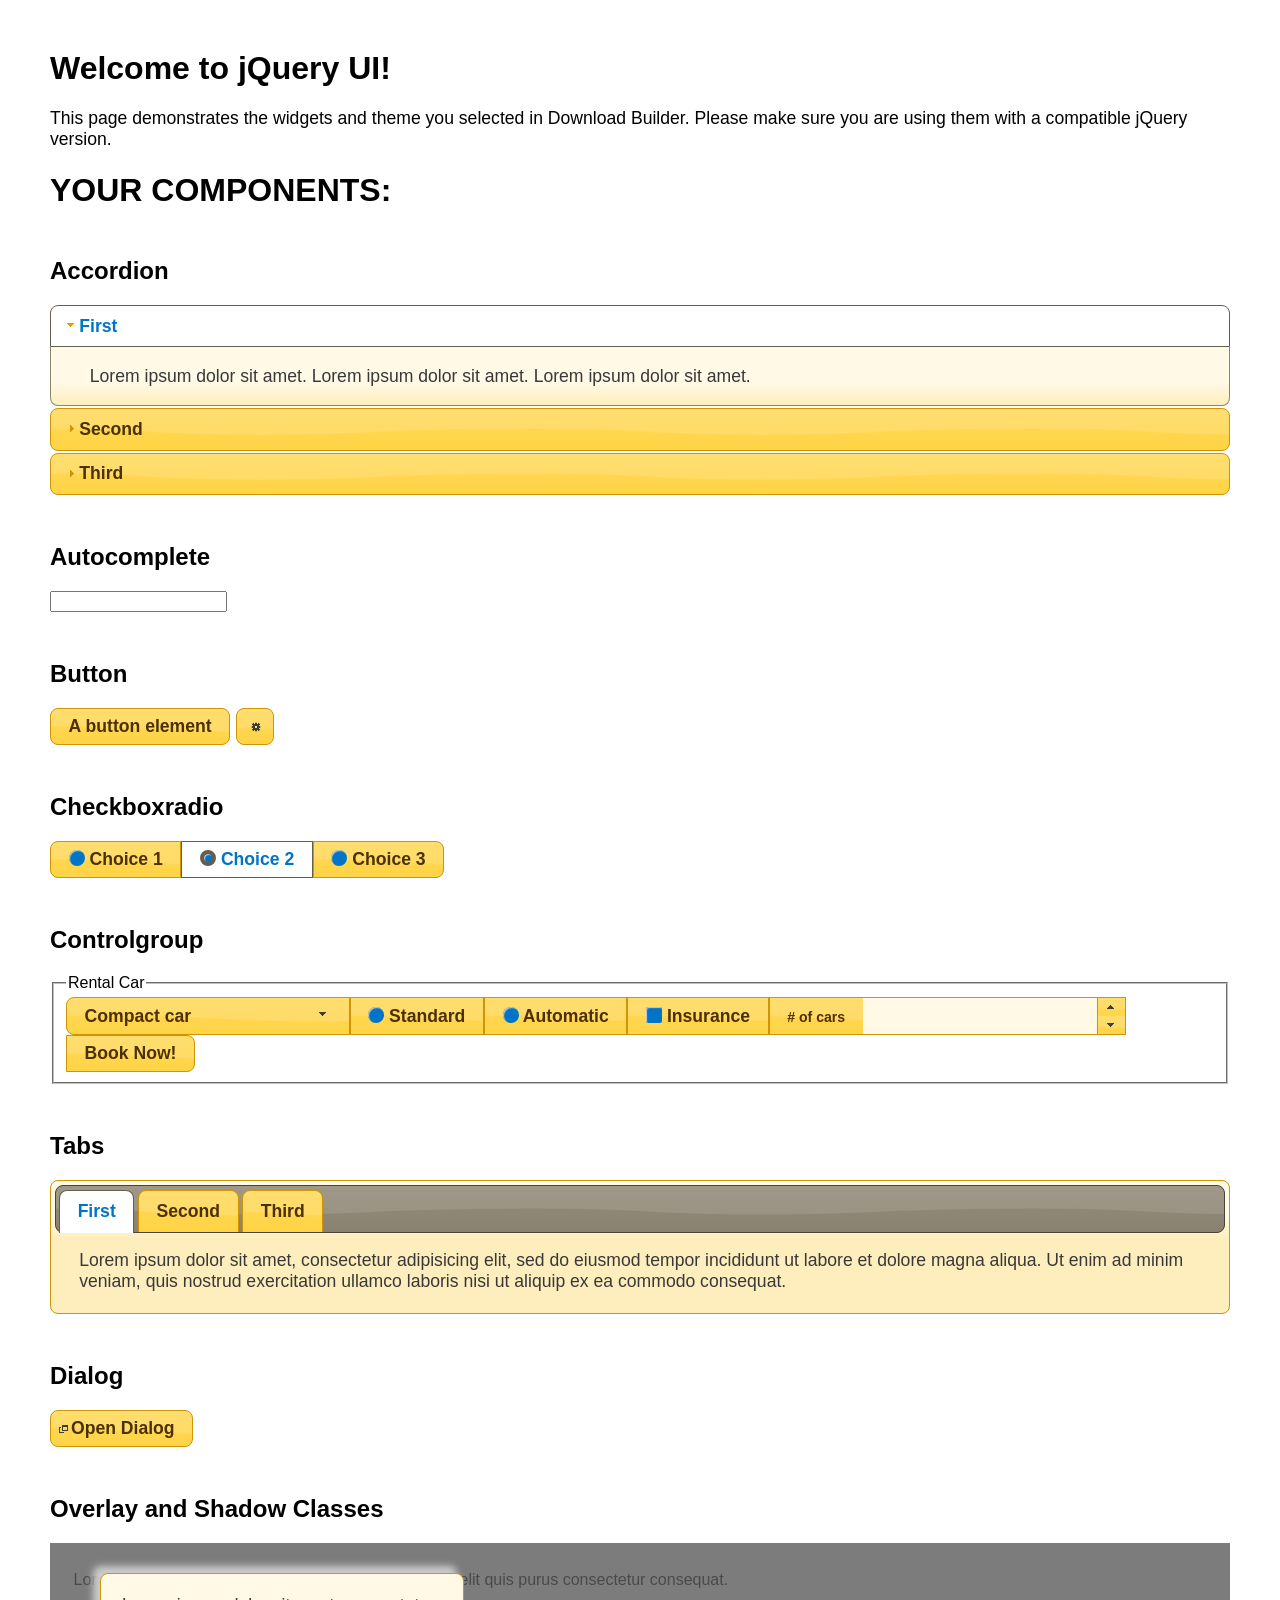
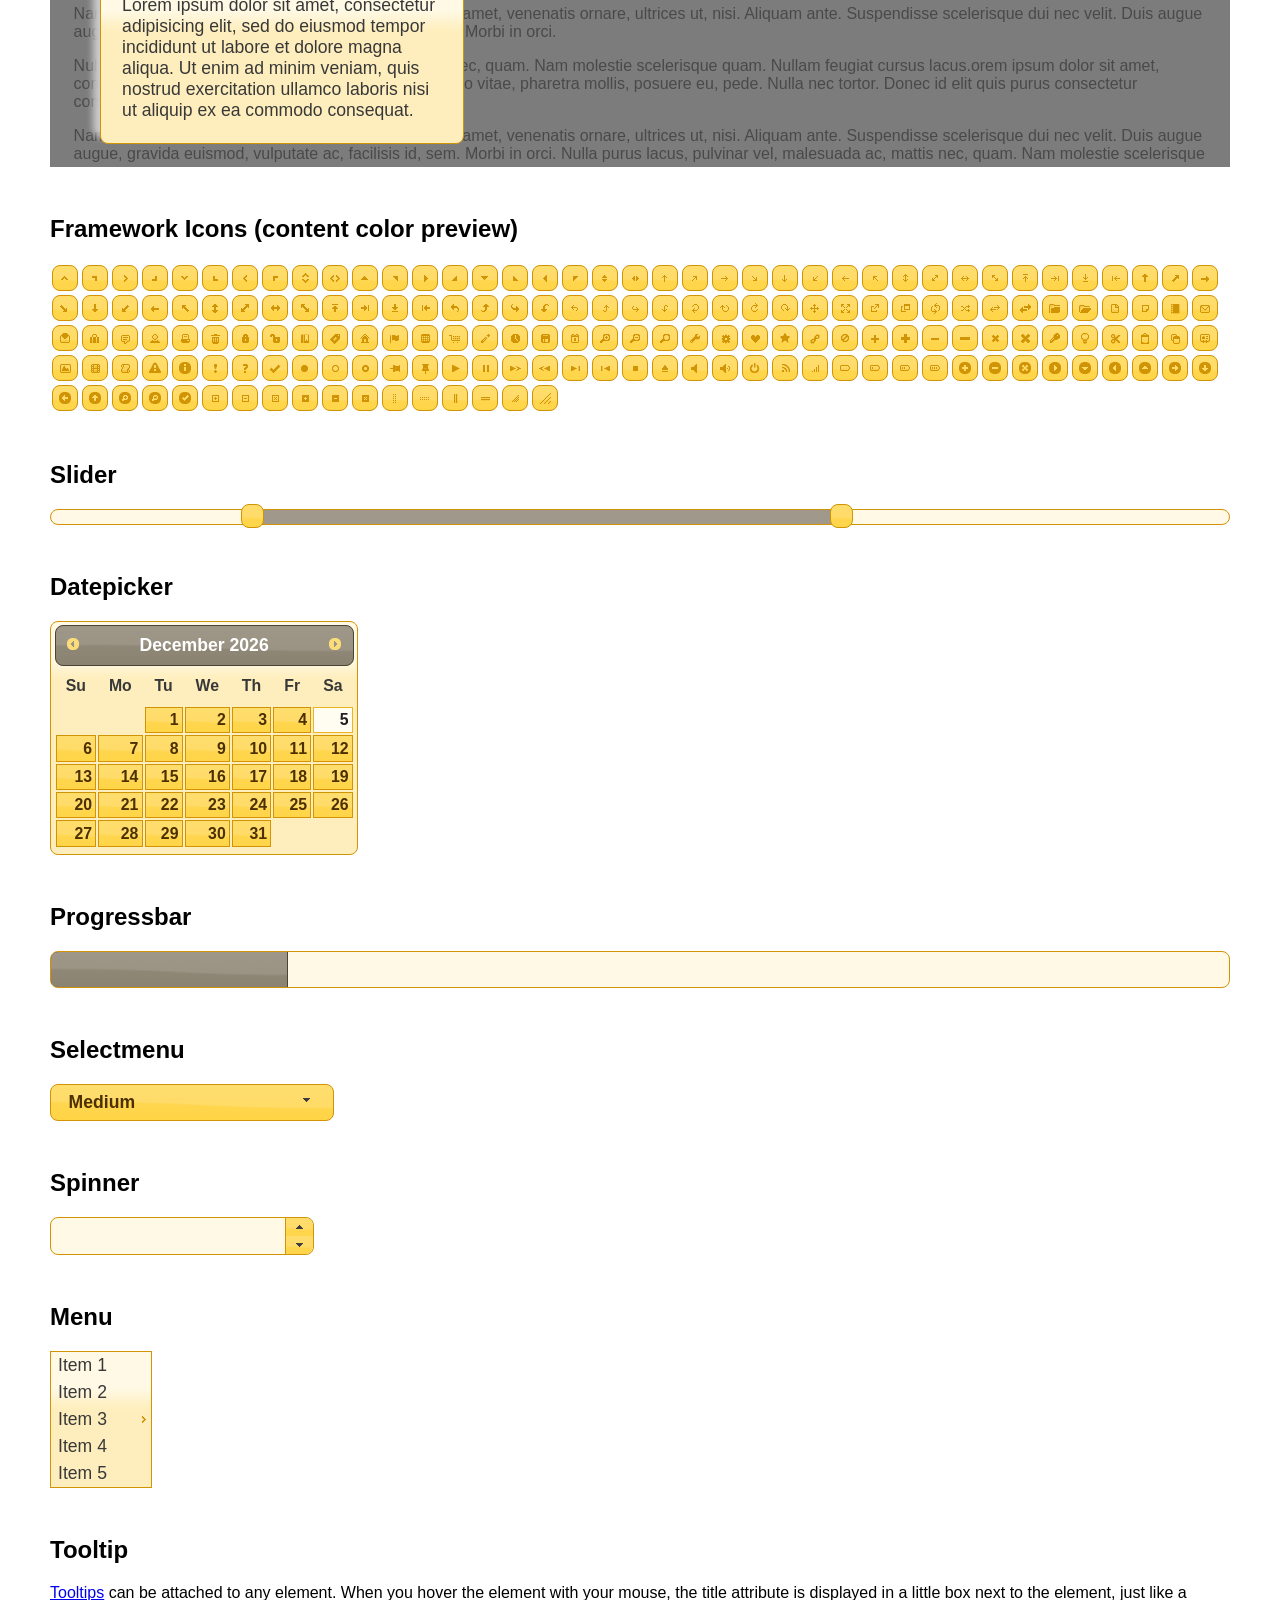
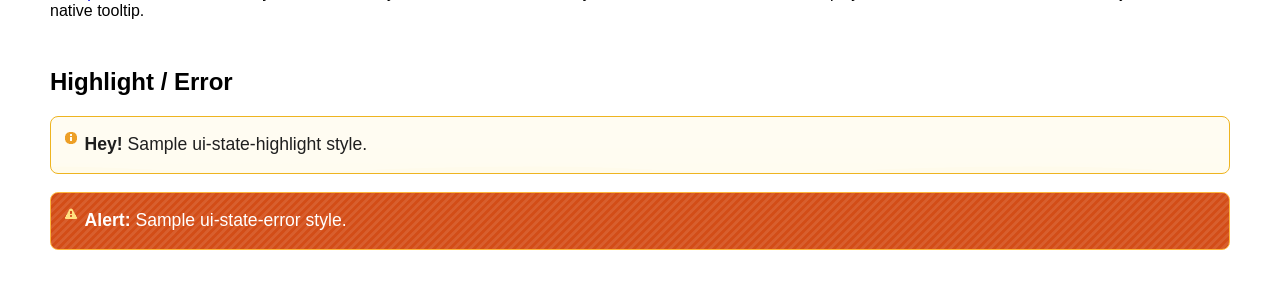
<file: assets/jquery-ui/index.html>
<!doctype html>
<html lang="us">
<head>
	<meta charset="utf-8">
	<title>jQuery UI Example Page</title>
	<link href="jquery-ui.css" rel="stylesheet">
	<style>
	body{
		font-family: "Trebuchet MS", sans-serif;
		margin: 50px;
	}
	.demoHeaders {
		margin-top: 2em;
	}
	#dialog-link {
		padding: .4em 1em .4em 20px;
		text-decoration: none;
		position: relative;
	}
	#dialog-link span.ui-icon {
		margin: 0 5px 0 0;
		position: absolute;
		left: .2em;
		top: 50%;
		margin-top: -8px;
	}
	#icons {
		margin: 0;
		padding: 0;
	}
	#icons li {
		margin: 2px;
		position: relative;
		padding: 4px 0;
		cursor: pointer;
		float: left;
		list-style: none;
	}
	#icons span.ui-icon {
		float: left;
		margin: 0 4px;
	}
	.fakewindowcontain .ui-widget-overlay {
		position: absolute;
	}
	select {
		width: 200px;
	}
	</style>
</head>
<body>

<h1>Welcome to jQuery UI!</h1>

<div class="ui-widget">
	<p>This page demonstrates the widgets and theme you selected in Download Builder. Please make sure you are using them with a compatible jQuery version.</p>
</div>

<h1>YOUR COMPONENTS:</h1>


<!-- Accordion -->
<h2 class="demoHeaders">Accordion</h2>
<div id="accordion">
	<h3>First</h3>
	<div>Lorem ipsum dolor sit amet. Lorem ipsum dolor sit amet. Lorem ipsum dolor sit amet.</div>
	<h3>Second</h3>
	<div>Phasellus mattis tincidunt nibh.</div>
	<h3>Third</h3>
	<div>Nam dui erat, auctor a, dignissim quis.</div>
</div>



<!-- Autocomplete -->
<h2 class="demoHeaders">Autocomplete</h2>
<div>
	<input id="autocomplete" title="type &quot;a&quot;">
</div>



<!-- Button -->
<h2 class="demoHeaders">Button</h2>
<button id="button">A button element</button>
<button id="button-icon">An icon-only button</button>



<!-- Checkboxradio -->
<h2 class="demoHeaders">Checkboxradio</h2>
<form style="margin-top: 1em;">
	<div id="radioset">
		<input type="radio" id="radio1" name="radio"><label for="radio1">Choice 1</label>
		<input type="radio" id="radio2" name="radio" checked="checked"><label for="radio2">Choice 2</label>
		<input type="radio" id="radio3" name="radio"><label for="radio3">Choice 3</label>
	</div>
</form>



<!-- Controlgroup -->
<h2 class="demoHeaders">Controlgroup</h2>
<fieldset>
	<legend>Rental Car</legend>
	<div id="controlgroup">
		<select id="car-type">
			<option>Compact car</option>
			<option>Midsize car</option>
			<option>Full size car</option>
			<option>SUV</option>
			<option>Luxury</option>
			<option>Truck</option>
			<option>Van</option>
		</select>
		<label for="transmission-standard">Standard</label>
		<input type="radio" name="transmission" id="transmission-standard">
		<label for="transmission-automatic">Automatic</label>
		<input type="radio" name="transmission" id="transmission-automatic">
		<label for="insurance">Insurance</label>
		<input type="checkbox" name="insurance" id="insurance">
		<label for="horizontal-spinner" class="ui-controlgroup-label"># of cars</label>
		<input id="horizontal-spinner" class="ui-spinner-input">
		<button>Book Now!</button>
	</div>
</fieldset>



<!-- Tabs -->
<h2 class="demoHeaders">Tabs</h2>
<div id="tabs">
	<ul>
		<li><a href="#tabs-1">First</a></li>
		<li><a href="#tabs-2">Second</a></li>
		<li><a href="#tabs-3">Third</a></li>
	</ul>
	<div id="tabs-1">Lorem ipsum dolor sit amet, consectetur adipisicing elit, sed do eiusmod tempor incididunt ut labore et dolore magna aliqua. Ut enim ad minim veniam, quis nostrud exercitation ullamco laboris nisi ut aliquip ex ea commodo consequat.</div>
	<div id="tabs-2">Phasellus mattis tincidunt nibh. Cras orci urna, blandit id, pretium vel, aliquet ornare, felis. Maecenas scelerisque sem non nisl. Fusce sed lorem in enim dictum bibendum.</div>
	<div id="tabs-3">Nam dui erat, auctor a, dignissim quis, sollicitudin eu, felis. Pellentesque nisi urna, interdum eget, sagittis et, consequat vestibulum, lacus. Mauris porttitor ullamcorper augue.</div>
</div>



<h2 class="demoHeaders">Dialog</h2>
<p>
	<button id="dialog-link" class="ui-button ui-corner-all ui-widget">
		<span class="ui-icon ui-icon-newwin"></span>Open Dialog
	</button>
</p>

<h2 class="demoHeaders">Overlay and Shadow Classes</h2>
<div style="position: relative; width: 96%; height: 200px; padding:1% 2%; overflow:hidden;" class="fakewindowcontain">
	<p>Lorem ipsum dolor sit amet,  Nulla nec tortor. Donec id elit quis purus consectetur consequat. </p><p>Nam congue semper tellus. Sed erat dolor, dapibus sit amet, venenatis ornare, ultrices ut, nisi. Aliquam ante. Suspendisse scelerisque dui nec velit. Duis augue augue, gravida euismod, vulputate ac, facilisis id, sem. Morbi in orci. </p><p>Nulla purus lacus, pulvinar vel, malesuada ac, mattis nec, quam. Nam molestie scelerisque quam. Nullam feugiat cursus lacus.orem ipsum dolor sit amet, consectetur adipiscing elit. Donec libero risus, commodo vitae, pharetra mollis, posuere eu, pede. Nulla nec tortor. Donec id elit quis purus consectetur consequat. </p><p>Nam congue semper tellus. Sed erat dolor, dapibus sit amet, venenatis ornare, ultrices ut, nisi. Aliquam ante. Suspendisse scelerisque dui nec velit. Duis augue augue, gravida euismod, vulputate ac, facilisis id, sem. Morbi in orci. Nulla purus lacus, pulvinar vel, malesuada ac, mattis nec, quam. Nam molestie scelerisque quam. </p><p>Nullam feugiat cursus lacus.orem ipsum dolor sit amet, consectetur adipiscing elit. Donec libero risus, commodo vitae, pharetra mollis, posuere eu, pede. Nulla nec tortor. Donec id elit quis purus consectetur consequat. Nam congue semper tellus. Sed erat dolor, dapibus sit amet, venenatis ornare, ultrices ut, nisi. Aliquam ante. </p><p>Suspendisse scelerisque dui nec velit. Duis augue augue, gravida euismod, vulputate ac, facilisis id, sem. Morbi in orci. Nulla purus lacus, pulvinar vel, malesuada ac, mattis nec, quam. Nam molestie scelerisque quam. Nullam feugiat cursus lacus.orem ipsum dolor sit amet, consectetur adipiscing elit. Donec libero risus, commodo vitae, pharetra mollis, posuere eu, pede. Nulla nec tortor. Donec id elit quis purus consectetur consequat. Nam congue semper tellus. Sed erat dolor, dapibus sit amet, venenatis ornare, ultrices ut, nisi. </p>

	<!-- ui-dialog -->
	<div class="ui-widget-overlay ui-front"></div>
	<div style="position: absolute; width: 320px; left: 50px; top: 30px; padding: 1.2em" class="ui-widget ui-front ui-widget-content ui-corner-all ui-widget-shadow">
		Lorem ipsum dolor sit amet, consectetur adipisicing elit, sed do eiusmod tempor incididunt ut labore et dolore magna aliqua. Ut enim ad minim veniam, quis nostrud exercitation ullamco laboris nisi ut aliquip ex ea commodo consequat.
	</div>

</div>

<!-- ui-dialog -->
<div id="dialog" title="Dialog Title">
	<p>Lorem ipsum dolor sit amet, consectetur adipisicing elit, sed do eiusmod tempor incididunt ut labore et dolore magna aliqua. Ut enim ad minim veniam, quis nostrud exercitation ullamco laboris nisi ut aliquip ex ea commodo consequat.</p>
</div>



<h2 class="demoHeaders">Framework Icons (content color preview)</h2>
<ul id="icons" class="ui-widget ui-helper-clearfix">
	<li class="ui-state-default ui-corner-all" title=".ui-icon-caret-1-n"><span class="ui-icon ui-icon-caret-1-n"></span></li>
	<li class="ui-state-default ui-corner-all" title=".ui-icon-caret-1-ne"><span class="ui-icon ui-icon-caret-1-ne"></span></li>
	<li class="ui-state-default ui-corner-all" title=".ui-icon-caret-1-e"><span class="ui-icon ui-icon-caret-1-e"></span></li>
	<li class="ui-state-default ui-corner-all" title=".ui-icon-caret-1-se"><span class="ui-icon ui-icon-caret-1-se"></span></li>
	<li class="ui-state-default ui-corner-all" title=".ui-icon-caret-1-s"><span class="ui-icon ui-icon-caret-1-s"></span></li>
	<li class="ui-state-default ui-corner-all" title=".ui-icon-caret-1-sw"><span class="ui-icon ui-icon-caret-1-sw"></span></li>
	<li class="ui-state-default ui-corner-all" title=".ui-icon-caret-1-w"><span class="ui-icon ui-icon-caret-1-w"></span></li>
	<li class="ui-state-default ui-corner-all" title=".ui-icon-caret-1-nw"><span class="ui-icon ui-icon-caret-1-nw"></span></li>
	<li class="ui-state-default ui-corner-all" title=".ui-icon-caret-2-n-s"><span class="ui-icon ui-icon-caret-2-n-s"></span></li>
	<li class="ui-state-default ui-corner-all" title=".ui-icon-caret-2-e-w"><span class="ui-icon ui-icon-caret-2-e-w"></span></li>
	<li class="ui-state-default ui-corner-all" title=".ui-icon-triangle-1-n"><span class="ui-icon ui-icon-triangle-1-n"></span></li>
	<li class="ui-state-default ui-corner-all" title=".ui-icon-triangle-1-ne"><span class="ui-icon ui-icon-triangle-1-ne"></span></li>
	<li class="ui-state-default ui-corner-all" title=".ui-icon-triangle-1-e"><span class="ui-icon ui-icon-triangle-1-e"></span></li>
	<li class="ui-state-default ui-corner-all" title=".ui-icon-triangle-1-se"><span class="ui-icon ui-icon-triangle-1-se"></span></li>
	<li class="ui-state-default ui-corner-all" title=".ui-icon-triangle-1-s"><span class="ui-icon ui-icon-triangle-1-s"></span></li>
	<li class="ui-state-default ui-corner-all" title=".ui-icon-triangle-1-sw"><span class="ui-icon ui-icon-triangle-1-sw"></span></li>
	<li class="ui-state-default ui-corner-all" title=".ui-icon-triangle-1-w"><span class="ui-icon ui-icon-triangle-1-w"></span></li>
	<li class="ui-state-default ui-corner-all" title=".ui-icon-triangle-1-nw"><span class="ui-icon ui-icon-triangle-1-nw"></span></li>
	<li class="ui-state-default ui-corner-all" title=".ui-icon-triangle-2-n-s"><span class="ui-icon ui-icon-triangle-2-n-s"></span></li>
	<li class="ui-state-default ui-corner-all" title=".ui-icon-triangle-2-e-w"><span class="ui-icon ui-icon-triangle-2-e-w"></span></li>
	<li class="ui-state-default ui-corner-all" title=".ui-icon-arrow-1-n"><span class="ui-icon ui-icon-arrow-1-n"></span></li>
	<li class="ui-state-default ui-corner-all" title=".ui-icon-arrow-1-ne"><span class="ui-icon ui-icon-arrow-1-ne"></span></li>
	<li class="ui-state-default ui-corner-all" title=".ui-icon-arrow-1-e"><span class="ui-icon ui-icon-arrow-1-e"></span></li>
	<li class="ui-state-default ui-corner-all" title=".ui-icon-arrow-1-se"><span class="ui-icon ui-icon-arrow-1-se"></span></li>
	<li class="ui-state-default ui-corner-all" title=".ui-icon-arrow-1-s"><span class="ui-icon ui-icon-arrow-1-s"></span></li>
	<li class="ui-state-default ui-corner-all" title=".ui-icon-arrow-1-sw"><span class="ui-icon ui-icon-arrow-1-sw"></span></li>
	<li class="ui-state-default ui-corner-all" title=".ui-icon-arrow-1-w"><span class="ui-icon ui-icon-arrow-1-w"></span></li>
	<li class="ui-state-default ui-corner-all" title=".ui-icon-arrow-1-nw"><span class="ui-icon ui-icon-arrow-1-nw"></span></li>
	<li class="ui-state-default ui-corner-all" title=".ui-icon-arrow-2-n-s"><span class="ui-icon ui-icon-arrow-2-n-s"></span></li>
	<li class="ui-state-default ui-corner-all" title=".ui-icon-arrow-2-ne-sw"><span class="ui-icon ui-icon-arrow-2-ne-sw"></span></li>
	<li class="ui-state-default ui-corner-all" title=".ui-icon-arrow-2-e-w"><span class="ui-icon ui-icon-arrow-2-e-w"></span></li>
	<li class="ui-state-default ui-corner-all" title=".ui-icon-arrow-2-se-nw"><span class="ui-icon ui-icon-arrow-2-se-nw"></span></li>
	<li class="ui-state-default ui-corner-all" title=".ui-icon-arrowstop-1-n"><span class="ui-icon ui-icon-arrowstop-1-n"></span></li>
	<li class="ui-state-default ui-corner-all" title=".ui-icon-arrowstop-1-e"><span class="ui-icon ui-icon-arrowstop-1-e"></span></li>
	<li class="ui-state-default ui-corner-all" title=".ui-icon-arrowstop-1-s"><span class="ui-icon ui-icon-arrowstop-1-s"></span></li>
	<li class="ui-state-default ui-corner-all" title=".ui-icon-arrowstop-1-w"><span class="ui-icon ui-icon-arrowstop-1-w"></span></li>
	<li class="ui-state-default ui-corner-all" title=".ui-icon-arrowthick-1-n"><span class="ui-icon ui-icon-arrowthick-1-n"></span></li>
	<li class="ui-state-default ui-corner-all" title=".ui-icon-arrowthick-1-ne"><span class="ui-icon ui-icon-arrowthick-1-ne"></span></li>
	<li class="ui-state-default ui-corner-all" title=".ui-icon-arrowthick-1-e"><span class="ui-icon ui-icon-arrowthick-1-e"></span></li>
	<li class="ui-state-default ui-corner-all" title=".ui-icon-arrowthick-1-se"><span class="ui-icon ui-icon-arrowthick-1-se"></span></li>
	<li class="ui-state-default ui-corner-all" title=".ui-icon-arrowthick-1-s"><span class="ui-icon ui-icon-arrowthick-1-s"></span></li>
	<li class="ui-state-default ui-corner-all" title=".ui-icon-arrowthick-1-sw"><span class="ui-icon ui-icon-arrowthick-1-sw"></span></li>
	<li class="ui-state-default ui-corner-all" title=".ui-icon-arrowthick-1-w"><span class="ui-icon ui-icon-arrowthick-1-w"></span></li>
	<li class="ui-state-default ui-corner-all" title=".ui-icon-arrowthick-1-nw"><span class="ui-icon ui-icon-arrowthick-1-nw"></span></li>
	<li class="ui-state-default ui-corner-all" title=".ui-icon-arrowthick-2-n-s"><span class="ui-icon ui-icon-arrowthick-2-n-s"></span></li>
	<li class="ui-state-default ui-corner-all" title=".ui-icon-arrowthick-2-ne-sw"><span class="ui-icon ui-icon-arrowthick-2-ne-sw"></span></li>
	<li class="ui-state-default ui-corner-all" title=".ui-icon-arrowthick-2-e-w"><span class="ui-icon ui-icon-arrowthick-2-e-w"></span></li>
	<li class="ui-state-default ui-corner-all" title=".ui-icon-arrowthick-2-se-nw"><span class="ui-icon ui-icon-arrowthick-2-se-nw"></span></li>
	<li class="ui-state-default ui-corner-all" title=".ui-icon-arrowthickstop-1-n"><span class="ui-icon ui-icon-arrowthickstop-1-n"></span></li>
	<li class="ui-state-default ui-corner-all" title=".ui-icon-arrowthickstop-1-e"><span class="ui-icon ui-icon-arrowthickstop-1-e"></span></li>
	<li class="ui-state-default ui-corner-all" title=".ui-icon-arrowthickstop-1-s"><span class="ui-icon ui-icon-arrowthickstop-1-s"></span></li>
	<li class="ui-state-default ui-corner-all" title=".ui-icon-arrowthickstop-1-w"><span class="ui-icon ui-icon-arrowthickstop-1-w"></span></li>
	<li class="ui-state-default ui-corner-all" title=".ui-icon-arrowreturnthick-1-w"><span class="ui-icon ui-icon-arrowreturnthick-1-w"></span></li>
	<li class="ui-state-default ui-corner-all" title=".ui-icon-arrowreturnthick-1-n"><span class="ui-icon ui-icon-arrowreturnthick-1-n"></span></li>
	<li class="ui-state-default ui-corner-all" title=".ui-icon-arrowreturnthick-1-e"><span class="ui-icon ui-icon-arrowreturnthick-1-e"></span></li>
	<li class="ui-state-default ui-corner-all" title=".ui-icon-arrowreturnthick-1-s"><span class="ui-icon ui-icon-arrowreturnthick-1-s"></span></li>
	<li class="ui-state-default ui-corner-all" title=".ui-icon-arrowreturn-1-w"><span class="ui-icon ui-icon-arrowreturn-1-w"></span></li>
	<li class="ui-state-default ui-corner-all" title=".ui-icon-arrowreturn-1-n"><span class="ui-icon ui-icon-arrowreturn-1-n"></span></li>
	<li class="ui-state-default ui-corner-all" title=".ui-icon-arrowreturn-1-e"><span class="ui-icon ui-icon-arrowreturn-1-e"></span></li>
	<li class="ui-state-default ui-corner-all" title=".ui-icon-arrowreturn-1-s"><span class="ui-icon ui-icon-arrowreturn-1-s"></span></li>
	<li class="ui-state-default ui-corner-all" title=".ui-icon-arrowrefresh-1-w"><span class="ui-icon ui-icon-arrowrefresh-1-w"></span></li>
	<li class="ui-state-default ui-corner-all" title=".ui-icon-arrowrefresh-1-n"><span class="ui-icon ui-icon-arrowrefresh-1-n"></span></li>
	<li class="ui-state-default ui-corner-all" title=".ui-icon-arrowrefresh-1-e"><span class="ui-icon ui-icon-arrowrefresh-1-e"></span></li>
	<li class="ui-state-default ui-corner-all" title=".ui-icon-arrowrefresh-1-s"><span class="ui-icon ui-icon-arrowrefresh-1-s"></span></li>
	<li class="ui-state-default ui-corner-all" title=".ui-icon-arrow-4"><span class="ui-icon ui-icon-arrow-4"></span></li>
	<li class="ui-state-default ui-corner-all" title=".ui-icon-arrow-4-diag"><span class="ui-icon ui-icon-arrow-4-diag"></span></li>
	<li class="ui-state-default ui-corner-all" title=".ui-icon-extlink"><span class="ui-icon ui-icon-extlink"></span></li>
	<li class="ui-state-default ui-corner-all" title=".ui-icon-newwin"><span class="ui-icon ui-icon-newwin"></span></li>
	<li class="ui-state-default ui-corner-all" title=".ui-icon-refresh"><span class="ui-icon ui-icon-refresh"></span></li>
	<li class="ui-state-default ui-corner-all" title=".ui-icon-shuffle"><span class="ui-icon ui-icon-shuffle"></span></li>
	<li class="ui-state-default ui-corner-all" title=".ui-icon-transfer-e-w"><span class="ui-icon ui-icon-transfer-e-w"></span></li>
	<li class="ui-state-default ui-corner-all" title=".ui-icon-transferthick-e-w"><span class="ui-icon ui-icon-transferthick-e-w"></span></li>
	<li class="ui-state-default ui-corner-all" title=".ui-icon-folder-collapsed"><span class="ui-icon ui-icon-folder-collapsed"></span></li>
	<li class="ui-state-default ui-corner-all" title=".ui-icon-folder-open"><span class="ui-icon ui-icon-folder-open"></span></li>
	<li class="ui-state-default ui-corner-all" title=".ui-icon-document"><span class="ui-icon ui-icon-document"></span></li>
	<li class="ui-state-default ui-corner-all" title=".ui-icon-document-b"><span class="ui-icon ui-icon-document-b"></span></li>
	<li class="ui-state-default ui-corner-all" title=".ui-icon-note"><span class="ui-icon ui-icon-note"></span></li>
	<li class="ui-state-default ui-corner-all" title=".ui-icon-mail-closed"><span class="ui-icon ui-icon-mail-closed"></span></li>
	<li class="ui-state-default ui-corner-all" title=".ui-icon-mail-open"><span class="ui-icon ui-icon-mail-open"></span></li>
	<li class="ui-state-default ui-corner-all" title=".ui-icon-suitcase"><span class="ui-icon ui-icon-suitcase"></span></li>
	<li class="ui-state-default ui-corner-all" title=".ui-icon-comment"><span class="ui-icon ui-icon-comment"></span></li>
	<li class="ui-state-default ui-corner-all" title=".ui-icon-person"><span class="ui-icon ui-icon-person"></span></li>
	<li class="ui-state-default ui-corner-all" title=".ui-icon-print"><span class="ui-icon ui-icon-print"></span></li>
	<li class="ui-state-default ui-corner-all" title=".ui-icon-trash"><span class="ui-icon ui-icon-trash"></span></li>
	<li class="ui-state-default ui-corner-all" title=".ui-icon-locked"><span class="ui-icon ui-icon-locked"></span></li>
	<li class="ui-state-default ui-corner-all" title=".ui-icon-unlocked"><span class="ui-icon ui-icon-unlocked"></span></li>
	<li class="ui-state-default ui-corner-all" title=".ui-icon-bookmark"><span class="ui-icon ui-icon-bookmark"></span></li>
	<li class="ui-state-default ui-corner-all" title=".ui-icon-tag"><span class="ui-icon ui-icon-tag"></span></li>
	<li class="ui-state-default ui-corner-all" title=".ui-icon-home"><span class="ui-icon ui-icon-home"></span></li>
	<li class="ui-state-default ui-corner-all" title=".ui-icon-flag"><span class="ui-icon ui-icon-flag"></span></li>
	<li class="ui-state-default ui-corner-all" title=".ui-icon-calculator"><span class="ui-icon ui-icon-calculator"></span></li>
	<li class="ui-state-default ui-corner-all" title=".ui-icon-cart"><span class="ui-icon ui-icon-cart"></span></li>
	<li class="ui-state-default ui-corner-all" title=".ui-icon-pencil"><span class="ui-icon ui-icon-pencil"></span></li>
	<li class="ui-state-default ui-corner-all" title=".ui-icon-clock"><span class="ui-icon ui-icon-clock"></span></li>
	<li class="ui-state-default ui-corner-all" title=".ui-icon-disk"><span class="ui-icon ui-icon-disk"></span></li>
	<li class="ui-state-default ui-corner-all" title=".ui-icon-calendar"><span class="ui-icon ui-icon-calendar"></span></li>
	<li class="ui-state-default ui-corner-all" title=".ui-icon-zoomin"><span class="ui-icon ui-icon-zoomin"></span></li>
	<li class="ui-state-default ui-corner-all" title=".ui-icon-zoomout"><span class="ui-icon ui-icon-zoomout"></span></li>
	<li class="ui-state-default ui-corner-all" title=".ui-icon-search"><span class="ui-icon ui-icon-search"></span></li>
	<li class="ui-state-default ui-corner-all" title=".ui-icon-wrench"><span class="ui-icon ui-icon-wrench"></span></li>
	<li class="ui-state-default ui-corner-all" title=".ui-icon-gear"><span class="ui-icon ui-icon-gear"></span></li>
	<li class="ui-state-default ui-corner-all" title=".ui-icon-heart"><span class="ui-icon ui-icon-heart"></span></li>
	<li class="ui-state-default ui-corner-all" title=".ui-icon-star"><span class="ui-icon ui-icon-star"></span></li>
	<li class="ui-state-default ui-corner-all" title=".ui-icon-link"><span class="ui-icon ui-icon-link"></span></li>
	<li class="ui-state-default ui-corner-all" title=".ui-icon-cancel"><span class="ui-icon ui-icon-cancel"></span></li>
	<li class="ui-state-default ui-corner-all" title=".ui-icon-plus"><span class="ui-icon ui-icon-plus"></span></li>
	<li class="ui-state-default ui-corner-all" title=".ui-icon-plusthick"><span class="ui-icon ui-icon-plusthick"></span></li>
	<li class="ui-state-default ui-corner-all" title=".ui-icon-minus"><span class="ui-icon ui-icon-minus"></span></li>
	<li class="ui-state-default ui-corner-all" title=".ui-icon-minusthick"><span class="ui-icon ui-icon-minusthick"></span></li>
	<li class="ui-state-default ui-corner-all" title=".ui-icon-close"><span class="ui-icon ui-icon-close"></span></li>
	<li class="ui-state-default ui-corner-all" title=".ui-icon-closethick"><span class="ui-icon ui-icon-closethick"></span></li>
	<li class="ui-state-default ui-corner-all" title=".ui-icon-key"><span class="ui-icon ui-icon-key"></span></li>
	<li class="ui-state-default ui-corner-all" title=".ui-icon-lightbulb"><span class="ui-icon ui-icon-lightbulb"></span></li>
	<li class="ui-state-default ui-corner-all" title=".ui-icon-scissors"><span class="ui-icon ui-icon-scissors"></span></li>
	<li class="ui-state-default ui-corner-all" title=".ui-icon-clipboard"><span class="ui-icon ui-icon-clipboard"></span></li>
	<li class="ui-state-default ui-corner-all" title=".ui-icon-copy"><span class="ui-icon ui-icon-copy"></span></li>
	<li class="ui-state-default ui-corner-all" title=".ui-icon-contact"><span class="ui-icon ui-icon-contact"></span></li>
	<li class="ui-state-default ui-corner-all" title=".ui-icon-image"><span class="ui-icon ui-icon-image"></span></li>
	<li class="ui-state-default ui-corner-all" title=".ui-icon-video"><span class="ui-icon ui-icon-video"></span></li>
	<li class="ui-state-default ui-corner-all" title=".ui-icon-script"><span class="ui-icon ui-icon-script"></span></li>
	<li class="ui-state-default ui-corner-all" title=".ui-icon-alert"><span class="ui-icon ui-icon-alert"></span></li>
	<li class="ui-state-default ui-corner-all" title=".ui-icon-info"><span class="ui-icon ui-icon-info"></span></li>
	<li class="ui-state-default ui-corner-all" title=".ui-icon-notice"><span class="ui-icon ui-icon-notice"></span></li>
	<li class="ui-state-default ui-corner-all" title=".ui-icon-help"><span class="ui-icon ui-icon-help"></span></li>
	<li class="ui-state-default ui-corner-all" title=".ui-icon-check"><span class="ui-icon ui-icon-check"></span></li>
	<li class="ui-state-default ui-corner-all" title=".ui-icon-bullet"><span class="ui-icon ui-icon-bullet"></span></li>
	<li class="ui-state-default ui-corner-all" title=".ui-icon-radio-off"><span class="ui-icon ui-icon-radio-off"></span></li>
	<li class="ui-state-default ui-corner-all" title=".ui-icon-radio-on"><span class="ui-icon ui-icon-radio-on"></span></li>
	<li class="ui-state-default ui-corner-all" title=".ui-icon-pin-w"><span class="ui-icon ui-icon-pin-w"></span></li>
	<li class="ui-state-default ui-corner-all" title=".ui-icon-pin-s"><span class="ui-icon ui-icon-pin-s"></span></li>
	<li class="ui-state-default ui-corner-all" title=".ui-icon-play"><span class="ui-icon ui-icon-play"></span></li>
	<li class="ui-state-default ui-corner-all" title=".ui-icon-pause"><span class="ui-icon ui-icon-pause"></span></li>
	<li class="ui-state-default ui-corner-all" title=".ui-icon-seek-next"><span class="ui-icon ui-icon-seek-next"></span></li>
	<li class="ui-state-default ui-corner-all" title=".ui-icon-seek-prev"><span class="ui-icon ui-icon-seek-prev"></span></li>
	<li class="ui-state-default ui-corner-all" title=".ui-icon-seek-end"><span class="ui-icon ui-icon-seek-end"></span></li>
	<li class="ui-state-default ui-corner-all" title=".ui-icon-seek-first"><span class="ui-icon ui-icon-seek-first"></span></li>
	<li class="ui-state-default ui-corner-all" title=".ui-icon-stop"><span class="ui-icon ui-icon-stop"></span></li>
	<li class="ui-state-default ui-corner-all" title=".ui-icon-eject"><span class="ui-icon ui-icon-eject"></span></li>
	<li class="ui-state-default ui-corner-all" title=".ui-icon-volume-off"><span class="ui-icon ui-icon-volume-off"></span></li>
	<li class="ui-state-default ui-corner-all" title=".ui-icon-volume-on"><span class="ui-icon ui-icon-volume-on"></span></li>
	<li class="ui-state-default ui-corner-all" title=".ui-icon-power"><span class="ui-icon ui-icon-power"></span></li>
	<li class="ui-state-default ui-corner-all" title=".ui-icon-signal-diag"><span class="ui-icon ui-icon-signal-diag"></span></li>
	<li class="ui-state-default ui-corner-all" title=".ui-icon-signal"><span class="ui-icon ui-icon-signal"></span></li>
	<li class="ui-state-default ui-corner-all" title=".ui-icon-battery-0"><span class="ui-icon ui-icon-battery-0"></span></li>
	<li class="ui-state-default ui-corner-all" title=".ui-icon-battery-1"><span class="ui-icon ui-icon-battery-1"></span></li>
	<li class="ui-state-default ui-corner-all" title=".ui-icon-battery-2"><span class="ui-icon ui-icon-battery-2"></span></li>
	<li class="ui-state-default ui-corner-all" title=".ui-icon-battery-3"><span class="ui-icon ui-icon-battery-3"></span></li>
	<li class="ui-state-default ui-corner-all" title=".ui-icon-circle-plus"><span class="ui-icon ui-icon-circle-plus"></span></li>
	<li class="ui-state-default ui-corner-all" title=".ui-icon-circle-minus"><span class="ui-icon ui-icon-circle-minus"></span></li>
	<li class="ui-state-default ui-corner-all" title=".ui-icon-circle-close"><span class="ui-icon ui-icon-circle-close"></span></li>
	<li class="ui-state-default ui-corner-all" title=".ui-icon-circle-triangle-e"><span class="ui-icon ui-icon-circle-triangle-e"></span></li>
	<li class="ui-state-default ui-corner-all" title=".ui-icon-circle-triangle-s"><span class="ui-icon ui-icon-circle-triangle-s"></span></li>
	<li class="ui-state-default ui-corner-all" title=".ui-icon-circle-triangle-w"><span class="ui-icon ui-icon-circle-triangle-w"></span></li>
	<li class="ui-state-default ui-corner-all" title=".ui-icon-circle-triangle-n"><span class="ui-icon ui-icon-circle-triangle-n"></span></li>
	<li class="ui-state-default ui-corner-all" title=".ui-icon-circle-arrow-e"><span class="ui-icon ui-icon-circle-arrow-e"></span></li>
	<li class="ui-state-default ui-corner-all" title=".ui-icon-circle-arrow-s"><span class="ui-icon ui-icon-circle-arrow-s"></span></li>
	<li class="ui-state-default ui-corner-all" title=".ui-icon-circle-arrow-w"><span class="ui-icon ui-icon-circle-arrow-w"></span></li>
	<li class="ui-state-default ui-corner-all" title=".ui-icon-circle-arrow-n"><span class="ui-icon ui-icon-circle-arrow-n"></span></li>
	<li class="ui-state-default ui-corner-all" title=".ui-icon-circle-zoomin"><span class="ui-icon ui-icon-circle-zoomin"></span></li>
	<li class="ui-state-default ui-corner-all" title=".ui-icon-circle-zoomout"><span class="ui-icon ui-icon-circle-zoomout"></span></li>
	<li class="ui-state-default ui-corner-all" title=".ui-icon-circle-check"><span class="ui-icon ui-icon-circle-check"></span></li>
	<li class="ui-state-default ui-corner-all" title=".ui-icon-circlesmall-plus"><span class="ui-icon ui-icon-circlesmall-plus"></span></li>
	<li class="ui-state-default ui-corner-all" title=".ui-icon-circlesmall-minus"><span class="ui-icon ui-icon-circlesmall-minus"></span></li>
	<li class="ui-state-default ui-corner-all" title=".ui-icon-circlesmall-close"><span class="ui-icon ui-icon-circlesmall-close"></span></li>
	<li class="ui-state-default ui-corner-all" title=".ui-icon-squaresmall-plus"><span class="ui-icon ui-icon-squaresmall-plus"></span></li>
	<li class="ui-state-default ui-corner-all" title=".ui-icon-squaresmall-minus"><span class="ui-icon ui-icon-squaresmall-minus"></span></li>
	<li class="ui-state-default ui-corner-all" title=".ui-icon-squaresmall-close"><span class="ui-icon ui-icon-squaresmall-close"></span></li>
	<li class="ui-state-default ui-corner-all" title=".ui-icon-grip-dotted-vertical"><span class="ui-icon ui-icon-grip-dotted-vertical"></span></li>
	<li class="ui-state-default ui-corner-all" title=".ui-icon-grip-dotted-horizontal"><span class="ui-icon ui-icon-grip-dotted-horizontal"></span></li>
	<li class="ui-state-default ui-corner-all" title=".ui-icon-grip-solid-vertical"><span class="ui-icon ui-icon-grip-solid-vertical"></span></li>
	<li class="ui-state-default ui-corner-all" title=".ui-icon-grip-solid-horizontal"><span class="ui-icon ui-icon-grip-solid-horizontal"></span></li>
	<li class="ui-state-default ui-corner-all" title=".ui-icon-gripsmall-diagonal-se"><span class="ui-icon ui-icon-gripsmall-diagonal-se"></span></li>
	<li class="ui-state-default ui-corner-all" title=".ui-icon-grip-diagonal-se"><span class="ui-icon ui-icon-grip-diagonal-se"></span></li>
</ul>


<!-- Slider -->
<h2 class="demoHeaders">Slider</h2>
<div id="slider"></div>



<!-- Datepicker -->
<h2 class="demoHeaders">Datepicker</h2>
<div id="datepicker"></div>



<!-- Progressbar -->
<h2 class="demoHeaders">Progressbar</h2>
<div id="progressbar"></div>



<!-- Progressbar -->
<h2 class="demoHeaders">Selectmenu</h2>
<select id="selectmenu">
	<option>Slower</option>
	<option>Slow</option>
	<option selected="selected">Medium</option>
	<option>Fast</option>
	<option>Faster</option>
</select>



<!-- Spinner -->
<h2 class="demoHeaders">Spinner</h2>
<input id="spinner">



<!-- Menu -->
<h2 class="demoHeaders">Menu</h2>
<ul style="width:100px;" id="menu">
	<li><div>Item 1</div></li>
	<li><div>Item 2</div></li>
	<li><div>Item 3</div>
		<ul>
			<li><div>Item 3-1</div></li>
			<li><div>Item 3-2</div></li>
			<li><div>Item 3-3</div></li>
			<li><div>Item 3-4</div></li>
			<li><div>Item 3-5</div></li>
		</ul>
	</li>
	<li><div>Item 4</div></li>
	<li><div>Item 5</div></li>
</ul>



<!-- Tooltip -->
<h2 class="demoHeaders">Tooltip</h2>
<p id="tooltip">
	<a href="#" title="That&apos;s what this widget is">Tooltips</a> can be attached to any element. When you hover
the element with your mouse, the title attribute is displayed in a little box next to the element, just like a native tooltip.
</p>


<!-- Highlight / Error -->
<h2 class="demoHeaders">Highlight / Error</h2>
<div class="ui-widget">
	<div class="ui-state-highlight ui-corner-all" style="margin-top: 20px; padding: 0 .7em;">
		<p><span class="ui-icon ui-icon-info" style="float: left; margin-right: .3em;"></span>
		<strong>Hey!</strong> Sample ui-state-highlight style.</p>
	</div>
</div>
<br>
<div class="ui-widget">
	<div class="ui-state-error ui-corner-all" style="padding: 0 .7em;">
		<p><span class="ui-icon ui-icon-alert" style="float: left; margin-right: .3em;"></span>
		<strong>Alert:</strong> Sample ui-state-error style.</p>
	</div>
</div>

<script src="external/jquery/jquery.js"></script>
<script src="jquery-ui.js"></script>
<script>

$( "#accordion" ).accordion();



var availableTags = [
	"ActionScript",
	"AppleScript",
	"Asp",
	"BASIC",
	"C",
	"C++",
	"Clojure",
	"COBOL",
	"ColdFusion",
	"Erlang",
	"Fortran",
	"Groovy",
	"Haskell",
	"Java",
	"JavaScript",
	"Lisp",
	"Perl",
	"PHP",
	"Python",
	"Ruby",
	"Scala",
	"Scheme"
];
$( "#autocomplete" ).autocomplete({
	source: availableTags
});



$( "#button" ).button();
$( "#button-icon" ).button({
	icon: "ui-icon-gear",
	showLabel: false
});



$( "#radioset" ).buttonset();



$( "#controlgroup" ).controlgroup();



$( "#tabs" ).tabs();



$( "#dialog" ).dialog({
	autoOpen: false,
	width: 400,
	buttons: [
		{
			text: "Ok",
			click: function() {
				$( this ).dialog( "close" );
			}
		},
		{
			text: "Cancel",
			click: function() {
				$( this ).dialog( "close" );
			}
		}
	]
});

// Link to open the dialog
$( "#dialog-link" ).click(function( event ) {
	$( "#dialog" ).dialog( "open" );
	event.preventDefault();
});



$( "#datepicker" ).datepicker({
	inline: true
});



$( "#slider" ).slider({
	range: true,
	values: [ 17, 67 ]
});



$( "#progressbar" ).progressbar({
	value: 20
});



$( "#spinner" ).spinner();



$( "#menu" ).menu();



$( "#tooltip" ).tooltip();



$( "#selectmenu" ).selectmenu();


// Hover states on the static widgets
$( "#dialog-link, #icons li" ).hover(
	function() {
		$( this ).addClass( "ui-state-hover" );
	},
	function() {
		$( this ).removeClass( "ui-state-hover" );
	}
);
</script>
</body>
</html>
</file>
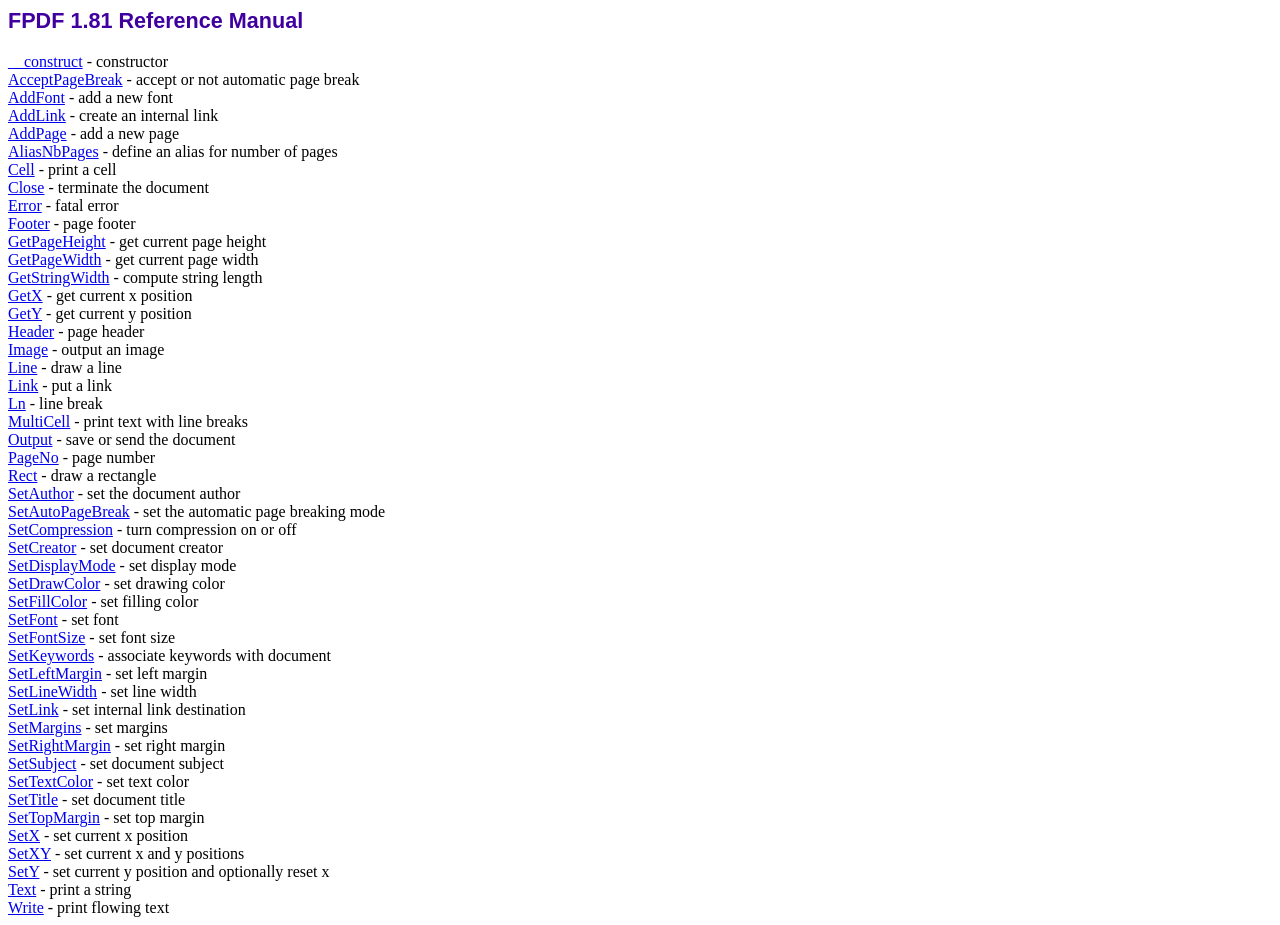
<file: assets/fpdf/doc/index.htm>
<!DOCTYPE html PUBLIC "-//W3C//DTD HTML 4.01 Transitional//EN">
<html>
<head>
<meta http-equiv="Content-Type" content="text/html; charset=ISO-8859-1">
<title>FPDF 1.81 Reference Manual</title>
<link type="text/css" rel="stylesheet" href="../fpdf.css">
</head>
<body>
<h1>FPDF 1.81 Reference Manual</h1>
<a href="__construct.htm">__construct</a> - constructor<br>
<a href="acceptpagebreak.htm">AcceptPageBreak</a> - accept or not automatic page break<br>
<a href="addfont.htm">AddFont</a> - add a new font<br>
<a href="addlink.htm">AddLink</a> - create an internal link<br>
<a href="addpage.htm">AddPage</a> - add a new page<br>
<a href="aliasnbpages.htm">AliasNbPages</a> - define an alias for number of pages<br>
<a href="cell.htm">Cell</a> - print a cell<br>
<a href="close.htm">Close</a> - terminate the document<br>
<a href="error.htm">Error</a> - fatal error<br>
<a href="footer.htm">Footer</a> - page footer<br>
<a href="getpageheight.htm">GetPageHeight</a> - get current page height<br>
<a href="getpagewidth.htm">GetPageWidth</a> - get current page width<br>
<a href="getstringwidth.htm">GetStringWidth</a> - compute string length<br>
<a href="getx.htm">GetX</a> - get current x position<br>
<a href="gety.htm">GetY</a> - get current y position<br>
<a href="header.htm">Header</a> - page header<br>
<a href="image.htm">Image</a> - output an image<br>
<a href="line.htm">Line</a> - draw a line<br>
<a href="link.htm">Link</a> - put a link<br>
<a href="ln.htm">Ln</a> - line break<br>
<a href="multicell.htm">MultiCell</a> - print text with line breaks<br>
<a href="output.htm">Output</a> - save or send the document<br>
<a href="pageno.htm">PageNo</a> - page number<br>
<a href="rect.htm">Rect</a> - draw a rectangle<br>
<a href="setauthor.htm">SetAuthor</a> - set the document author<br>
<a href="setautopagebreak.htm">SetAutoPageBreak</a> - set the automatic page breaking mode<br>
<a href="setcompression.htm">SetCompression</a> - turn compression on or off<br>
<a href="setcreator.htm">SetCreator</a> - set document creator<br>
<a href="setdisplaymode.htm">SetDisplayMode</a> - set display mode<br>
<a href="setdrawcolor.htm">SetDrawColor</a> - set drawing color<br>
<a href="setfillcolor.htm">SetFillColor</a> - set filling color<br>
<a href="setfont.htm">SetFont</a> - set font<br>
<a href="setfontsize.htm">SetFontSize</a> - set font size<br>
<a href="setkeywords.htm">SetKeywords</a> - associate keywords with document<br>
<a href="setleftmargin.htm">SetLeftMargin</a> - set left margin<br>
<a href="setlinewidth.htm">SetLineWidth</a> - set line width<br>
<a href="setlink.htm">SetLink</a> - set internal link destination<br>
<a href="setmargins.htm">SetMargins</a> - set margins<br>
<a href="setrightmargin.htm">SetRightMargin</a> - set right margin<br>
<a href="setsubject.htm">SetSubject</a> - set document subject<br>
<a href="settextcolor.htm">SetTextColor</a> - set text color<br>
<a href="settitle.htm">SetTitle</a> - set document title<br>
<a href="settopmargin.htm">SetTopMargin</a> - set top margin<br>
<a href="setx.htm">SetX</a> - set current x position<br>
<a href="setxy.htm">SetXY</a> - set current x and y positions<br>
<a href="sety.htm">SetY</a> - set current y position and optionally reset x<br>
<a href="text.htm">Text</a> - print a string<br>
<a href="write.htm">Write</a> - print flowing text<br>
</body>
</html>
</file>
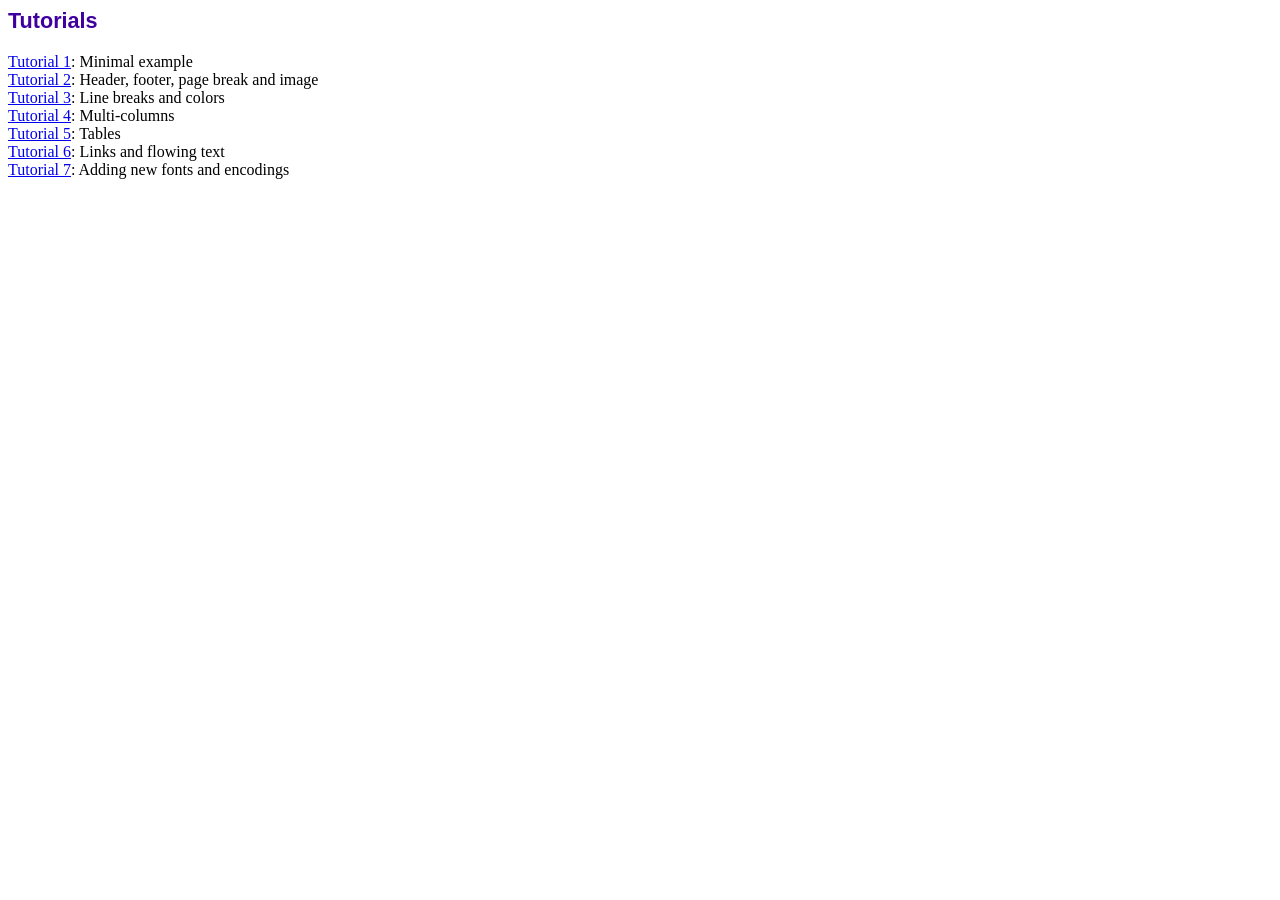
<file: assets/fpdf/tutorial/index.htm>
<!DOCTYPE html PUBLIC "-//W3C//DTD HTML 4.01 Transitional//EN">
<html>
<head>
<meta http-equiv="Content-Type" content="text/html; charset=ISO-8859-1">
<title>Tutorials</title>
<link type="text/css" rel="stylesheet" href="../fpdf.css">
</head>
<body>
<h1>Tutorials</h1>
<ul style="list-style-type:none; margin-left:0; padding-left:0">
<li><a href="tuto1.htm">Tutorial 1</a>: Minimal example</li>
<li><a href="tuto2.htm">Tutorial 2</a>: Header, footer, page break and image</li>
<li><a href="tuto3.htm">Tutorial 3</a>: Line breaks and colors</li>
<li><a href="tuto4.htm">Tutorial 4</a>: Multi-columns</li>
<li><a href="tuto5.htm">Tutorial 5</a>: Tables</li>
<li><a href="tuto6.htm">Tutorial 6</a>: Links and flowing text</li>
<li><a href="tuto7.htm">Tutorial 7</a>: Adding new fonts and encodings</li>
</ul>
</body>
</html>
</file>
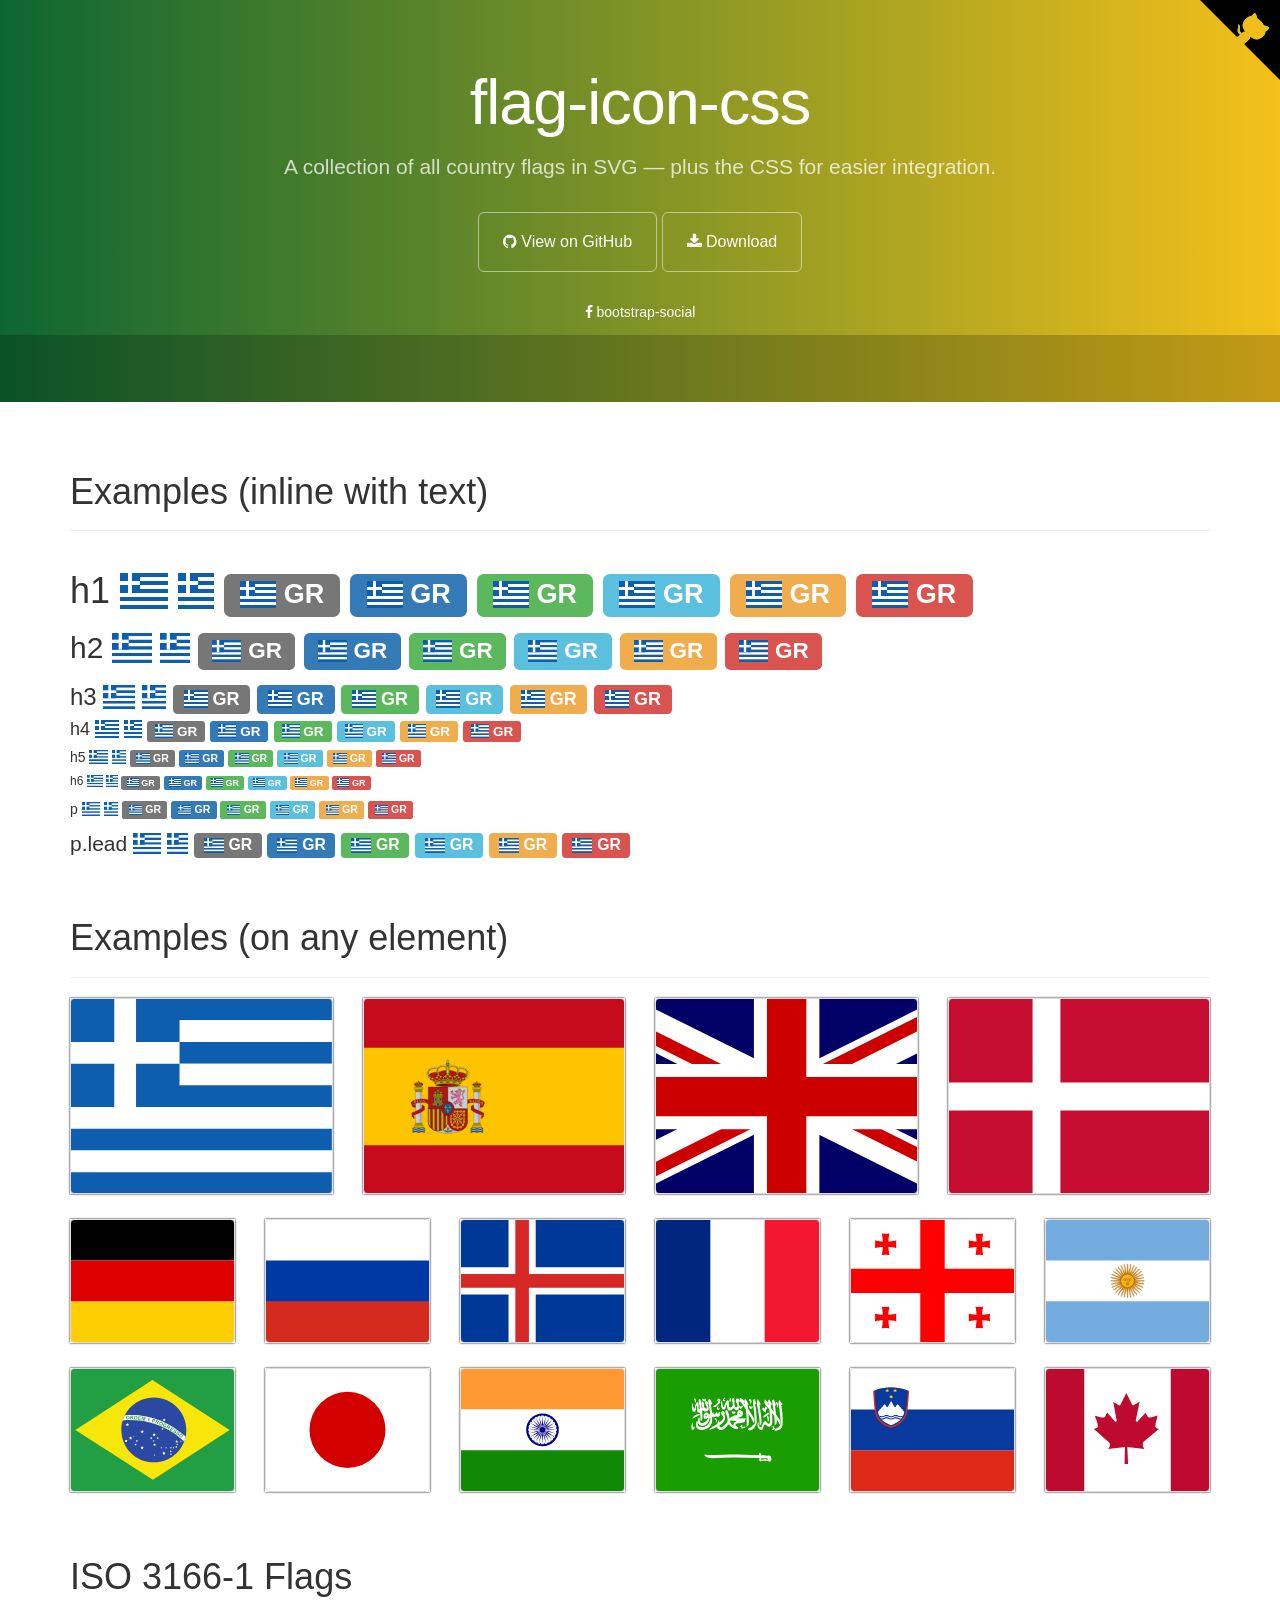
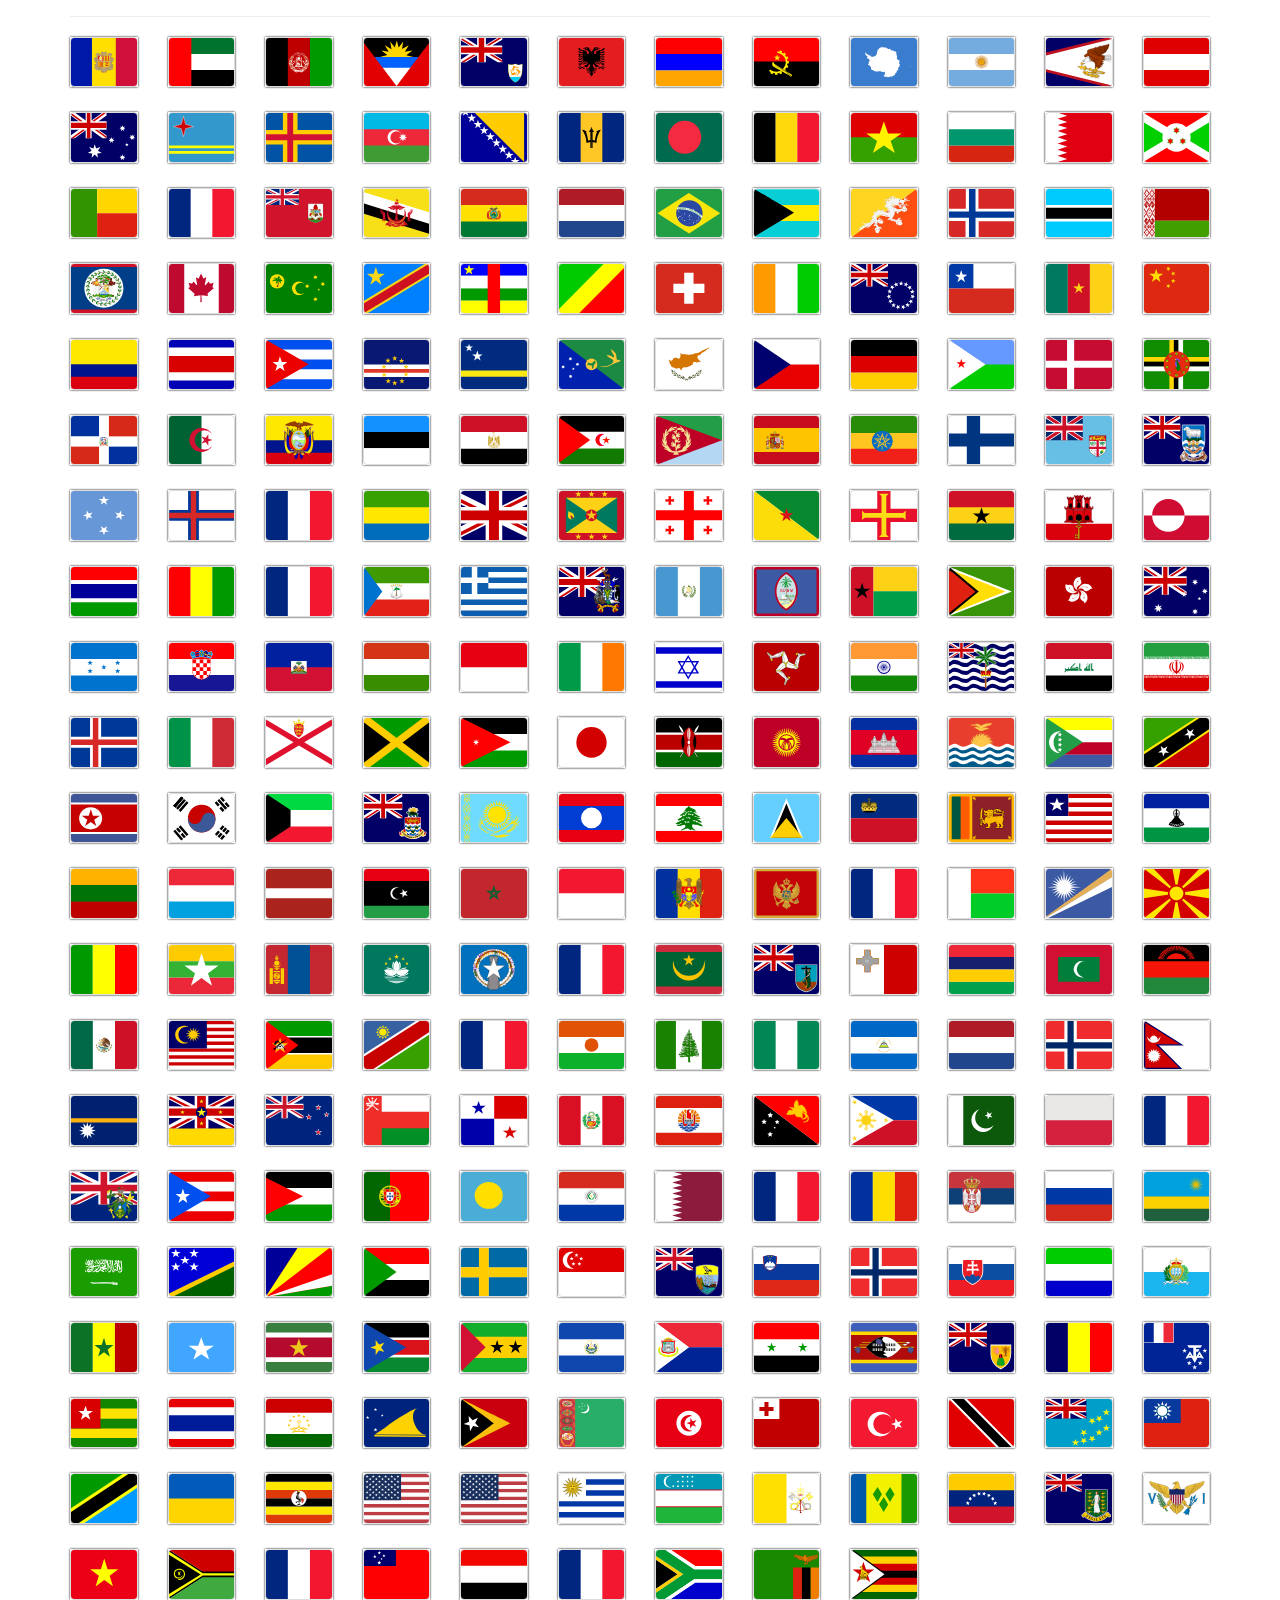
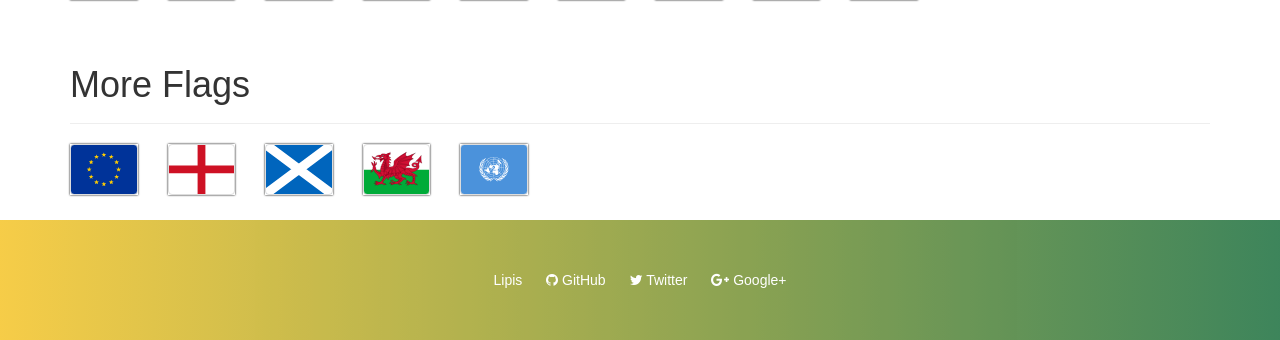
<file: assets/vendors/iconfonts/flag-icon-css/index.html>
<!DOCTYPE html>
<html lang="en">
  <head>
    <meta charset="utf-8">
    <meta name="viewport" content="width=device-width, initial-scale=1.0">
    <meta property="og:type" content="website" />
    <meta property="og:url" content="https://lipis.github.io/flag-icon-css/" />

    <title>SVG Country Flags | flag-icon-css</title>

    <link href="https://maxcdn.bootstrapcdn.com/bootstrap/3.3.6/css/bootstrap.min.css" rel="stylesheet" id="bootstrap">
    <link href="https://maxcdn.bootstrapcdn.com/font-awesome/4.5.0/css/font-awesome.min.css" rel="stylesheet">
    <link href="./assets/docs.css" rel="stylesheet">
    <link href="./css/flag-icon.css" rel="stylesheet">
  </head>

  <body>
    <div class="jumbotron">
      <div class="container">
        <h1>flag-icon-css</h1>
        <p>
          A collection of all country flags in SVG — plus the CSS for easier integration.
        </p>
        <a href="https://github.com/lipis/flag-icon-css" class="btn btn-outline btn-lg"><span class="fa fa-github"></span> View on GitHub</a>
        <a href="https://github.com/lipis/flag-icon-css/archive/master.zip" class="btn btn-outline btn-lg"><span class="fa fa-download"></span> Download</a>
        <ul class="jumbotron-links">
          <li><a href="https://lipis.github.io/bootstrap-social"><span class="fa fa-facebook"></span> bootstrap-social</a></li>
        </ul>
      </div>
      <div class="bottom">
        <iframe src="https://ghbtns.com/github-btn.html?user=lipis&amp;repo=flag-icon-css&amp;type=watch&amp;count=true" class="social-share"></iframe>
      </div>
    </div>
    <script>
      if (window.location.hostname.indexOf('github') > 0) {
        window.location.replace("http://flag-icon-css.lip.is/");
      }
    </script>
    <div class="container">
      <section id="examples">
        <div class="page-header">
          <h1>Examples (inline with text)</h1>
        </div>
        <div class="no-wrap">
          <h1>
            h1
            <span class="flag-icon flag-icon-gr"></span>
            <span class="flag-icon flag-icon-squared flag-icon-gr"></span>
            <span class="label label-default"><span class="flag-icon flag-icon-gr"></span> GR</span>
            <span class="label label-primary"><span class="flag-icon flag-icon-gr"></span> GR</span>
            <span class="label label-success"><span class="flag-icon flag-icon-gr"></span> GR</span>
            <span class="label label-info"><span class="flag-icon flag-icon-gr"></span> GR</span>
            <span class="label label-warning"><span class="flag-icon flag-icon-gr"></span> GR</span>
            <span class="label label-danger"><span class="flag-icon flag-icon-gr"></span> GR</span>
          </h1>
          <h2>
            h2
            <span class="flag-icon flag-icon-gr"></span>
            <span class="flag-icon flag-icon-squared flag-icon-gr"></span>
            <span class="label label-default"><span class="flag-icon flag-icon-gr"></span> GR</span>
            <span class="label label-primary"><span class="flag-icon flag-icon-gr"></span> GR</span>
            <span class="label label-success"><span class="flag-icon flag-icon-gr"></span> GR</span>
            <span class="label label-info"><span class="flag-icon flag-icon-gr"></span> GR</span>
            <span class="label label-warning"><span class="flag-icon flag-icon-gr"></span> GR</span>
            <span class="label label-danger"><span class="flag-icon flag-icon-gr"></span> GR</span>
          </h2>
          <h3>
            h3
            <span class="flag-icon flag-icon-gr"></span>
            <span class="flag-icon flag-icon-squared flag-icon-gr"></span>
            <span class="label label-default"><span class="flag-icon flag-icon-gr"></span> GR</span>
            <span class="label label-primary"><span class="flag-icon flag-icon-gr"></span> GR</span>
            <span class="label label-success"><span class="flag-icon flag-icon-gr"></span> GR</span>
            <span class="label label-info"><span class="flag-icon flag-icon-gr"></span> GR</span>
            <span class="label label-warning"><span class="flag-icon flag-icon-gr"></span> GR</span>
            <span class="label label-danger"><span class="flag-icon flag-icon-gr"></span> GR</span>
          </h3>
          <h4>
            h4
            <span class="flag-icon flag-icon-gr"></span>
            <span class="flag-icon flag-icon-squared flag-icon-gr"></span>
            <span class="label label-default"><span class="flag-icon flag-icon-gr"></span> GR</span>
            <span class="label label-primary"><span class="flag-icon flag-icon-gr"></span> GR</span>
            <span class="label label-success"><span class="flag-icon flag-icon-gr"></span> GR</span>
            <span class="label label-info"><span class="flag-icon flag-icon-gr"></span> GR</span>
            <span class="label label-warning"><span class="flag-icon flag-icon-gr"></span> GR</span>
            <span class="label label-danger"><span class="flag-icon flag-icon-gr"></span> GR</span>
          </h4>
          <h5>
            h5
            <span class="flag-icon flag-icon-gr"></span>
            <span class="flag-icon flag-icon-squared flag-icon-gr"></span>
            <span class="label label-default"><span class="flag-icon flag-icon-gr"></span> GR</span>
            <span class="label label-primary"><span class="flag-icon flag-icon-gr"></span> GR</span>
            <span class="label label-success"><span class="flag-icon flag-icon-gr"></span> GR</span>
            <span class="label label-info"><span class="flag-icon flag-icon-gr"></span> GR</span>
            <span class="label label-warning"><span class="flag-icon flag-icon-gr"></span> GR</span>
            <span class="label label-danger"><span class="flag-icon flag-icon-gr"></span> GR</span>
          </h5>
          <h6>
            h6
            <span class="flag-icon flag-icon-gr"></span>
            <span class="flag-icon flag-icon-squared flag-icon-gr"></span>
            <span class="label label-default"><span class="flag-icon flag-icon-gr"></span> GR</span>
            <span class="label label-primary"><span class="flag-icon flag-icon-gr"></span> GR</span>
            <span class="label label-success"><span class="flag-icon flag-icon-gr"></span> GR</span>
            <span class="label label-info"><span class="flag-icon flag-icon-gr"></span> GR</span>
            <span class="label label-warning"><span class="flag-icon flag-icon-gr"></span> GR</span>
            <span class="label label-danger"><span class="flag-icon flag-icon-gr"></span> GR</span>
          </h6>
          <p>
            p
            <span class="flag-icon flag-icon-gr"></span>
            <span class="flag-icon flag-icon-squared flag-icon-gr"></span>
            <span class="label label-default"><span class="flag-icon flag-icon-gr"></span> GR</span>
            <span class="label label-primary"><span class="flag-icon flag-icon-gr"></span> GR</span>
            <span class="label label-success"><span class="flag-icon flag-icon-gr"></span> GR</span>
            <span class="label label-info"><span class="flag-icon flag-icon-gr"></span> GR</span>
            <span class="label label-warning"><span class="flag-icon flag-icon-gr"></span> GR</span>
            <span class="label label-danger"><span class="flag-icon flag-icon-gr"></span> GR</span>
          </p>
          <p class="lead">
            p.lead
            <span class="flag-icon flag-icon-gr"></span>
            <span class="flag-icon flag-icon-squared flag-icon-gr"></span>
            <span class="label label-default"><span class="flag-icon flag-icon-gr"></span> GR</span>
            <span class="label label-primary"><span class="flag-icon flag-icon-gr"></span> GR</span>
            <span class="label label-success"><span class="flag-icon flag-icon-gr"></span> GR</span>
            <span class="label label-info"><span class="flag-icon flag-icon-gr"></span> GR</span>
            <span class="label label-warning"><span class="flag-icon flag-icon-gr"></span> GR</span>
            <span class="label label-danger"><span class="flag-icon flag-icon-gr"></span> GR</span>
          </p>
        </section>
      </section>
      <section id="more" class="d">
        <div class="page-header">
          <h1>Examples (on any element)</h1>
        </div>
        <div class="row">
          <div class="col-lg-3 col-md-4 col-sm-4 col-xs-6">
            <div class="flag-wrapper">
              <div class="img-thumbnail flag flag-icon-background flag-icon-gr"></div>
            </div>
          </div>
          <div class="col-lg-3 col-md-4 col-sm-4 col-xs-6">
            <div class="flag-wrapper">
              <div class="img-thumbnail flag flag-icon-background flag-icon-es"></div>
            </div>
          </div>
          <div class="col-lg-3 col-md-4 col-sm-4 col-xs-3">
            <div class="flag-wrapper">
              <div class="img-thumbnail flag flag-icon-background flag-icon-gb"></div>
            </div>
          </div>
          <div class="col-lg-3 col-sm-2 col-xs-3">
            <div class="flag-wrapper">
              <div class="img-thumbnail flag flag-icon-background flag-icon-dk"></div>
            </div>
          </div>
          <div class="col-sm-2 col-xs-3">
            <div class="flag-wrapper">
              <div class="img-thumbnail flag flag-icon-background flag-icon-de"></div>
            </div>
          </div>
          <div class="col-sm-2 col-xs-3">
            <div class="flag-wrapper">
              <div class="img-thumbnail flag flag-icon-background flag-icon-ru"></div>
            </div>
          </div>
          <div class="col-sm-2 col-xs-3">
            <div class="flag-wrapper">
              <div class="img-thumbnail flag flag-icon-background flag-icon-is"></div>
            </div>
          </div>
          <div class="col-sm-2 col-xs-3">
            <div class="flag-wrapper">
              <div class="img-thumbnail flag flag-icon-background flag-icon-fr"></div>
            </div>
          </div>
          <div class="col-sm-2 col-xs-3">
            <div class="flag-wrapper">
              <div class="img-thumbnail flag flag-icon-background flag-icon-ge"></div>
            </div>
          </div>
          <div class="col-sm-2 col-xs-3">
            <div class="flag-wrapper">
              <div class="img-thumbnail flag flag-icon-background flag-icon-ar"></div>
            </div>
          </div>
          <div class="col-sm-2 col-xs-3">
            <div class="flag-wrapper">
              <div class="img-thumbnail flag flag-icon-background flag-icon-br"></div>
            </div>
          </div>
          <div class="col-sm-2 col-xs-3">
            <div class="flag-wrapper">
              <div class="img-thumbnail flag flag-icon-background flag-icon-jp"></div>
            </div>
          </div>
          <div class="col-sm-2 col-xs-3 hidden-xs">
            <div class="flag-wrapper">
              <div class="img-thumbnail flag flag-icon-background flag-icon-in"></div>
            </div>
          </div>
          <div class="col-sm-2 col-xs-3">
            <div class="flag-wrapper">
              <div class="img-thumbnail flag flag-icon-background flag-icon-sa"></div>
            </div>
          </div>
          <div class="col-sm-2 col-xs-3">
            <div class="flag-wrapper">
              <div class="img-thumbnail flag flag-icon-background flag-icon-si"></div>
            </div>
          </div>
          <div class="col-sm-2 col-xs-3 visible-lg">
            <div class="flag-wrapper">
              <div class="img-thumbnail flag flag-icon-background flag-icon-ca"></div>
            </div>
          </div>
        </div>
      </section>
      <section class="all-flags">
        <div class="page-header">
          <h1>ISO 3166-1 Flags</h1>
        </div>
        <div class="row">
          <div class="col-md-1 col-sm-2 col-xs-3"><div class="flag-wrapper"><div class="img-thumbnail flag flag-icon-background flag-icon-ad" title="ad" id="ad"></div></div></div>
          <div class="col-md-1 col-sm-2 col-xs-3"><div class="flag-wrapper"><div class="img-thumbnail flag flag-icon-background flag-icon-ae" title="ae" id="ae"></div></div></div>
          <div class="col-md-1 col-sm-2 col-xs-3"><div class="flag-wrapper"><div class="img-thumbnail flag flag-icon-background flag-icon-af" title="af" id="af"></div></div></div>
          <div class="col-md-1 col-sm-2 col-xs-3"><div class="flag-wrapper"><div class="img-thumbnail flag flag-icon-background flag-icon-ag" title="ag" id="ag"></div></div></div>
          <div class="col-md-1 col-sm-2 col-xs-3"><div class="flag-wrapper"><div class="img-thumbnail flag flag-icon-background flag-icon-ai" title="ai" id="ai"></div></div></div>
          <div class="col-md-1 col-sm-2 col-xs-3"><div class="flag-wrapper"><div class="img-thumbnail flag flag-icon-background flag-icon-al" title="al" id="al"></div></div></div>
          <div class="col-md-1 col-sm-2 col-xs-3"><div class="flag-wrapper"><div class="img-thumbnail flag flag-icon-background flag-icon-am" title="am" id="am"></div></div></div>
          <div class="col-md-1 col-sm-2 col-xs-3"><div class="flag-wrapper"><div class="img-thumbnail flag flag-icon-background flag-icon-ao" title="ao" id="ao"></div></div></div>
          <div class="col-md-1 col-sm-2 col-xs-3"><div class="flag-wrapper"><div class="img-thumbnail flag flag-icon-background flag-icon-aq" title="aq" id="aq"></div></div></div>
          <div class="col-md-1 col-sm-2 col-xs-3"><div class="flag-wrapper"><div class="img-thumbnail flag flag-icon-background flag-icon-ar" title="ar" id="ar"></div></div></div>
          <div class="col-md-1 col-sm-2 col-xs-3"><div class="flag-wrapper"><div class="img-thumbnail flag flag-icon-background flag-icon-as" title="as" id="as"></div></div></div>
          <div class="col-md-1 col-sm-2 col-xs-3"><div class="flag-wrapper"><div class="img-thumbnail flag flag-icon-background flag-icon-at" title="at" id="at"></div></div></div>
          <div class="col-md-1 col-sm-2 col-xs-3"><div class="flag-wrapper"><div class="img-thumbnail flag flag-icon-background flag-icon-au" title="au" id="au"></div></div></div>
          <div class="col-md-1 col-sm-2 col-xs-3"><div class="flag-wrapper"><div class="img-thumbnail flag flag-icon-background flag-icon-aw" title="aw" id="aw"></div></div></div>
          <div class="col-md-1 col-sm-2 col-xs-3"><div class="flag-wrapper"><div class="img-thumbnail flag flag-icon-background flag-icon-ax" title="ax" id="ax"></div></div></div>
          <div class="col-md-1 col-sm-2 col-xs-3"><div class="flag-wrapper"><div class="img-thumbnail flag flag-icon-background flag-icon-az" title="az" id="az"></div></div></div>
          <div class="col-md-1 col-sm-2 col-xs-3"><div class="flag-wrapper"><div class="img-thumbnail flag flag-icon-background flag-icon-ba" title="ba" id="ba"></div></div></div>
          <div class="col-md-1 col-sm-2 col-xs-3"><div class="flag-wrapper"><div class="img-thumbnail flag flag-icon-background flag-icon-bb" title="bb" id="bb"></div></div></div>
          <div class="col-md-1 col-sm-2 col-xs-3"><div class="flag-wrapper"><div class="img-thumbnail flag flag-icon-background flag-icon-bd" title="bd" id="bd"></div></div></div>
          <div class="col-md-1 col-sm-2 col-xs-3"><div class="flag-wrapper"><div class="img-thumbnail flag flag-icon-background flag-icon-be" title="be" id="be"></div></div></div>
          <div class="col-md-1 col-sm-2 col-xs-3"><div class="flag-wrapper"><div class="img-thumbnail flag flag-icon-background flag-icon-bf" title="bf" id="bf"></div></div></div>
          <div class="col-md-1 col-sm-2 col-xs-3"><div class="flag-wrapper"><div class="img-thumbnail flag flag-icon-background flag-icon-bg" title="bg" id="bg"></div></div></div>
          <div class="col-md-1 col-sm-2 col-xs-3"><div class="flag-wrapper"><div class="img-thumbnail flag flag-icon-background flag-icon-bh" title="bh" id="bh"></div></div></div>
          <div class="col-md-1 col-sm-2 col-xs-3"><div class="flag-wrapper"><div class="img-thumbnail flag flag-icon-background flag-icon-bi" title="bi" id="bi"></div></div></div>
          <div class="col-md-1 col-sm-2 col-xs-3"><div class="flag-wrapper"><div class="img-thumbnail flag flag-icon-background flag-icon-bj" title="bj" id="bj"></div></div></div>
          <div class="col-md-1 col-sm-2 col-xs-3"><div class="flag-wrapper"><div class="img-thumbnail flag flag-icon-background flag-icon-bl" title="bl" id="bl"></div></div></div>
          <div class="col-md-1 col-sm-2 col-xs-3"><div class="flag-wrapper"><div class="img-thumbnail flag flag-icon-background flag-icon-bm" title="bm" id="bm"></div></div></div>
          <div class="col-md-1 col-sm-2 col-xs-3"><div class="flag-wrapper"><div class="img-thumbnail flag flag-icon-background flag-icon-bn" title="bn" id="bn"></div></div></div>
          <div class="col-md-1 col-sm-2 col-xs-3"><div class="flag-wrapper"><div class="img-thumbnail flag flag-icon-background flag-icon-bo" title="bo" id="bo"></div></div></div>
          <div class="col-md-1 col-sm-2 col-xs-3"><div class="flag-wrapper"><div class="img-thumbnail flag flag-icon-background flag-icon-bq" title="bq" id="bq"></div></div></div>
          <div class="col-md-1 col-sm-2 col-xs-3"><div class="flag-wrapper"><div class="img-thumbnail flag flag-icon-background flag-icon-br" title="br" id="br"></div></div></div>
          <div class="col-md-1 col-sm-2 col-xs-3"><div class="flag-wrapper"><div class="img-thumbnail flag flag-icon-background flag-icon-bs" title="bs" id="bs"></div></div></div>
          <div class="col-md-1 col-sm-2 col-xs-3"><div class="flag-wrapper"><div class="img-thumbnail flag flag-icon-background flag-icon-bt" title="bt" id="bt"></div></div></div>
          <div class="col-md-1 col-sm-2 col-xs-3"><div class="flag-wrapper"><div class="img-thumbnail flag flag-icon-background flag-icon-bv" title="bv" id="bv"></div></div></div>
          <div class="col-md-1 col-sm-2 col-xs-3"><div class="flag-wrapper"><div class="img-thumbnail flag flag-icon-background flag-icon-bw" title="bw" id="bw"></div></div></div>
          <div class="col-md-1 col-sm-2 col-xs-3"><div class="flag-wrapper"><div class="img-thumbnail flag flag-icon-background flag-icon-by" title="by" id="by"></div></div></div>
          <div class="col-md-1 col-sm-2 col-xs-3"><div class="flag-wrapper"><div class="img-thumbnail flag flag-icon-background flag-icon-bz" title="bz" id="bz"></div></div></div>
          <div class="col-md-1 col-sm-2 col-xs-3"><div class="flag-wrapper"><div class="img-thumbnail flag flag-icon-background flag-icon-ca" title="ca" id="ca"></div></div></div>
          <div class="col-md-1 col-sm-2 col-xs-3"><div class="flag-wrapper"><div class="img-thumbnail flag flag-icon-background flag-icon-cc" title="cc" id="cc"></div></div></div>
          <div class="col-md-1 col-sm-2 col-xs-3"><div class="flag-wrapper"><div class="img-thumbnail flag flag-icon-background flag-icon-cd" title="cd" id="cd"></div></div></div>
          <div class="col-md-1 col-sm-2 col-xs-3"><div class="flag-wrapper"><div class="img-thumbnail flag flag-icon-background flag-icon-cf" title="cf" id="cf"></div></div></div>
          <div class="col-md-1 col-sm-2 col-xs-3"><div class="flag-wrapper"><div class="img-thumbnail flag flag-icon-background flag-icon-cg" title="cg" id="cg"></div></div></div>
          <div class="col-md-1 col-sm-2 col-xs-3"><div class="flag-wrapper"><div class="img-thumbnail flag flag-icon-background flag-icon-ch" title="ch" id="ch"></div></div></div>
          <div class="col-md-1 col-sm-2 col-xs-3"><div class="flag-wrapper"><div class="img-thumbnail flag flag-icon-background flag-icon-ci" title="ci" id="ci"></div></div></div>
          <div class="col-md-1 col-sm-2 col-xs-3"><div class="flag-wrapper"><div class="img-thumbnail flag flag-icon-background flag-icon-ck" title="ck" id="ck"></div></div></div>
          <div class="col-md-1 col-sm-2 col-xs-3"><div class="flag-wrapper"><div class="img-thumbnail flag flag-icon-background flag-icon-cl" title="cl" id="cl"></div></div></div>
          <div class="col-md-1 col-sm-2 col-xs-3"><div class="flag-wrapper"><div class="img-thumbnail flag flag-icon-background flag-icon-cm" title="cm" id="cm"></div></div></div>
          <div class="col-md-1 col-sm-2 col-xs-3"><div class="flag-wrapper"><div class="img-thumbnail flag flag-icon-background flag-icon-cn" title="cn" id="cn"></div></div></div>
          <div class="col-md-1 col-sm-2 col-xs-3"><div class="flag-wrapper"><div class="img-thumbnail flag flag-icon-background flag-icon-co" title="co" id="co"></div></div></div>
          <div class="col-md-1 col-sm-2 col-xs-3"><div class="flag-wrapper"><div class="img-thumbnail flag flag-icon-background flag-icon-cr" title="cr" id="cr"></div></div></div>
          <div class="col-md-1 col-sm-2 col-xs-3"><div class="flag-wrapper"><div class="img-thumbnail flag flag-icon-background flag-icon-cu" title="cu" id="cu"></div></div></div>
          <div class="col-md-1 col-sm-2 col-xs-3"><div class="flag-wrapper"><div class="img-thumbnail flag flag-icon-background flag-icon-cv" title="cv" id="cv"></div></div></div>
          <div class="col-md-1 col-sm-2 col-xs-3"><div class="flag-wrapper"><div class="img-thumbnail flag flag-icon-background flag-icon-cw" title="cw" id="cw"></div></div></div>
          <div class="col-md-1 col-sm-2 col-xs-3"><div class="flag-wrapper"><div class="img-thumbnail flag flag-icon-background flag-icon-cx" title="cx" id="cx"></div></div></div>
          <div class="col-md-1 col-sm-2 col-xs-3"><div class="flag-wrapper"><div class="img-thumbnail flag flag-icon-background flag-icon-cy" title="cy" id="cy"></div></div></div>
          <div class="col-md-1 col-sm-2 col-xs-3"><div class="flag-wrapper"><div class="img-thumbnail flag flag-icon-background flag-icon-cz" title="cz" id="cz"></div></div></div>
          <div class="col-md-1 col-sm-2 col-xs-3"><div class="flag-wrapper"><div class="img-thumbnail flag flag-icon-background flag-icon-de" title="de" id="de"></div></div></div>
          <div class="col-md-1 col-sm-2 col-xs-3"><div class="flag-wrapper"><div class="img-thumbnail flag flag-icon-background flag-icon-dj" title="dj" id="dj"></div></div></div>
          <div class="col-md-1 col-sm-2 col-xs-3"><div class="flag-wrapper"><div class="img-thumbnail flag flag-icon-background flag-icon-dk" title="dk" id="dk"></div></div></div>
          <div class="col-md-1 col-sm-2 col-xs-3"><div class="flag-wrapper"><div class="img-thumbnail flag flag-icon-background flag-icon-dm" title="dm" id="dm"></div></div></div>
          <div class="col-md-1 col-sm-2 col-xs-3"><div class="flag-wrapper"><div class="img-thumbnail flag flag-icon-background flag-icon-do" title="do" id="do"></div></div></div>
          <div class="col-md-1 col-sm-2 col-xs-3"><div class="flag-wrapper"><div class="img-thumbnail flag flag-icon-background flag-icon-dz" title="dz" id="dz"></div></div></div>
          <div class="col-md-1 col-sm-2 col-xs-3"><div class="flag-wrapper"><div class="img-thumbnail flag flag-icon-background flag-icon-ec" title="ec" id="ec"></div></div></div>
          <div class="col-md-1 col-sm-2 col-xs-3"><div class="flag-wrapper"><div class="img-thumbnail flag flag-icon-background flag-icon-ee" title="ee" id="ee"></div></div></div>
          <div class="col-md-1 col-sm-2 col-xs-3"><div class="flag-wrapper"><div class="img-thumbnail flag flag-icon-background flag-icon-eg" title="eg" id="eg"></div></div></div>
          <div class="col-md-1 col-sm-2 col-xs-3"><div class="flag-wrapper"><div class="img-thumbnail flag flag-icon-background flag-icon-eh" title="eh" id="eh"></div></div></div>
          <div class="col-md-1 col-sm-2 col-xs-3"><div class="flag-wrapper"><div class="img-thumbnail flag flag-icon-background flag-icon-er" title="er" id="er"></div></div></div>
          <div class="col-md-1 col-sm-2 col-xs-3"><div class="flag-wrapper"><div class="img-thumbnail flag flag-icon-background flag-icon-es" title="es" id="es"></div></div></div>
          <div class="col-md-1 col-sm-2 col-xs-3"><div class="flag-wrapper"><div class="img-thumbnail flag flag-icon-background flag-icon-et" title="et" id="et"></div></div></div>
          <div class="col-md-1 col-sm-2 col-xs-3"><div class="flag-wrapper"><div class="img-thumbnail flag flag-icon-background flag-icon-fi" title="fi" id="fi"></div></div></div>
          <div class="col-md-1 col-sm-2 col-xs-3"><div class="flag-wrapper"><div class="img-thumbnail flag flag-icon-background flag-icon-fj" title="fj" id="fj"></div></div></div>
          <div class="col-md-1 col-sm-2 col-xs-3"><div class="flag-wrapper"><div class="img-thumbnail flag flag-icon-background flag-icon-fk" title="fk" id="fk"></div></div></div>
          <div class="col-md-1 col-sm-2 col-xs-3"><div class="flag-wrapper"><div class="img-thumbnail flag flag-icon-background flag-icon-fm" title="fm" id="fm"></div></div></div>
          <div class="col-md-1 col-sm-2 col-xs-3"><div class="flag-wrapper"><div class="img-thumbnail flag flag-icon-background flag-icon-fo" title="fo" id="fo"></div></div></div>
          <div class="col-md-1 col-sm-2 col-xs-3"><div class="flag-wrapper"><div class="img-thumbnail flag flag-icon-background flag-icon-fr" title="fr" id="fr"></div></div></div>
          <div class="col-md-1 col-sm-2 col-xs-3"><div class="flag-wrapper"><div class="img-thumbnail flag flag-icon-background flag-icon-ga" title="ga" id="ga"></div></div></div>
          <div class="col-md-1 col-sm-2 col-xs-3"><div class="flag-wrapper"><div class="img-thumbnail flag flag-icon-background flag-icon-gb" title="gb" id="gb"></div></div></div>
          <div class="col-md-1 col-sm-2 col-xs-3"><div class="flag-wrapper"><div class="img-thumbnail flag flag-icon-background flag-icon-gd" title="gd" id="gd"></div></div></div>
          <div class="col-md-1 col-sm-2 col-xs-3"><div class="flag-wrapper"><div class="img-thumbnail flag flag-icon-background flag-icon-ge" title="ge" id="ge"></div></div></div>
          <div class="col-md-1 col-sm-2 col-xs-3"><div class="flag-wrapper"><div class="img-thumbnail flag flag-icon-background flag-icon-gf" title="gf" id="gf"></div></div></div>
          <div class="col-md-1 col-sm-2 col-xs-3"><div class="flag-wrapper"><div class="img-thumbnail flag flag-icon-background flag-icon-gg" title="gg" id="gg"></div></div></div>
          <div class="col-md-1 col-sm-2 col-xs-3"><div class="flag-wrapper"><div class="img-thumbnail flag flag-icon-background flag-icon-gh" title="gh" id="gh"></div></div></div>
          <div class="col-md-1 col-sm-2 col-xs-3"><div class="flag-wrapper"><div class="img-thumbnail flag flag-icon-background flag-icon-gi" title="gi" id="gi"></div></div></div>
          <div class="col-md-1 col-sm-2 col-xs-3"><div class="flag-wrapper"><div class="img-thumbnail flag flag-icon-background flag-icon-gl" title="gl" id="gl"></div></div></div>
          <div class="col-md-1 col-sm-2 col-xs-3"><div class="flag-wrapper"><div class="img-thumbnail flag flag-icon-background flag-icon-gm" title="gm" id="gm"></div></div></div>
          <div class="col-md-1 col-sm-2 col-xs-3"><div class="flag-wrapper"><div class="img-thumbnail flag flag-icon-background flag-icon-gn" title="gn" id="gn"></div></div></div>
          <div class="col-md-1 col-sm-2 col-xs-3"><div class="flag-wrapper"><div class="img-thumbnail flag flag-icon-background flag-icon-gp" title="gp" id="gp"></div></div></div>
          <div class="col-md-1 col-sm-2 col-xs-3"><div class="flag-wrapper"><div class="img-thumbnail flag flag-icon-background flag-icon-gq" title="gq" id="gq"></div></div></div>
          <div class="col-md-1 col-sm-2 col-xs-3"><div class="flag-wrapper"><div class="img-thumbnail flag flag-icon-background flag-icon-gr" title="gr" id="gr"></div></div></div>
          <div class="col-md-1 col-sm-2 col-xs-3"><div class="flag-wrapper"><div class="img-thumbnail flag flag-icon-background flag-icon-gs" title="gs" id="gs"></div></div></div>
          <div class="col-md-1 col-sm-2 col-xs-3"><div class="flag-wrapper"><div class="img-thumbnail flag flag-icon-background flag-icon-gt" title="gt" id="gt"></div></div></div>
          <div class="col-md-1 col-sm-2 col-xs-3"><div class="flag-wrapper"><div class="img-thumbnail flag flag-icon-background flag-icon-gu" title="gu" id="gu"></div></div></div>
          <div class="col-md-1 col-sm-2 col-xs-3"><div class="flag-wrapper"><div class="img-thumbnail flag flag-icon-background flag-icon-gw" title="gw" id="gw"></div></div></div>
          <div class="col-md-1 col-sm-2 col-xs-3"><div class="flag-wrapper"><div class="img-thumbnail flag flag-icon-background flag-icon-gy" title="gy" id="gy"></div></div></div>
          <div class="col-md-1 col-sm-2 col-xs-3"><div class="flag-wrapper"><div class="img-thumbnail flag flag-icon-background flag-icon-hk" title="hk" id="hk"></div></div></div>
          <div class="col-md-1 col-sm-2 col-xs-3"><div class="flag-wrapper"><div class="img-thumbnail flag flag-icon-background flag-icon-hm" title="hm" id="hm"></div></div></div>
          <div class="col-md-1 col-sm-2 col-xs-3"><div class="flag-wrapper"><div class="img-thumbnail flag flag-icon-background flag-icon-hn" title="hn" id="hn"></div></div></div>
          <div class="col-md-1 col-sm-2 col-xs-3"><div class="flag-wrapper"><div class="img-thumbnail flag flag-icon-background flag-icon-hr" title="hr" id="hr"></div></div></div>
          <div class="col-md-1 col-sm-2 col-xs-3"><div class="flag-wrapper"><div class="img-thumbnail flag flag-icon-background flag-icon-ht" title="ht" id="ht"></div></div></div>
          <div class="col-md-1 col-sm-2 col-xs-3"><div class="flag-wrapper"><div class="img-thumbnail flag flag-icon-background flag-icon-hu" title="hu" id="hu"></div></div></div>
          <div class="col-md-1 col-sm-2 col-xs-3"><div class="flag-wrapper"><div class="img-thumbnail flag flag-icon-background flag-icon-id" title="id" id="id"></div></div></div>
          <div class="col-md-1 col-sm-2 col-xs-3"><div class="flag-wrapper"><div class="img-thumbnail flag flag-icon-background flag-icon-ie" title="ie" id="ie"></div></div></div>
          <div class="col-md-1 col-sm-2 col-xs-3"><div class="flag-wrapper"><div class="img-thumbnail flag flag-icon-background flag-icon-il" title="il" id="il"></div></div></div>
          <div class="col-md-1 col-sm-2 col-xs-3"><div class="flag-wrapper"><div class="img-thumbnail flag flag-icon-background flag-icon-im" title="im" id="im"></div></div></div>
          <div class="col-md-1 col-sm-2 col-xs-3"><div class="flag-wrapper"><div class="img-thumbnail flag flag-icon-background flag-icon-in" title="in" id="in"></div></div></div>
          <div class="col-md-1 col-sm-2 col-xs-3"><div class="flag-wrapper"><div class="img-thumbnail flag flag-icon-background flag-icon-io" title="io" id="io"></div></div></div>
          <div class="col-md-1 col-sm-2 col-xs-3"><div class="flag-wrapper"><div class="img-thumbnail flag flag-icon-background flag-icon-iq" title="iq" id="iq"></div></div></div>
          <div class="col-md-1 col-sm-2 col-xs-3"><div class="flag-wrapper"><div class="img-thumbnail flag flag-icon-background flag-icon-ir" title="ir" id="ir"></div></div></div>
          <div class="col-md-1 col-sm-2 col-xs-3"><div class="flag-wrapper"><div class="img-thumbnail flag flag-icon-background flag-icon-is" title="is" id="is"></div></div></div>
          <div class="col-md-1 col-sm-2 col-xs-3"><div class="flag-wrapper"><div class="img-thumbnail flag flag-icon-background flag-icon-it" title="it" id="it"></div></div></div>
          <div class="col-md-1 col-sm-2 col-xs-3"><div class="flag-wrapper"><div class="img-thumbnail flag flag-icon-background flag-icon-je" title="je" id="je"></div></div></div>
          <div class="col-md-1 col-sm-2 col-xs-3"><div class="flag-wrapper"><div class="img-thumbnail flag flag-icon-background flag-icon-jm" title="jm" id="jm"></div></div></div>
          <div class="col-md-1 col-sm-2 col-xs-3"><div class="flag-wrapper"><div class="img-thumbnail flag flag-icon-background flag-icon-jo" title="jo" id="jo"></div></div></div>
          <div class="col-md-1 col-sm-2 col-xs-3"><div class="flag-wrapper"><div class="img-thumbnail flag flag-icon-background flag-icon-jp" title="jp" id="jp"></div></div></div>
          <div class="col-md-1 col-sm-2 col-xs-3"><div class="flag-wrapper"><div class="img-thumbnail flag flag-icon-background flag-icon-ke" title="ke" id="ke"></div></div></div>
          <div class="col-md-1 col-sm-2 col-xs-3"><div class="flag-wrapper"><div class="img-thumbnail flag flag-icon-background flag-icon-kg" title="kg" id="kg"></div></div></div>
          <div class="col-md-1 col-sm-2 col-xs-3"><div class="flag-wrapper"><div class="img-thumbnail flag flag-icon-background flag-icon-kh" title="kh" id="kh"></div></div></div>
          <div class="col-md-1 col-sm-2 col-xs-3"><div class="flag-wrapper"><div class="img-thumbnail flag flag-icon-background flag-icon-ki" title="ki" id="ki"></div></div></div>
          <div class="col-md-1 col-sm-2 col-xs-3"><div class="flag-wrapper"><div class="img-thumbnail flag flag-icon-background flag-icon-km" title="km" id="km"></div></div></div>
          <div class="col-md-1 col-sm-2 col-xs-3"><div class="flag-wrapper"><div class="img-thumbnail flag flag-icon-background flag-icon-kn" title="kn" id="kn"></div></div></div>
          <div class="col-md-1 col-sm-2 col-xs-3"><div class="flag-wrapper"><div class="img-thumbnail flag flag-icon-background flag-icon-kp" title="kp" id="kp"></div></div></div>
          <div class="col-md-1 col-sm-2 col-xs-3"><div class="flag-wrapper"><div class="img-thumbnail flag flag-icon-background flag-icon-kr" title="kr" id="kr"></div></div></div>
          <div class="col-md-1 col-sm-2 col-xs-3"><div class="flag-wrapper"><div class="img-thumbnail flag flag-icon-background flag-icon-kw" title="kw" id="kw"></div></div></div>
          <div class="col-md-1 col-sm-2 col-xs-3"><div class="flag-wrapper"><div class="img-thumbnail flag flag-icon-background flag-icon-ky" title="ky" id="ky"></div></div></div>
          <div class="col-md-1 col-sm-2 col-xs-3"><div class="flag-wrapper"><div class="img-thumbnail flag flag-icon-background flag-icon-kz" title="kz" id="kz"></div></div></div>
          <div class="col-md-1 col-sm-2 col-xs-3"><div class="flag-wrapper"><div class="img-thumbnail flag flag-icon-background flag-icon-la" title="la" id="la"></div></div></div>
          <div class="col-md-1 col-sm-2 col-xs-3"><div class="flag-wrapper"><div class="img-thumbnail flag flag-icon-background flag-icon-lb" title="lb" id="lb"></div></div></div>
          <div class="col-md-1 col-sm-2 col-xs-3"><div class="flag-wrapper"><div class="img-thumbnail flag flag-icon-background flag-icon-lc" title="lc" id="lc"></div></div></div>
          <div class="col-md-1 col-sm-2 col-xs-3"><div class="flag-wrapper"><div class="img-thumbnail flag flag-icon-background flag-icon-li" title="li" id="li"></div></div></div>
          <div class="col-md-1 col-sm-2 col-xs-3"><div class="flag-wrapper"><div class="img-thumbnail flag flag-icon-background flag-icon-lk" title="lk" id="lk"></div></div></div>
          <div class="col-md-1 col-sm-2 col-xs-3"><div class="flag-wrapper"><div class="img-thumbnail flag flag-icon-background flag-icon-lr" title="lr" id="lr"></div></div></div>
          <div class="col-md-1 col-sm-2 col-xs-3"><div class="flag-wrapper"><div class="img-thumbnail flag flag-icon-background flag-icon-ls" title="ls" id="ls"></div></div></div>
          <div class="col-md-1 col-sm-2 col-xs-3"><div class="flag-wrapper"><div class="img-thumbnail flag flag-icon-background flag-icon-lt" title="lt" id="lt"></div></div></div>
          <div class="col-md-1 col-sm-2 col-xs-3"><div class="flag-wrapper"><div class="img-thumbnail flag flag-icon-background flag-icon-lu" title="lu" id="lu"></div></div></div>
          <div class="col-md-1 col-sm-2 col-xs-3"><div class="flag-wrapper"><div class="img-thumbnail flag flag-icon-background flag-icon-lv" title="lv" id="lv"></div></div></div>
          <div class="col-md-1 col-sm-2 col-xs-3"><div class="flag-wrapper"><div class="img-thumbnail flag flag-icon-background flag-icon-ly" title="ly" id="ly"></div></div></div>
          <div class="col-md-1 col-sm-2 col-xs-3"><div class="flag-wrapper"><div class="img-thumbnail flag flag-icon-background flag-icon-ma" title="ma" id="ma"></div></div></div>
          <div class="col-md-1 col-sm-2 col-xs-3"><div class="flag-wrapper"><div class="img-thumbnail flag flag-icon-background flag-icon-mc" title="mc" id="mc"></div></div></div>
          <div class="col-md-1 col-sm-2 col-xs-3"><div class="flag-wrapper"><div class="img-thumbnail flag flag-icon-background flag-icon-md" title="md" id="md"></div></div></div>
          <div class="col-md-1 col-sm-2 col-xs-3"><div class="flag-wrapper"><div class="img-thumbnail flag flag-icon-background flag-icon-me" title="me" id="me"></div></div></div>
          <div class="col-md-1 col-sm-2 col-xs-3"><div class="flag-wrapper"><div class="img-thumbnail flag flag-icon-background flag-icon-mf" title="mf" id="mf"></div></div></div>
          <div class="col-md-1 col-sm-2 col-xs-3"><div class="flag-wrapper"><div class="img-thumbnail flag flag-icon-background flag-icon-mg" title="mg" id="mg"></div></div></div>
          <div class="col-md-1 col-sm-2 col-xs-3"><div class="flag-wrapper"><div class="img-thumbnail flag flag-icon-background flag-icon-mh" title="mh" id="mh"></div></div></div>
          <div class="col-md-1 col-sm-2 col-xs-3"><div class="flag-wrapper"><div class="img-thumbnail flag flag-icon-background flag-icon-mk" title="mk" id="mk"></div></div></div>
          <div class="col-md-1 col-sm-2 col-xs-3"><div class="flag-wrapper"><div class="img-thumbnail flag flag-icon-background flag-icon-ml" title="ml" id="ml"></div></div></div>
          <div class="col-md-1 col-sm-2 col-xs-3"><div class="flag-wrapper"><div class="img-thumbnail flag flag-icon-background flag-icon-mm" title="mm" id="mm"></div></div></div>
          <div class="col-md-1 col-sm-2 col-xs-3"><div class="flag-wrapper"><div class="img-thumbnail flag flag-icon-background flag-icon-mn" title="mn" id="mn"></div></div></div>
          <div class="col-md-1 col-sm-2 col-xs-3"><div class="flag-wrapper"><div class="img-thumbnail flag flag-icon-background flag-icon-mo" title="mo" id="mo"></div></div></div>
          <div class="col-md-1 col-sm-2 col-xs-3"><div class="flag-wrapper"><div class="img-thumbnail flag flag-icon-background flag-icon-mp" title="mp" id="mp"></div></div></div>
          <div class="col-md-1 col-sm-2 col-xs-3"><div class="flag-wrapper"><div class="img-thumbnail flag flag-icon-background flag-icon-mq" title="mq" id="mq"></div></div></div>
          <div class="col-md-1 col-sm-2 col-xs-3"><div class="flag-wrapper"><div class="img-thumbnail flag flag-icon-background flag-icon-mr" title="mr" id="mr"></div></div></div>
          <div class="col-md-1 col-sm-2 col-xs-3"><div class="flag-wrapper"><div class="img-thumbnail flag flag-icon-background flag-icon-ms" title="ms" id="ms"></div></div></div>
          <div class="col-md-1 col-sm-2 col-xs-3"><div class="flag-wrapper"><div class="img-thumbnail flag flag-icon-background flag-icon-mt" title="mt" id="mt"></div></div></div>
          <div class="col-md-1 col-sm-2 col-xs-3"><div class="flag-wrapper"><div class="img-thumbnail flag flag-icon-background flag-icon-mu" title="mu" id="mu"></div></div></div>
          <div class="col-md-1 col-sm-2 col-xs-3"><div class="flag-wrapper"><div class="img-thumbnail flag flag-icon-background flag-icon-mv" title="mv" id="mv"></div></div></div>
          <div class="col-md-1 col-sm-2 col-xs-3"><div class="flag-wrapper"><div class="img-thumbnail flag flag-icon-background flag-icon-mw" title="mw" id="mw"></div></div></div>
          <div class="col-md-1 col-sm-2 col-xs-3"><div class="flag-wrapper"><div class="img-thumbnail flag flag-icon-background flag-icon-mx" title="mx" id="mx"></div></div></div>
          <div class="col-md-1 col-sm-2 col-xs-3"><div class="flag-wrapper"><div class="img-thumbnail flag flag-icon-background flag-icon-my" title="my" id="my"></div></div></div>
          <div class="col-md-1 col-sm-2 col-xs-3"><div class="flag-wrapper"><div class="img-thumbnail flag flag-icon-background flag-icon-mz" title="mz" id="mz"></div></div></div>
          <div class="col-md-1 col-sm-2 col-xs-3"><div class="flag-wrapper"><div class="img-thumbnail flag flag-icon-background flag-icon-na" title="na" id="na"></div></div></div>
          <div class="col-md-1 col-sm-2 col-xs-3"><div class="flag-wrapper"><div class="img-thumbnail flag flag-icon-background flag-icon-nc" title="nc" id="nc"></div></div></div>
          <div class="col-md-1 col-sm-2 col-xs-3"><div class="flag-wrapper"><div class="img-thumbnail flag flag-icon-background flag-icon-ne" title="ne" id="ne"></div></div></div>
          <div class="col-md-1 col-sm-2 col-xs-3"><div class="flag-wrapper"><div class="img-thumbnail flag flag-icon-background flag-icon-nf" title="nf" id="nf"></div></div></div>
          <div class="col-md-1 col-sm-2 col-xs-3"><div class="flag-wrapper"><div class="img-thumbnail flag flag-icon-background flag-icon-ng" title="ng" id="ng"></div></div></div>
          <div class="col-md-1 col-sm-2 col-xs-3"><div class="flag-wrapper"><div class="img-thumbnail flag flag-icon-background flag-icon-ni" title="ni" id="ni"></div></div></div>
          <div class="col-md-1 col-sm-2 col-xs-3"><div class="flag-wrapper"><div class="img-thumbnail flag flag-icon-background flag-icon-nl" title="nl" id="nl"></div></div></div>
          <div class="col-md-1 col-sm-2 col-xs-3"><div class="flag-wrapper"><div class="img-thumbnail flag flag-icon-background flag-icon-no" title="no" id="no"></div></div></div>
          <div class="col-md-1 col-sm-2 col-xs-3"><div class="flag-wrapper"><div class="img-thumbnail flag flag-icon-background flag-icon-np" title="np" id="np"></div></div></div>
          <div class="col-md-1 col-sm-2 col-xs-3"><div class="flag-wrapper"><div class="img-thumbnail flag flag-icon-background flag-icon-nr" title="nr" id="nr"></div></div></div>
          <div class="col-md-1 col-sm-2 col-xs-3"><div class="flag-wrapper"><div class="img-thumbnail flag flag-icon-background flag-icon-nu" title="nu" id="nu"></div></div></div>
          <div class="col-md-1 col-sm-2 col-xs-3"><div class="flag-wrapper"><div class="img-thumbnail flag flag-icon-background flag-icon-nz" title="nz" id="nz"></div></div></div>
          <div class="col-md-1 col-sm-2 col-xs-3"><div class="flag-wrapper"><div class="img-thumbnail flag flag-icon-background flag-icon-om" title="om" id="om"></div></div></div>
          <div class="col-md-1 col-sm-2 col-xs-3"><div class="flag-wrapper"><div class="img-thumbnail flag flag-icon-background flag-icon-pa" title="pa" id="pa"></div></div></div>
          <div class="col-md-1 col-sm-2 col-xs-3"><div class="flag-wrapper"><div class="img-thumbnail flag flag-icon-background flag-icon-pe" title="pe" id="pe"></div></div></div>
          <div class="col-md-1 col-sm-2 col-xs-3"><div class="flag-wrapper"><div class="img-thumbnail flag flag-icon-background flag-icon-pf" title="pf" id="pf"></div></div></div>
          <div class="col-md-1 col-sm-2 col-xs-3"><div class="flag-wrapper"><div class="img-thumbnail flag flag-icon-background flag-icon-pg" title="pg" id="pg"></div></div></div>
          <div class="col-md-1 col-sm-2 col-xs-3"><div class="flag-wrapper"><div class="img-thumbnail flag flag-icon-background flag-icon-ph" title="ph" id="ph"></div></div></div>
          <div class="col-md-1 col-sm-2 col-xs-3"><div class="flag-wrapper"><div class="img-thumbnail flag flag-icon-background flag-icon-pk" title="pk" id="pk"></div></div></div>
          <div class="col-md-1 col-sm-2 col-xs-3"><div class="flag-wrapper"><div class="img-thumbnail flag flag-icon-background flag-icon-pl" title="pl" id="pl"></div></div></div>
          <div class="col-md-1 col-sm-2 col-xs-3"><div class="flag-wrapper"><div class="img-thumbnail flag flag-icon-background flag-icon-pm" title="pm" id="pm"></div></div></div>
          <div class="col-md-1 col-sm-2 col-xs-3"><div class="flag-wrapper"><div class="img-thumbnail flag flag-icon-background flag-icon-pn" title="pn" id="pn"></div></div></div>
          <div class="col-md-1 col-sm-2 col-xs-3"><div class="flag-wrapper"><div class="img-thumbnail flag flag-icon-background flag-icon-pr" title="pr" id="pr"></div></div></div>
          <div class="col-md-1 col-sm-2 col-xs-3"><div class="flag-wrapper"><div class="img-thumbnail flag flag-icon-background flag-icon-ps" title="ps" id="ps"></div></div></div>
          <div class="col-md-1 col-sm-2 col-xs-3"><div class="flag-wrapper"><div class="img-thumbnail flag flag-icon-background flag-icon-pt" title="pt" id="pt"></div></div></div>
          <div class="col-md-1 col-sm-2 col-xs-3"><div class="flag-wrapper"><div class="img-thumbnail flag flag-icon-background flag-icon-pw" title="pw" id="pw"></div></div></div>
          <div class="col-md-1 col-sm-2 col-xs-3"><div class="flag-wrapper"><div class="img-thumbnail flag flag-icon-background flag-icon-py" title="py" id="py"></div></div></div>
          <div class="col-md-1 col-sm-2 col-xs-3"><div class="flag-wrapper"><div class="img-thumbnail flag flag-icon-background flag-icon-qa" title="qa" id="qa"></div></div></div>
          <div class="col-md-1 col-sm-2 col-xs-3"><div class="flag-wrapper"><div class="img-thumbnail flag flag-icon-background flag-icon-re" title="re" id="re"></div></div></div>
          <div class="col-md-1 col-sm-2 col-xs-3"><div class="flag-wrapper"><div class="img-thumbnail flag flag-icon-background flag-icon-ro" title="ro" id="ro"></div></div></div>
          <div class="col-md-1 col-sm-2 col-xs-3"><div class="flag-wrapper"><div class="img-thumbnail flag flag-icon-background flag-icon-rs" title="rs" id="rs"></div></div></div>
          <div class="col-md-1 col-sm-2 col-xs-3"><div class="flag-wrapper"><div class="img-thumbnail flag flag-icon-background flag-icon-ru" title="ru" id="ru"></div></div></div>
          <div class="col-md-1 col-sm-2 col-xs-3"><div class="flag-wrapper"><div class="img-thumbnail flag flag-icon-background flag-icon-rw" title="rw" id="rw"></div></div></div>
          <div class="col-md-1 col-sm-2 col-xs-3"><div class="flag-wrapper"><div class="img-thumbnail flag flag-icon-background flag-icon-sa" title="sa" id="sa"></div></div></div>
          <div class="col-md-1 col-sm-2 col-xs-3"><div class="flag-wrapper"><div class="img-thumbnail flag flag-icon-background flag-icon-sb" title="sb" id="sb"></div></div></div>
          <div class="col-md-1 col-sm-2 col-xs-3"><div class="flag-wrapper"><div class="img-thumbnail flag flag-icon-background flag-icon-sc" title="sc" id="sc"></div></div></div>
          <div class="col-md-1 col-sm-2 col-xs-3"><div class="flag-wrapper"><div class="img-thumbnail flag flag-icon-background flag-icon-sd" title="sd" id="sd"></div></div></div>
          <div class="col-md-1 col-sm-2 col-xs-3"><div class="flag-wrapper"><div class="img-thumbnail flag flag-icon-background flag-icon-se" title="se" id="se"></div></div></div>
          <div class="col-md-1 col-sm-2 col-xs-3"><div class="flag-wrapper"><div class="img-thumbnail flag flag-icon-background flag-icon-sg" title="sg" id="sg"></div></div></div>
          <div class="col-md-1 col-sm-2 col-xs-3"><div class="flag-wrapper"><div class="img-thumbnail flag flag-icon-background flag-icon-sh" title="sh" id="sh"></div></div></div>
          <div class="col-md-1 col-sm-2 col-xs-3"><div class="flag-wrapper"><div class="img-thumbnail flag flag-icon-background flag-icon-si" title="si" id="si"></div></div></div>
          <div class="col-md-1 col-sm-2 col-xs-3"><div class="flag-wrapper"><div class="img-thumbnail flag flag-icon-background flag-icon-sj" title="sj" id="sj"></div></div></div>
          <div class="col-md-1 col-sm-2 col-xs-3"><div class="flag-wrapper"><div class="img-thumbnail flag flag-icon-background flag-icon-sk" title="sk" id="sk"></div></div></div>
          <div class="col-md-1 col-sm-2 col-xs-3"><div class="flag-wrapper"><div class="img-thumbnail flag flag-icon-background flag-icon-sl" title="sl" id="sl"></div></div></div>
          <div class="col-md-1 col-sm-2 col-xs-3"><div class="flag-wrapper"><div class="img-thumbnail flag flag-icon-background flag-icon-sm" title="sm" id="sm"></div></div></div>
          <div class="col-md-1 col-sm-2 col-xs-3"><div class="flag-wrapper"><div class="img-thumbnail flag flag-icon-background flag-icon-sn" title="sn" id="sn"></div></div></div>
          <div class="col-md-1 col-sm-2 col-xs-3"><div class="flag-wrapper"><div class="img-thumbnail flag flag-icon-background flag-icon-so" title="so" id="so"></div></div></div>
          <div class="col-md-1 col-sm-2 col-xs-3"><div class="flag-wrapper"><div class="img-thumbnail flag flag-icon-background flag-icon-sr" title="sr" id="sr"></div></div></div>
          <div class="col-md-1 col-sm-2 col-xs-3"><div class="flag-wrapper"><div class="img-thumbnail flag flag-icon-background flag-icon-ss" title="ss" id="ss"></div></div></div>
          <div class="col-md-1 col-sm-2 col-xs-3"><div class="flag-wrapper"><div class="img-thumbnail flag flag-icon-background flag-icon-st" title="st" id="st"></div></div></div>
          <div class="col-md-1 col-sm-2 col-xs-3"><div class="flag-wrapper"><div class="img-thumbnail flag flag-icon-background flag-icon-sv" title="sv" id="sv"></div></div></div>
          <div class="col-md-1 col-sm-2 col-xs-3"><div class="flag-wrapper"><div class="img-thumbnail flag flag-icon-background flag-icon-sx" title="sx" id="sx"></div></div></div>
          <div class="col-md-1 col-sm-2 col-xs-3"><div class="flag-wrapper"><div class="img-thumbnail flag flag-icon-background flag-icon-sy" title="sy" id="sy"></div></div></div>
          <div class="col-md-1 col-sm-2 col-xs-3"><div class="flag-wrapper"><div class="img-thumbnail flag flag-icon-background flag-icon-sz" title="sz" id="sz"></div></div></div>
          <div class="col-md-1 col-sm-2 col-xs-3"><div class="flag-wrapper"><div class="img-thumbnail flag flag-icon-background flag-icon-tc" title="tc" id="tc"></div></div></div>
          <div class="col-md-1 col-sm-2 col-xs-3"><div class="flag-wrapper"><div class="img-thumbnail flag flag-icon-background flag-icon-td" title="td" id="td"></div></div></div>
          <div class="col-md-1 col-sm-2 col-xs-3"><div class="flag-wrapper"><div class="img-thumbnail flag flag-icon-background flag-icon-tf" title="tf" id="tf"></div></div></div>
          <div class="col-md-1 col-sm-2 col-xs-3"><div class="flag-wrapper"><div class="img-thumbnail flag flag-icon-background flag-icon-tg" title="tg" id="tg"></div></div></div>
          <div class="col-md-1 col-sm-2 col-xs-3"><div class="flag-wrapper"><div class="img-thumbnail flag flag-icon-background flag-icon-th" title="th" id="th"></div></div></div>
          <div class="col-md-1 col-sm-2 col-xs-3"><div class="flag-wrapper"><div class="img-thumbnail flag flag-icon-background flag-icon-tj" title="tj" id="tj"></div></div></div>
          <div class="col-md-1 col-sm-2 col-xs-3"><div class="flag-wrapper"><div class="img-thumbnail flag flag-icon-background flag-icon-tk" title="tk" id="tk"></div></div></div>
          <div class="col-md-1 col-sm-2 col-xs-3"><div class="flag-wrapper"><div class="img-thumbnail flag flag-icon-background flag-icon-tl" title="tl" id="tl"></div></div></div>
          <div class="col-md-1 col-sm-2 col-xs-3"><div class="flag-wrapper"><div class="img-thumbnail flag flag-icon-background flag-icon-tm" title="tm" id="tm"></div></div></div>
          <div class="col-md-1 col-sm-2 col-xs-3"><div class="flag-wrapper"><div class="img-thumbnail flag flag-icon-background flag-icon-tn" title="tn" id="tn"></div></div></div>
          <div class="col-md-1 col-sm-2 col-xs-3"><div class="flag-wrapper"><div class="img-thumbnail flag flag-icon-background flag-icon-to" title="to" id="to"></div></div></div>
          <div class="col-md-1 col-sm-2 col-xs-3"><div class="flag-wrapper"><div class="img-thumbnail flag flag-icon-background flag-icon-tr" title="tr" id="tr"></div></div></div>
          <div class="col-md-1 col-sm-2 col-xs-3"><div class="flag-wrapper"><div class="img-thumbnail flag flag-icon-background flag-icon-tt" title="tt" id="tt"></div></div></div>
          <div class="col-md-1 col-sm-2 col-xs-3"><div class="flag-wrapper"><div class="img-thumbnail flag flag-icon-background flag-icon-tv" title="tv" id="tv"></div></div></div>
          <div class="col-md-1 col-sm-2 col-xs-3"><div class="flag-wrapper"><div class="img-thumbnail flag flag-icon-background flag-icon-tw" title="tw" id="tw"></div></div></div>
          <div class="col-md-1 col-sm-2 col-xs-3"><div class="flag-wrapper"><div class="img-thumbnail flag flag-icon-background flag-icon-tz" title="tz" id="tz"></div></div></div>
          <div class="col-md-1 col-sm-2 col-xs-3"><div class="flag-wrapper"><div class="img-thumbnail flag flag-icon-background flag-icon-ua" title="ua" id="ua"></div></div></div>
          <div class="col-md-1 col-sm-2 col-xs-3"><div class="flag-wrapper"><div class="img-thumbnail flag flag-icon-background flag-icon-ug" title="ug" id="ug"></div></div></div>
          <div class="col-md-1 col-sm-2 col-xs-3"><div class="flag-wrapper"><div class="img-thumbnail flag flag-icon-background flag-icon-um" title="um" id="um"></div></div></div>
          <div class="col-md-1 col-sm-2 col-xs-3"><div class="flag-wrapper"><div class="img-thumbnail flag flag-icon-background flag-icon-us" title="us" id="us"></div></div></div>
          <div class="col-md-1 col-sm-2 col-xs-3"><div class="flag-wrapper"><div class="img-thumbnail flag flag-icon-background flag-icon-uy" title="uy" id="uy"></div></div></div>
          <div class="col-md-1 col-sm-2 col-xs-3"><div class="flag-wrapper"><div class="img-thumbnail flag flag-icon-background flag-icon-uz" title="uz" id="uz"></div></div></div>
          <div class="col-md-1 col-sm-2 col-xs-3"><div class="flag-wrapper"><div class="img-thumbnail flag flag-icon-background flag-icon-va" title="va" id="va"></div></div></div>
          <div class="col-md-1 col-sm-2 col-xs-3"><div class="flag-wrapper"><div class="img-thumbnail flag flag-icon-background flag-icon-vc" title="vc" id="vc"></div></div></div>
          <div class="col-md-1 col-sm-2 col-xs-3"><div class="flag-wrapper"><div class="img-thumbnail flag flag-icon-background flag-icon-ve" title="ve" id="ve"></div></div></div>
          <div class="col-md-1 col-sm-2 col-xs-3"><div class="flag-wrapper"><div class="img-thumbnail flag flag-icon-background flag-icon-vg" title="vg" id="vg"></div></div></div>
          <div class="col-md-1 col-sm-2 col-xs-3"><div class="flag-wrapper"><div class="img-thumbnail flag flag-icon-background flag-icon-vi" title="vi" id="vi"></div></div></div>
          <div class="col-md-1 col-sm-2 col-xs-3"><div class="flag-wrapper"><div class="img-thumbnail flag flag-icon-background flag-icon-vn" title="vn" id="vn"></div></div></div>
          <div class="col-md-1 col-sm-2 col-xs-3"><div class="flag-wrapper"><div class="img-thumbnail flag flag-icon-background flag-icon-vu" title="vu" id="vu"></div></div></div>
          <div class="col-md-1 col-sm-2 col-xs-3"><div class="flag-wrapper"><div class="img-thumbnail flag flag-icon-background flag-icon-wf" title="wf" id="wf"></div></div></div>
          <div class="col-md-1 col-sm-2 col-xs-3"><div class="flag-wrapper"><div class="img-thumbnail flag flag-icon-background flag-icon-ws" title="ws" id="ws"></div></div></div>
          <div class="col-md-1 col-sm-2 col-xs-3"><div class="flag-wrapper"><div class="img-thumbnail flag flag-icon-background flag-icon-ye" title="ye" id="ye"></div></div></div>
          <div class="col-md-1 col-sm-2 col-xs-3"><div class="flag-wrapper"><div class="img-thumbnail flag flag-icon-background flag-icon-yt" title="yt" id="yt"></div></div></div>
          <div class="col-md-1 col-sm-2 col-xs-3"><div class="flag-wrapper"><div class="img-thumbnail flag flag-icon-background flag-icon-za" title="za" id="za"></div></div></div>
          <div class="col-md-1 col-sm-2 col-xs-3"><div class="flag-wrapper"><div class="img-thumbnail flag flag-icon-background flag-icon-zm" title="zm" id="zm"></div></div></div>
          <div class="col-md-1 col-sm-2 col-xs-3"><div class="flag-wrapper"><div class="img-thumbnail flag flag-icon-background flag-icon-zw" title="zw" id="zw"></div></div></div>
        </div>
      </section>
      <section class="all-flags">
        <div class="page-header">
          <h1>More Flags</h1>
        </div>
        <div class="row">
          <div class="col-md-1 col-sm-2 col-xs-3"><div class="flag-wrapper"><div class="img-thumbnail flag flag-icon-background flag-icon-eu" title="eu" id="eu"></div></div></div>
          <div class="col-md-1 col-sm-2 col-xs-3"><div class="flag-wrapper"><div class="img-thumbnail flag flag-icon-background flag-icon-gb-eng" title="gb-eng" id="gb-eng"></div></div></div>
          <div class="col-md-1 col-sm-2 col-xs-3"><div class="flag-wrapper"><div class="img-thumbnail flag flag-icon-background flag-icon-gb-sct" title="gb-sct" id="gb-sct"></div></div></div>
          <div class="col-md-1 col-sm-2 col-xs-3"><div class="flag-wrapper"><div class="img-thumbnail flag flag-icon-background flag-icon-gb-wls" title="gb-wls" id="gb-wls"></div></div></div>
          <div class="col-md-1 col-sm-2 col-xs-3"><div class="flag-wrapper"><div class="img-thumbnail flag flag-icon-background flag-icon-un" title="un" id="un"></div></div></div>
        </div>
      </section>
    </div>

    <footer>
      <ul class="links">
        <li><a href="https://lip.is">Lipis</a></li>
        <li><a href="https://github.com/lipis"><span class="fa fa-github"></span> GitHub</a></li>
        <li><a href="https://twitter.com/lipis"><span class="fa fa-twitter"></span> Twitter</a></li>
        <li><a href="https://google.com/+PanayiotisLipiridis"><span class="fa fa-google-plus"></span> Google+</a></li>
      </ul>
    </footer>
    <a href="https://github.com/lipis/flag-icon-css" title="Fork me on GitHub" class="github-corner"><svg width="80" height="80" viewbox="0 0 250 250"><title>Fork me on GitHub</title><path d="M0 0h250v250"></path><path d="M127.4 110c-14.6-9.2-9.4-19.5-9.4-19.5 3-7 1.5-11 1.5-11-1-6.2 3-2 3-2 4 4.7 2 11 2 11-2.2 10.4 5 14.8 9 16.2" fill="currentColor" style="transform-origin:130px 110px" class="octo-arm"></path><path d="M113.2 114.3s3.6 1.6 4.7.6l15-13.7c3-2.4 6-3 8.2-2.7-8-11.2-14-25 3-41 4.7-4.4 10.6-6.4 16.2-6.4.6-1.6 3.6-7.3 11.8-10.7 0 0 4.5 2.7 6.8 16.5 4.3 2.7 8.3 6 12 9.8 3.3 3.5 6.7 8 8.6 12.3 14 3 16.8 8 16.8 8-3.4 8-9.4 11-11.4 11 0 5.8-2.3 11-7.5 15.5-16.4 16-30 9-40 .2 0 3-1 7-5.2 11l-13.3 11c-1 1 .5 5.3.8 5z" fill="currentColor" class="octo-body"></path></svg><style> .github-corner svg{position:absolute;right:0;top:0;mix-blend-mode:darken;color:#ffffff;fill:#000000;}.github-corner:hover .octo-arm{animation:octocat-wave .56s;}@keyframes octocat-wave{0%, 100%{transform:rotate(0);}20%, 60%{transform:rotate(-20deg);}40%, 80%{transform:rotate(10deg);}}</style></a>
    <script src="https://ajax.googleapis.com/ajax/libs/jquery/2.1.4/jquery.min.js"></script>
    <script src="./assets/docs.js"></script>
  </body>
</html>
</file>
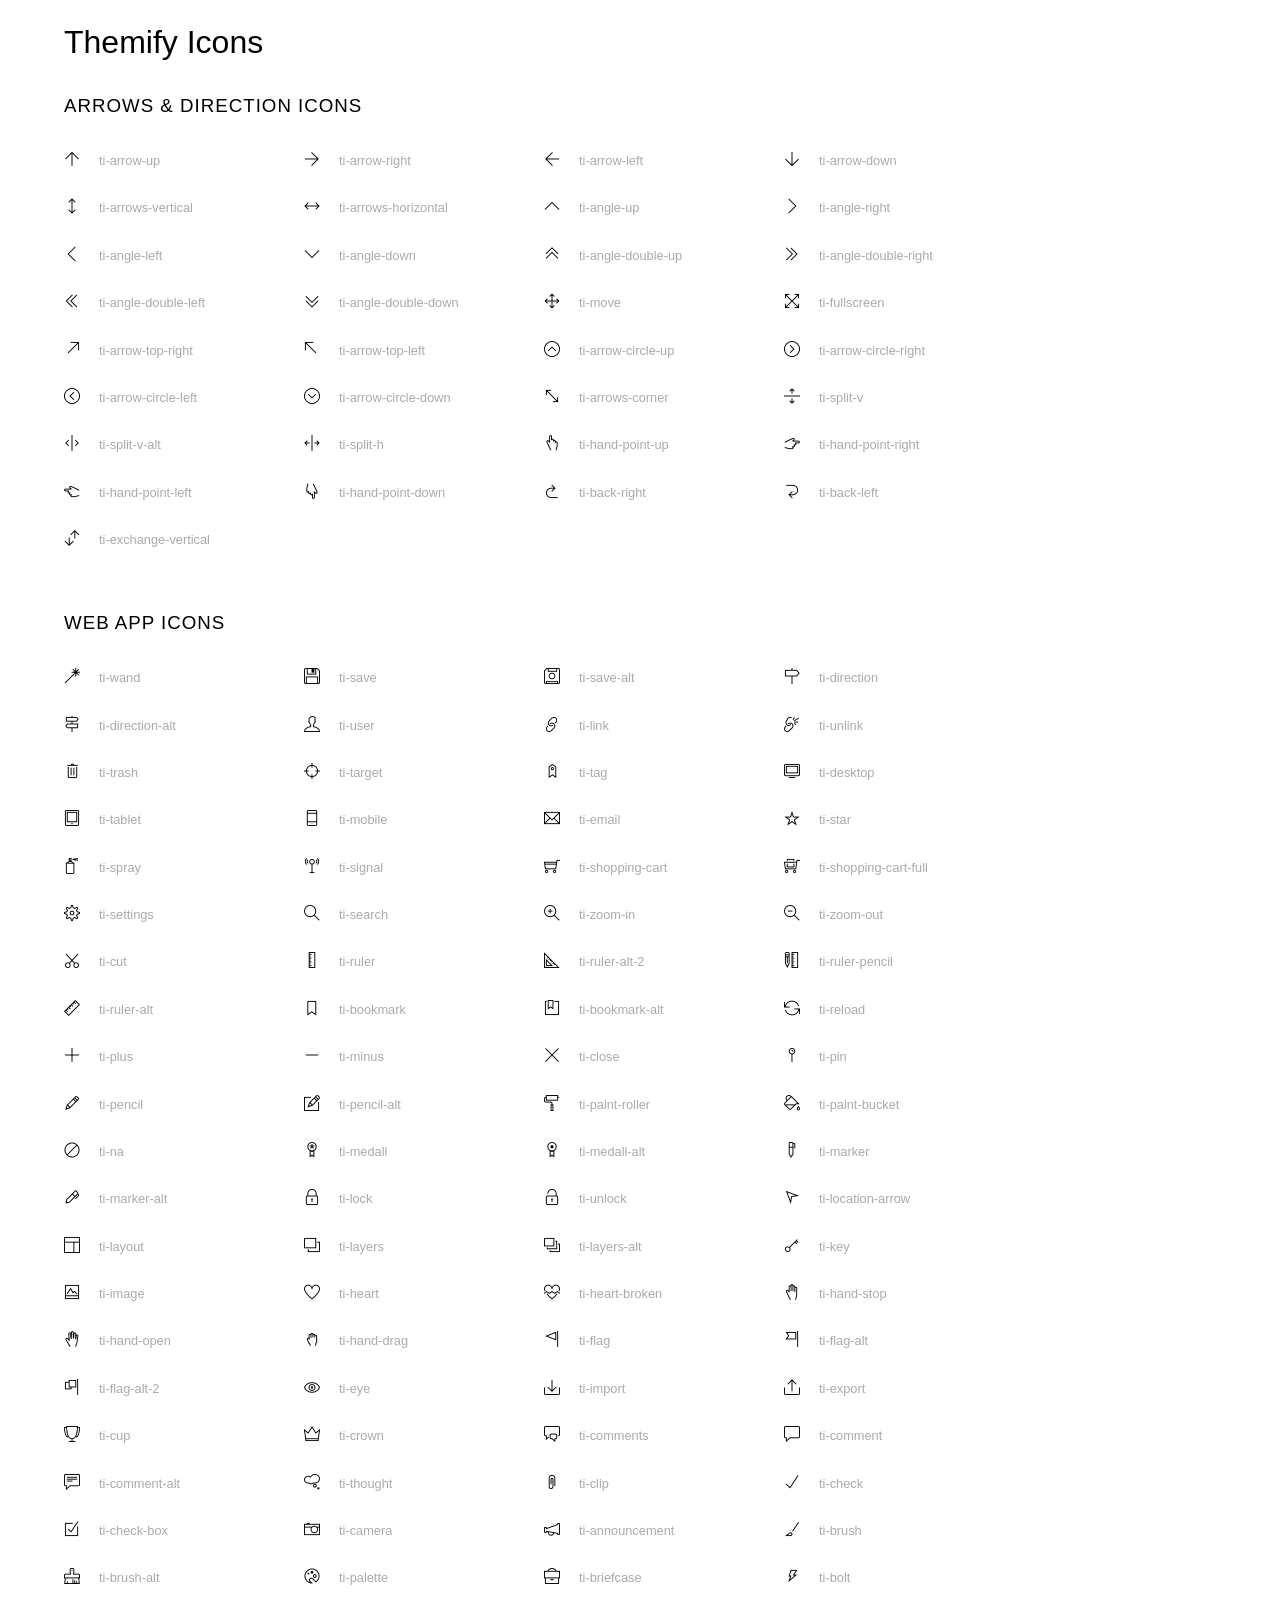
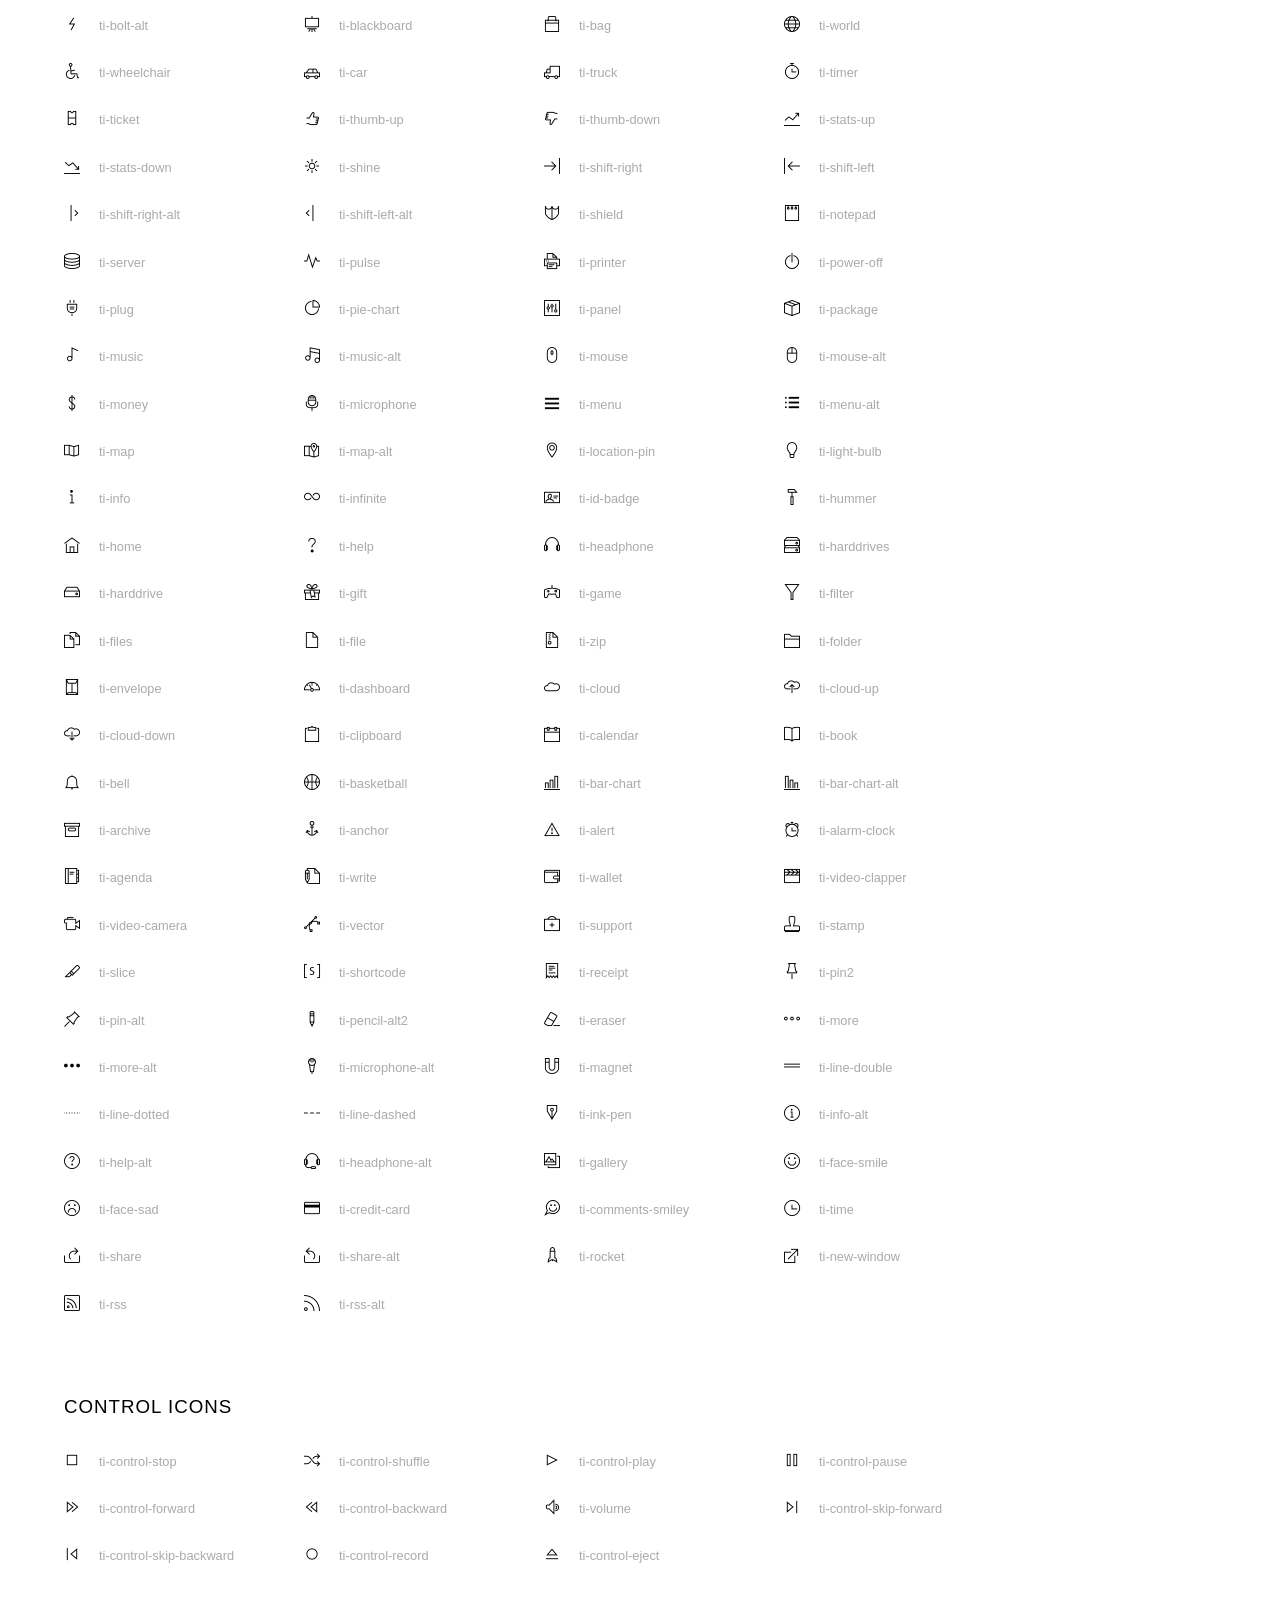
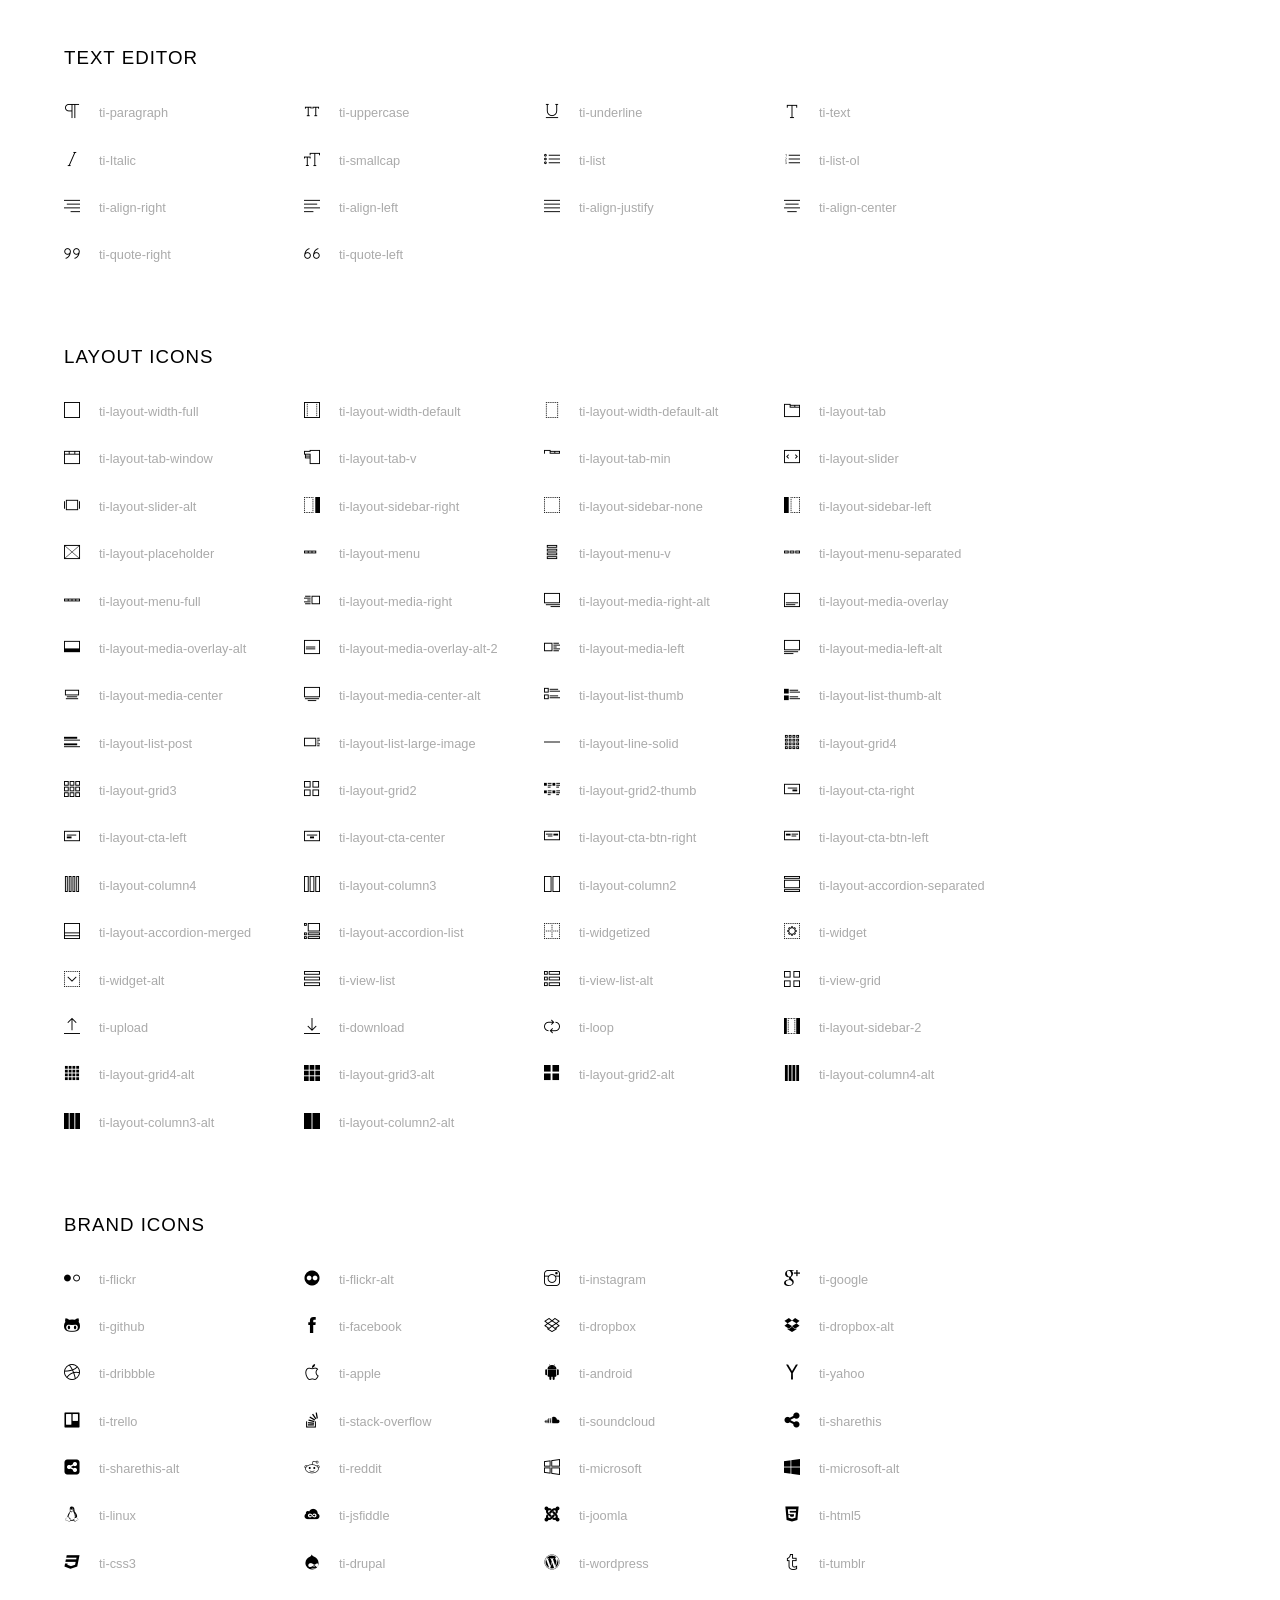
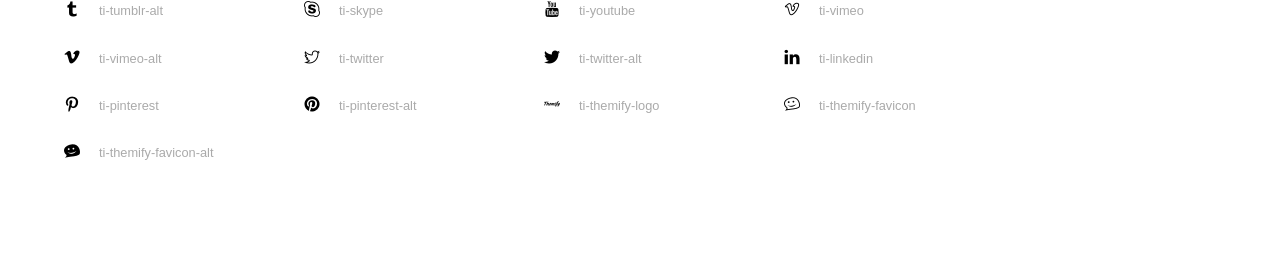
<file: assets/vendors/iconfonts/ti-icons/index.html>
<!doctype html>
<html>
<head>
	<meta charset="utf-8">
	<title>Themify Icon Font</title>
	<meta name="viewport" content="width=device-width">
	<link rel="stylesheet" href="demo-files/demo.css">
	<link rel="stylesheet" href="css/themify-icons.css">
	<!--[if lt IE 8]><!-->
	<link rel="stylesheet" href="ie7/ie7.css">
	<!--<![endif]-->
</head>
<body>
	<h1>Themify Icons</h1>

	<div class="icon-section">

		<div class="icon-section">
			<h3>Arrows &amp; Direction Icons </h3>

			<div class="icon-container">
				<span class="ti-arrow-up"></span><span class="icon-name"> ti-arrow-up</span>
			</div>
			<div class="icon-container">
				<span class="ti-arrow-right"></span><span class="icon-name"> ti-arrow-right</span>
			</div>
			<div class="icon-container">
				<span class="ti-arrow-left"></span><span class="icon-name"> ti-arrow-left</span>
			</div>
			<div class="icon-container">
				<span class="ti-arrow-down"></span><span class="icon-name"> ti-arrow-down</span>
			</div>
			<div class="icon-container">
				<span class="ti-arrows-vertical"></span><span class="icon-name"> ti-arrows-vertical</span>
			</div>
			<div class="icon-container">
				<span class="ti-arrows-horizontal"></span><span class="icon-name"> ti-arrows-horizontal</span>
			</div>
			<div class="icon-container">
				<span class="ti-angle-up"></span><span class="icon-name"> ti-angle-up</span>
			</div>
			<div class="icon-container">
				<span class="ti-angle-right"></span><span class="icon-name"> ti-angle-right</span>
			</div>
			<div class="icon-container">
				<span class="ti-angle-left"></span><span class="icon-name"> ti-angle-left</span>
			</div>
			<div class="icon-container">
				<span class="ti-angle-down"></span><span class="icon-name"> ti-angle-down</span>
			</div>	
			<div class="icon-container">
				<span class="ti-angle-double-up"></span><span class="icon-name"> ti-angle-double-up</span>
			</div>
			<div class="icon-container">
				<span class="ti-angle-double-right"></span><span class="icon-name"> ti-angle-double-right</span>
			</div>
			<div class="icon-container">
				<span class="ti-angle-double-left"></span><span class="icon-name"> ti-angle-double-left</span>
			</div>
			<div class="icon-container">
				<span class="ti-angle-double-down"></span><span class="icon-name"> ti-angle-double-down</span>
			</div>					
			<div class="icon-container">
				<span class="ti-move"></span><span class="icon-name"> ti-move</span>
			</div>
			<div class="icon-container">
				<span class="ti-fullscreen"></span><span class="icon-name"> ti-fullscreen</span>
			</div>
			<div class="icon-container">
				<span class="ti-arrow-top-right"></span><span class="icon-name"> ti-arrow-top-right</span>
			</div>
			<div class="icon-container">
				<span class="ti-arrow-top-left"></span><span class="icon-name"> ti-arrow-top-left</span>
			</div>
			<div class="icon-container">
				<span class="ti-arrow-circle-up"></span><span class="icon-name"> ti-arrow-circle-up</span>
			</div>
			<div class="icon-container">
				<span class="ti-arrow-circle-right"></span><span class="icon-name"> ti-arrow-circle-right</span>
			</div>
			<div class="icon-container">
				<span class="ti-arrow-circle-left"></span><span class="icon-name"> ti-arrow-circle-left</span>
			</div>
			<div class="icon-container">
				<span class="ti-arrow-circle-down"></span><span class="icon-name"> ti-arrow-circle-down</span>
			</div>
			<div class="icon-container">
				<span class="ti-arrows-corner"></span><span class="icon-name"> ti-arrows-corner</span>
			</div>
			<div class="icon-container">
				<span class="ti-split-v"></span><span class="icon-name"> ti-split-v</span>
			</div>

			<div class="icon-container">
				<span class="ti-split-v-alt"></span><span class="icon-name"> ti-split-v-alt</span>
			</div>
			<div class="icon-container">
				<span class="ti-split-h"></span><span class="icon-name"> ti-split-h</span>
			</div>
			<div class="icon-container">
				<span class="ti-hand-point-up"></span><span class="icon-name"> ti-hand-point-up</span>
			</div>
			<div class="icon-container">
				<span class="ti-hand-point-right"></span><span class="icon-name"> ti-hand-point-right</span>
			</div>
			<div class="icon-container">
				<span class="ti-hand-point-left"></span><span class="icon-name"> ti-hand-point-left</span>
			</div>
			<div class="icon-container">
				<span class="ti-hand-point-down"></span><span class="icon-name"> ti-hand-point-down</span>
			</div>
			<div class="icon-container">
				<span class="ti-back-right"></span><span class="icon-name"> ti-back-right</span>
			</div>
			<div class="icon-container">
				<span class="ti-back-left"></span><span class="icon-name"> ti-back-left</span>
			</div>
			<div class="icon-container">
				<span class="ti-exchange-vertical"></span><span class="icon-name"> ti-exchange-vertical</span>
			</div>

		</div> <!-- Arrows Icons -->



		<h3>Web App Icons</h3>
		
		<div class="icon-section">

			<div class="icon-container">
				<span class="ti-wand"></span><span class="icon-name"> ti-wand</span>
			</div>
			<div class="icon-container">
				<span class="ti-save"></span><span class="icon-name"> ti-save</span>
			</div>
			<div class="icon-container">
				<span class="ti-save-alt"></span><span class="icon-name"> ti-save-alt</span>
			</div>

			<div class="icon-container">
				<span class="ti-direction"></span><span class="icon-name"> ti-direction</span>
			</div>
			<div class="icon-container">
				<span class="ti-direction-alt"></span><span class="icon-name"> ti-direction-alt</span>
			</div>
			<div class="icon-container">
				<span class="ti-user"></span><span class="icon-name"> ti-user</span>
			</div>
			<div class="icon-container">
				<span class="ti-link"></span><span class="icon-name"> ti-link</span>
			</div>
			<div class="icon-container">
				<span class="ti-unlink"></span><span class="icon-name"> ti-unlink</span>
			</div>
			<div class="icon-container">
				<span class="ti-trash"></span><span class="icon-name"> ti-trash</span>
			</div>
			<div class="icon-container">
				<span class="ti-target"></span><span class="icon-name"> ti-target</span>
			</div>
			<div class="icon-container">
				<span class="ti-tag"></span><span class="icon-name"> ti-tag</span>
			</div>
			<div class="icon-container">
				<span class="ti-desktop"></span><span class="icon-name"> ti-desktop</span>
			</div>
			<div class="icon-container">
				<span class="ti-tablet"></span><span class="icon-name"> ti-tablet</span>
			</div>
			<div class="icon-container">
				<span class="ti-mobile"></span><span class="icon-name"> ti-mobile</span>
			</div>
			<div class="icon-container">
				<span class="ti-email"></span><span class="icon-name"> ti-email</span>
			</div>	
			<div class="icon-container">
				<span class="ti-star"></span><span class="icon-name"> ti-star</span>
			</div>
			<div class="icon-container">
				<span class="ti-spray"></span><span class="icon-name"> ti-spray</span>
			</div>
			<div class="icon-container">
				<span class="ti-signal"></span><span class="icon-name"> ti-signal</span>
			</div>
			<div class="icon-container">
				<span class="ti-shopping-cart"></span><span class="icon-name"> ti-shopping-cart</span>
			</div>
			<div class="icon-container">
				<span class="ti-shopping-cart-full"></span><span class="icon-name"> ti-shopping-cart-full</span>
			</div>
			<div class="icon-container">
				<span class="ti-settings"></span><span class="icon-name"> ti-settings</span>
			</div>
			<div class="icon-container">
				<span class="ti-search"></span><span class="icon-name"> ti-search</span>
			</div>
			<div class="icon-container">
				<span class="ti-zoom-in"></span><span class="icon-name"> ti-zoom-in</span>
			</div>
			<div class="icon-container">
				<span class="ti-zoom-out"></span><span class="icon-name"> ti-zoom-out</span>
			</div>
			<div class="icon-container">
				<span class="ti-cut"></span><span class="icon-name"> ti-cut</span>
			</div>
			<div class="icon-container">
				<span class="ti-ruler"></span><span class="icon-name"> ti-ruler</span>
			</div>
			<div class="icon-container">
				<span class="ti-ruler-alt-2"></span><span class="icon-name"> ti-ruler-alt-2</span>
			</div>			
			<div class="icon-container">
				<span class="ti-ruler-pencil"></span><span class="icon-name"> ti-ruler-pencil</span>
			</div>
			<div class="icon-container">
				<span class="ti-ruler-alt"></span><span class="icon-name"> ti-ruler-alt</span>
			</div>
			<div class="icon-container">
				<span class="ti-bookmark"></span><span class="icon-name"> ti-bookmark</span>
			</div>
			<div class="icon-container">
				<span class="ti-bookmark-alt"></span><span class="icon-name"> ti-bookmark-alt</span>
			</div>
			<div class="icon-container">
				<span class="ti-reload"></span><span class="icon-name"> ti-reload</span>
			</div>
			<div class="icon-container">
				<span class="ti-plus"></span><span class="icon-name"> ti-plus</span>
			</div>
			<div class="icon-container">
				<span class="ti-minus"></span><span class="icon-name"> ti-minus</span>
			</div>
			<div class="icon-container">
				<span class="ti-close"></span><span class="icon-name"> ti-close</span>
			</div>			
			<div class="icon-container">
				<span class="ti-pin"></span><span class="icon-name"> ti-pin</span>
			</div>
			<div class="icon-container">
				<span class="ti-pencil"></span><span class="icon-name"> ti-pencil</span>
			</div>
					
		  	<div class="icon-container">
				<span class="ti-pencil-alt"></span><span class="icon-name"> ti-pencil-alt</span>
			</div>
			<div class="icon-container">
				<span class="ti-paint-roller"></span><span class="icon-name"> ti-paint-roller</span>
			</div>
			<div class="icon-container">
				<span class="ti-paint-bucket"></span><span class="icon-name"> ti-paint-bucket</span>
			</div>
			<div class="icon-container">
				<span class="ti-na"></span><span class="icon-name"> ti-na</span>
			</div>
			<div class="icon-container">
				<span class="ti-medall"></span><span class="icon-name"> ti-medall</span>
			</div>
			<div class="icon-container">
				<span class="ti-medall-alt"></span><span class="icon-name"> ti-medall-alt</span>
			</div>
			<div class="icon-container">
				<span class="ti-marker"></span><span class="icon-name"> ti-marker</span>
			</div>
			<div class="icon-container">
				<span class="ti-marker-alt"></span><span class="icon-name"> ti-marker-alt</span>
			</div>

			<div class="icon-container">
				<span class="ti-lock"></span><span class="icon-name"> ti-lock</span>
			</div>
			<div class="icon-container">
				<span class="ti-unlock"></span><span class="icon-name"> ti-unlock</span>
			</div>
			<div class="icon-container">
				<span class="ti-location-arrow"></span><span class="icon-name"> ti-location-arrow</span>
			</div>
			<div class="icon-container">
				<span class="ti-layout"></span><span class="icon-name"> ti-layout</span>
			</div>
			<div class="icon-container">
				<span class="ti-layers"></span><span class="icon-name"> ti-layers</span>
			</div>
			<div class="icon-container">
				<span class="ti-layers-alt"></span><span class="icon-name"> ti-layers-alt</span>
			</div>
			<div class="icon-container">
				<span class="ti-key"></span><span class="icon-name"> ti-key</span>
			</div>
			<div class="icon-container">
				<span class="ti-image"></span><span class="icon-name"> ti-image</span>
			</div>
			<div class="icon-container">
				<span class="ti-heart"></span><span class="icon-name"> ti-heart</span>
			</div>
			<div class="icon-container">
				<span class="ti-heart-broken"></span><span class="icon-name"> ti-heart-broken</span>
			</div>
			<div class="icon-container">
				<span class="ti-hand-stop"></span><span class="icon-name"> ti-hand-stop</span>
			</div>
			<div class="icon-container">
				<span class="ti-hand-open"></span><span class="icon-name"> ti-hand-open</span>
			</div>
			<div class="icon-container">
				<span class="ti-hand-drag"></span><span class="icon-name"> ti-hand-drag</span>
			</div>
			<div class="icon-container">
				<span class="ti-flag"></span><span class="icon-name"> ti-flag</span>
			</div>
			<div class="icon-container">
				<span class="ti-flag-alt"></span><span class="icon-name"> ti-flag-alt</span>
			</div>
			<div class="icon-container">
				<span class="ti-flag-alt-2"></span><span class="icon-name"> ti-flag-alt-2</span>
			</div>
			<div class="icon-container">
				<span class="ti-eye"></span><span class="icon-name"> ti-eye</span>
			</div>
			<div class="icon-container">
				<span class="ti-import"></span><span class="icon-name"> ti-import</span>
			</div>			
			<div class="icon-container">
				<span class="ti-export"></span><span class="icon-name"> ti-export</span>
			</div>
			<div class="icon-container">
				<span class="ti-cup"></span><span class="icon-name"> ti-cup</span>
			</div>
			<div class="icon-container">
				<span class="ti-crown"></span><span class="icon-name"> ti-crown</span>
			</div>
			<div class="icon-container">
				<span class="ti-comments"></span><span class="icon-name"> ti-comments</span>
			</div>
			<div class="icon-container">
				<span class="ti-comment"></span><span class="icon-name"> ti-comment</span>
			</div>
			<div class="icon-container">
				<span class="ti-comment-alt"></span><span class="icon-name"> ti-comment-alt</span>
			</div>
			<div class="icon-container">
				<span class="ti-thought"></span><span class="icon-name"> ti-thought</span>
			</div>			
			<div class="icon-container">
				<span class="ti-clip"></span><span class="icon-name"> ti-clip</span>
			</div>

			<div class="icon-container">
				<span class="ti-check"></span><span class="icon-name"> ti-check</span>
			</div>
			<div class="icon-container">
				<span class="ti-check-box"></span><span class="icon-name"> ti-check-box</span>
			</div>
			<div class="icon-container">
				<span class="ti-camera"></span><span class="icon-name"> ti-camera</span>
			</div>
			<div class="icon-container">
				<span class="ti-announcement"></span><span class="icon-name"> ti-announcement</span>
			</div>
			<div class="icon-container">
				<span class="ti-brush"></span><span class="icon-name"> ti-brush</span>
			</div>
			<div class="icon-container">
				<span class="ti-brush-alt"></span><span class="icon-name"> ti-brush-alt</span>
			</div>
			<div class="icon-container">
				<span class="ti-palette"></span><span class="icon-name"> ti-palette</span>
			</div>			
			<div class="icon-container">
				<span class="ti-briefcase"></span><span class="icon-name"> ti-briefcase</span>
			</div>
			<div class="icon-container">
				<span class="ti-bolt"></span><span class="icon-name"> ti-bolt</span>
			</div>
			<div class="icon-container">
				<span class="ti-bolt-alt"></span><span class="icon-name"> ti-bolt-alt</span>
			</div>
			<div class="icon-container">
				<span class="ti-blackboard"></span><span class="icon-name"> ti-blackboard</span>
			</div>
			<div class="icon-container">
				<span class="ti-bag"></span><span class="icon-name"> ti-bag</span>
			</div>
			<div class="icon-container">
				<span class="ti-world"></span><span class="icon-name"> ti-world</span>
			</div>
			<div class="icon-container">
				<span class="ti-wheelchair"></span><span class="icon-name"> ti-wheelchair</span>
			</div>
			<div class="icon-container">
				<span class="ti-car"></span><span class="icon-name"> ti-car</span>
			</div>
			<div class="icon-container">
				<span class="ti-truck"></span><span class="icon-name"> ti-truck</span>
			</div>
			<div class="icon-container">
				<span class="ti-timer"></span><span class="icon-name"> ti-timer</span>
			</div>
			<div class="icon-container">
				<span class="ti-ticket"></span><span class="icon-name"> ti-ticket</span>
			</div>
			<div class="icon-container">
				<span class="ti-thumb-up"></span><span class="icon-name"> ti-thumb-up</span>
			</div>
			<div class="icon-container">
				<span class="ti-thumb-down"></span><span class="icon-name"> ti-thumb-down</span>
			</div>

			<div class="icon-container">
				<span class="ti-stats-up"></span><span class="icon-name"> ti-stats-up</span>
			</div>
			<div class="icon-container">
				<span class="ti-stats-down"></span><span class="icon-name"> ti-stats-down</span>
			</div>
			<div class="icon-container">
				<span class="ti-shine"></span><span class="icon-name"> ti-shine</span>
			</div>
			<div class="icon-container">
				<span class="ti-shift-right"></span><span class="icon-name"> ti-shift-right</span>
			</div>
			<div class="icon-container">
				<span class="ti-shift-left"></span><span class="icon-name"> ti-shift-left</span>
			</div>

			<div class="icon-container">
				<span class="ti-shift-right-alt"></span><span class="icon-name"> ti-shift-right-alt</span>
			</div>
			<div class="icon-container">
				<span class="ti-shift-left-alt"></span><span class="icon-name"> ti-shift-left-alt</span>
			</div>
			<div class="icon-container">
				<span class="ti-shield"></span><span class="icon-name"> ti-shield</span>
			</div>
			<div class="icon-container">
				<span class="ti-notepad"></span><span class="icon-name"> ti-notepad</span>
			</div>
			<div class="icon-container">
				<span class="ti-server"></span><span class="icon-name"> ti-server</span>
			</div>

			<div class="icon-container">
				<span class="ti-pulse"></span><span class="icon-name"> ti-pulse</span>
			</div>
			<div class="icon-container">
				<span class="ti-printer"></span><span class="icon-name"> ti-printer</span>
			</div>
			<div class="icon-container">
				<span class="ti-power-off"></span><span class="icon-name"> ti-power-off</span>
			</div>
			<div class="icon-container">
				<span class="ti-plug"></span><span class="icon-name"> ti-plug</span>
			</div>
			<div class="icon-container">
				<span class="ti-pie-chart"></span><span class="icon-name"> ti-pie-chart</span>
			</div>

			<div class="icon-container">
				<span class="ti-panel"></span><span class="icon-name"> ti-panel</span>
			</div>
			<div class="icon-container">
				<span class="ti-package"></span><span class="icon-name"> ti-package</span>
			</div>
			<div class="icon-container">
				<span class="ti-music"></span><span class="icon-name"> ti-music</span>
			</div>
			<div class="icon-container">
				<span class="ti-music-alt"></span><span class="icon-name"> ti-music-alt</span>
			</div>
			<div class="icon-container">
				<span class="ti-mouse"></span><span class="icon-name"> ti-mouse</span>
			</div>
			<div class="icon-container">
				<span class="ti-mouse-alt"></span><span class="icon-name"> ti-mouse-alt</span>
			</div>
			<div class="icon-container">
				<span class="ti-money"></span><span class="icon-name"> ti-money</span>
			</div>
			<div class="icon-container">
				<span class="ti-microphone"></span><span class="icon-name"> ti-microphone</span>
			</div>
			<div class="icon-container">
				<span class="ti-menu"></span><span class="icon-name"> ti-menu</span>
			</div>
			<div class="icon-container">
				<span class="ti-menu-alt"></span><span class="icon-name"> ti-menu-alt</span>
			</div>
			<div class="icon-container">
				<span class="ti-map"></span><span class="icon-name"> ti-map</span>
			</div>
			<div class="icon-container">
				<span class="ti-map-alt"></span><span class="icon-name"> ti-map-alt</span>
			</div>

			<div class="icon-container">
				<span class="ti-location-pin"></span><span class="icon-name"> ti-location-pin</span>
			</div>

			<div class="icon-container">
				<span class="ti-light-bulb"></span><span class="icon-name"> ti-light-bulb</span>
			</div>
			<div class="icon-container">
				<span class="ti-info"></span><span class="icon-name"> ti-info</span>
			</div>
			<div class="icon-container">
				<span class="ti-infinite"></span><span class="icon-name"> ti-infinite</span>
			</div>
			<div class="icon-container">
				<span class="ti-id-badge"></span><span class="icon-name"> ti-id-badge</span>
			</div>
			<div class="icon-container">
				<span class="ti-hummer"></span><span class="icon-name"> ti-hummer</span>
			</div>
			<div class="icon-container">
				<span class="ti-home"></span><span class="icon-name"> ti-home</span>
			</div>
			<div class="icon-container">
				<span class="ti-help"></span><span class="icon-name"> ti-help</span>
			</div>
			<div class="icon-container">
				<span class="ti-headphone"></span><span class="icon-name"> ti-headphone</span>
			</div>
			<div class="icon-container">
				<span class="ti-harddrives"></span><span class="icon-name"> ti-harddrives</span>
			</div>
			<div class="icon-container">
				<span class="ti-harddrive"></span><span class="icon-name"> ti-harddrive</span>
			</div>
			<div class="icon-container">
				<span class="ti-gift"></span><span class="icon-name"> ti-gift</span>
			</div>
			<div class="icon-container">
				<span class="ti-game"></span><span class="icon-name"> ti-game</span>
			</div>
			<div class="icon-container">
				<span class="ti-filter"></span><span class="icon-name"> ti-filter</span>
			</div>
			<div class="icon-container">
				<span class="ti-files"></span><span class="icon-name"> ti-files</span>
			</div>
			<div class="icon-container">
				<span class="ti-file"></span><span class="icon-name"> ti-file</span>
			</div>
			<div class="icon-container">
				<span class="ti-zip"></span><span class="icon-name"> ti-zip</span>
			</div>
			<div class="icon-container">
				<span class="ti-folder"></span><span class="icon-name"> ti-folder</span>
			</div>			
			<div class="icon-container">
				<span class="ti-envelope"></span><span class="icon-name"> ti-envelope</span>
			</div>


			<div class="icon-container">
				<span class="ti-dashboard"></span><span class="icon-name"> ti-dashboard</span>
			</div>
			<div class="icon-container">
				<span class="ti-cloud"></span><span class="icon-name"> ti-cloud</span>
			</div>
			<div class="icon-container">
				<span class="ti-cloud-up"></span><span class="icon-name"> ti-cloud-up</span>
			</div>
			<div class="icon-container">
				<span class="ti-cloud-down"></span><span class="icon-name"> ti-cloud-down</span>
			</div>
			<div class="icon-container">
				<span class="ti-clipboard"></span><span class="icon-name"> ti-clipboard</span>
			</div>
			<div class="icon-container">
				<span class="ti-calendar"></span><span class="icon-name"> ti-calendar</span>
			</div>
			<div class="icon-container">
				<span class="ti-book"></span><span class="icon-name"> ti-book</span>
			</div>
			<div class="icon-container">
				<span class="ti-bell"></span><span class="icon-name"> ti-bell</span>
			</div>
			<div class="icon-container">
				<span class="ti-basketball"></span><span class="icon-name"> ti-basketball</span>
			</div>
			<div class="icon-container">
				<span class="ti-bar-chart"></span><span class="icon-name"> ti-bar-chart</span>
			</div>
			<div class="icon-container">
				<span class="ti-bar-chart-alt"></span><span class="icon-name"> ti-bar-chart-alt</span>
			</div>


			<div class="icon-container">
				<span class="ti-archive"></span><span class="icon-name"> ti-archive</span>
			</div>
			<div class="icon-container">
				<span class="ti-anchor"></span><span class="icon-name"> ti-anchor</span>
			</div>

			<div class="icon-container">
				<span class="ti-alert"></span><span class="icon-name"> ti-alert</span>
			</div>
			<div class="icon-container">
				<span class="ti-alarm-clock"></span><span class="icon-name"> ti-alarm-clock</span>
			</div>
			<div class="icon-container">
				<span class="ti-agenda"></span><span class="icon-name"> ti-agenda</span>
			</div>
			<div class="icon-container">
				<span class="ti-write"></span><span class="icon-name"> ti-write</span>
			</div>

			<div class="icon-container">
				<span class="ti-wallet"></span><span class="icon-name"> ti-wallet</span>
			</div>
			<div class="icon-container">
				<span class="ti-video-clapper"></span><span class="icon-name"> ti-video-clapper</span>
			</div>
			<div class="icon-container">
				<span class="ti-video-camera"></span><span class="icon-name"> ti-video-camera</span>
			</div>
			<div class="icon-container">
				<span class="ti-vector"></span><span class="icon-name"> ti-vector</span>
			</div>

			<div class="icon-container">
				<span class="ti-support"></span><span class="icon-name"> ti-support</span>
			</div>
			<div class="icon-container">
				<span class="ti-stamp"></span><span class="icon-name"> ti-stamp</span>
			</div>
			<div class="icon-container">
				<span class="ti-slice"></span><span class="icon-name"> ti-slice</span>
			</div>
			<div class="icon-container">
				<span class="ti-shortcode"></span><span class="icon-name"> ti-shortcode</span>
			</div>
			<div class="icon-container">
				<span class="ti-receipt"></span><span class="icon-name"> ti-receipt</span>
			</div>
			<div class="icon-container">
				<span class="ti-pin2"></span><span class="icon-name"> ti-pin2</span>
			</div>
			<div class="icon-container">
				<span class="ti-pin-alt"></span><span class="icon-name"> ti-pin-alt</span>
			</div>
			<div class="icon-container">
				<span class="ti-pencil-alt2"></span><span class="icon-name"> ti-pencil-alt2</span>
			</div>
			<div class="icon-container">
				<span class="ti-eraser"></span><span class="icon-name"> ti-eraser</span>
			</div>			
			<div class="icon-container">
				<span class="ti-more"></span><span class="icon-name"> ti-more</span>
			</div>
			<div class="icon-container">
				<span class="ti-more-alt"></span><span class="icon-name"> ti-more-alt</span>
			</div>
			<div class="icon-container">
				<span class="ti-microphone-alt"></span><span class="icon-name"> ti-microphone-alt</span>
			</div>
			<div class="icon-container">
				<span class="ti-magnet"></span><span class="icon-name"> ti-magnet</span>
			</div>
			<div class="icon-container">
				<span class="ti-line-double"></span><span class="icon-name"> ti-line-double</span>
			</div>
			<div class="icon-container">
				<span class="ti-line-dotted"></span><span class="icon-name"> ti-line-dotted</span>
			</div>
			<div class="icon-container">
				<span class="ti-line-dashed"></span><span class="icon-name"> ti-line-dashed</span>
			</div>

			<div class="icon-container">
				<span class="ti-ink-pen"></span><span class="icon-name"> ti-ink-pen</span>
			</div>
			<div class="icon-container">
				<span class="ti-info-alt"></span><span class="icon-name"> ti-info-alt</span>
			</div>
			<div class="icon-container">
				<span class="ti-help-alt"></span><span class="icon-name"> ti-help-alt</span>
			</div>
			<div class="icon-container">
				<span class="ti-headphone-alt"></span><span class="icon-name"> ti-headphone-alt</span>
			</div>

			<div class="icon-container">
				<span class="ti-gallery"></span><span class="icon-name"> ti-gallery</span>
			</div>
			<div class="icon-container">
				<span class="ti-face-smile"></span><span class="icon-name"> ti-face-smile</span>
			</div>
			<div class="icon-container">
				<span class="ti-face-sad"></span><span class="icon-name"> ti-face-sad</span>
			</div>
			<div class="icon-container">
				<span class="ti-credit-card"></span><span class="icon-name"> ti-credit-card</span>
			</div>
			<div class="icon-container">
				<span class="ti-comments-smiley"></span><span class="icon-name"> ti-comments-smiley</span>
			</div>
			<div class="icon-container">
				<span class="ti-time"></span><span class="icon-name"> ti-time</span>
			</div>
			<div class="icon-container">
				<span class="ti-share"></span><span class="icon-name"> ti-share</span>
			</div>
			<div class="icon-container">
				<span class="ti-share-alt"></span><span class="icon-name"> ti-share-alt</span>
			</div>
			<div class="icon-container">
				<span class="ti-rocket"></span><span class="icon-name"> ti-rocket</span>
			</div>

			<div class="icon-container">
				<span class="ti-new-window"></span><span class="icon-name"> ti-new-window</span>
			</div>

			<div class="icon-container">
				<span class="ti-rss"></span><span class="icon-name"> ti-rss</span>
			</div>

			<div class="icon-container">
				<span class="ti-rss-alt"></span><span class="icon-name"> ti-rss-alt</span>
			</div>
			
		</div><!-- Web App Icons -->


		<div class="icon-section">
			<h3>Control Icons</h3>
			<div class="icon-container">
				<span class="ti-control-stop"></span><span class="icon-name"> ti-control-stop</span>
			</div>
			<div class="icon-container">
				<span class="ti-control-shuffle"></span><span class="icon-name"> ti-control-shuffle</span>
			</div>
			<div class="icon-container">
				<span class="ti-control-play"></span><span class="icon-name"> ti-control-play</span>
			</div>
			<div class="icon-container">
				<span class="ti-control-pause"></span><span class="icon-name"> ti-control-pause</span>
			</div>
			<div class="icon-container">
				<span class="ti-control-forward"></span><span class="icon-name"> ti-control-forward</span>
			</div>
			<div class="icon-container">
				<span class="ti-control-backward"></span><span class="icon-name"> ti-control-backward</span>
			</div>	
			<div class="icon-container">
				<span class="ti-volume"></span><span class="icon-name"> ti-volume</span>
			</div>
			<div class="icon-container">
				<span class="ti-control-skip-forward"></span><span class="icon-name"> ti-control-skip-forward</span>
			</div>
			<div class="icon-container">
				<span class="ti-control-skip-backward"></span><span class="icon-name"> ti-control-skip-backward</span>
			</div>
			<div class="icon-container">
				<span class="ti-control-record"></span><span class="icon-name"> ti-control-record</span>
			</div>
			<div class="icon-container">
				<span class="ti-control-eject"></span><span class="icon-name"> ti-control-eject</span>
			</div>			
		</div> <!-- Control Icons -->


		<div class="icon-section">
			<h3>Text Editor</h3>

			<div class="icon-container">
				<span class="ti-paragraph"></span><span class="icon-name"> ti-paragraph</span>
			</div>
			<div class="icon-container">
				<span class="ti-uppercase"></span><span class="icon-name"> ti-uppercase</span>
			</div>

			<div class="icon-container">
				<span class="ti-underline"></span><span class="icon-name"> ti-underline</span>
			</div>
			<div class="icon-container">
				<span class="ti-text"></span><span class="icon-name"> ti-text</span>
			</div>
			<div class="icon-container">
				<span class="ti-Italic"></span><span class="icon-name"> ti-Italic</span>
			</div>
			<div class="icon-container">
				<span class="ti-smallcap"></span><span class="icon-name"> ti-smallcap</span>
			</div>
			<div class="icon-container">
				<span class="ti-list"></span><span class="icon-name"> ti-list</span>
			</div>
			<div class="icon-container">
				<span class="ti-list-ol"></span><span class="icon-name"> ti-list-ol</span>
			</div>
			<div class="icon-container">
				<span class="ti-align-right"></span><span class="icon-name"> ti-align-right</span>
			</div>
			<div class="icon-container">
				<span class="ti-align-left"></span><span class="icon-name"> ti-align-left</span>
			</div>
			<div class="icon-container">
				<span class="ti-align-justify"></span><span class="icon-name"> ti-align-justify</span>
			</div>
			<div class="icon-container">
				<span class="ti-align-center"></span><span class="icon-name"> ti-align-center</span>
			</div>
			<div class="icon-container">
				<span class="ti-quote-right"></span><span class="icon-name"> ti-quote-right</span>
			</div>
			<div class="icon-container">
				<span class="ti-quote-left"></span><span class="icon-name"> ti-quote-left</span>
			</div>

		</div> <!-- Text Editor -->



		<div class="icon-section">
			<h3>Layout Icons</h3>
			<div class="icon-container">
				<span class="ti-layout-width-full"></span><span class="icon-name"> ti-layout-width-full</span>
			</div>
			<div class="icon-container">
				<span class="ti-layout-width-default"></span><span class="icon-name"> ti-layout-width-default</span>
			</div>
			<div class="icon-container">
				<span class="ti-layout-width-default-alt"></span><span class="icon-name"> ti-layout-width-default-alt</span>
			</div>
			<div class="icon-container">
				<span class="ti-layout-tab"></span><span class="icon-name"> ti-layout-tab</span>
			</div>
			<div class="icon-container">
				<span class="ti-layout-tab-window"></span><span class="icon-name"> ti-layout-tab-window</span>
			</div>
			<div class="icon-container">
				<span class="ti-layout-tab-v"></span><span class="icon-name"> ti-layout-tab-v</span>
			</div>
			<div class="icon-container">
				<span class="ti-layout-tab-min"></span><span class="icon-name"> ti-layout-tab-min</span>
			</div>
			<div class="icon-container">
				<span class="ti-layout-slider"></span><span class="icon-name"> ti-layout-slider</span>
			</div>
			<div class="icon-container">
				<span class="ti-layout-slider-alt"></span><span class="icon-name"> ti-layout-slider-alt</span>
			</div>
			<div class="icon-container">
				<span class="ti-layout-sidebar-right"></span><span class="icon-name"> ti-layout-sidebar-right</span>
			</div>
			<div class="icon-container">
				<span class="ti-layout-sidebar-none"></span><span class="icon-name"> ti-layout-sidebar-none</span>
			</div>
			<div class="icon-container">
				<span class="ti-layout-sidebar-left"></span><span class="icon-name"> ti-layout-sidebar-left</span>
			</div>
			<div class="icon-container">
				<span class="ti-layout-placeholder"></span><span class="icon-name"> ti-layout-placeholder</span>
			</div>
			<div class="icon-container">
				<span class="ti-layout-menu"></span><span class="icon-name"> ti-layout-menu</span>
			</div>
			<div class="icon-container">
				<span class="ti-layout-menu-v"></span><span class="icon-name"> ti-layout-menu-v</span>
			</div>
			<div class="icon-container">
				<span class="ti-layout-menu-separated"></span><span class="icon-name"> ti-layout-menu-separated</span>
			</div>
			<div class="icon-container">
				<span class="ti-layout-menu-full"></span><span class="icon-name"> ti-layout-menu-full</span>
			</div>
			<div class="icon-container">
				<span class="ti-layout-media-right"></span><span class="icon-name"> ti-layout-media-right</span>
			</div>
			<div class="icon-container">
				<span class="ti-layout-media-right-alt"></span><span class="icon-name"> ti-layout-media-right-alt</span>
			</div>
			<div class="icon-container">
				<span class="ti-layout-media-overlay"></span><span class="icon-name"> ti-layout-media-overlay</span>
			</div>
			<div class="icon-container">
				<span class="ti-layout-media-overlay-alt"></span><span class="icon-name"> ti-layout-media-overlay-alt</span>
			</div>
			<div class="icon-container">
				<span class="ti-layout-media-overlay-alt-2"></span><span class="icon-name"> ti-layout-media-overlay-alt-2</span>
			</div>
			<div class="icon-container">
				<span class="ti-layout-media-left"></span><span class="icon-name"> ti-layout-media-left</span>
			</div>
			<div class="icon-container">
				<span class="ti-layout-media-left-alt"></span><span class="icon-name"> ti-layout-media-left-alt</span>
			</div>
			<div class="icon-container">
				<span class="ti-layout-media-center"></span><span class="icon-name"> ti-layout-media-center</span>
			</div>
			<div class="icon-container">
				<span class="ti-layout-media-center-alt"></span><span class="icon-name"> ti-layout-media-center-alt</span>
			</div>
			<div class="icon-container">
				<span class="ti-layout-list-thumb"></span><span class="icon-name"> ti-layout-list-thumb</span>
			</div>
			<div class="icon-container">
				<span class="ti-layout-list-thumb-alt"></span><span class="icon-name"> ti-layout-list-thumb-alt</span>
			</div>
			<div class="icon-container">
				<span class="ti-layout-list-post"></span><span class="icon-name"> ti-layout-list-post</span>
			</div>
			<div class="icon-container">
				<span class="ti-layout-list-large-image"></span><span class="icon-name"> ti-layout-list-large-image</span>
			</div>
			<div class="icon-container">
				<span class="ti-layout-line-solid"></span><span class="icon-name"> ti-layout-line-solid</span>
			</div>
			<div class="icon-container">
				<span class="ti-layout-grid4"></span><span class="icon-name"> ti-layout-grid4</span>
			</div>
			<div class="icon-container">
				<span class="ti-layout-grid3"></span><span class="icon-name"> ti-layout-grid3</span>
			</div>
			<div class="icon-container">
				<span class="ti-layout-grid2"></span><span class="icon-name"> ti-layout-grid2</span>
			</div>
			<div class="icon-container">
				<span class="ti-layout-grid2-thumb"></span><span class="icon-name"> ti-layout-grid2-thumb</span>
			</div>
			<div class="icon-container">
				<span class="ti-layout-cta-right"></span><span class="icon-name"> ti-layout-cta-right</span>
			</div>
			<div class="icon-container">
				<span class="ti-layout-cta-left"></span><span class="icon-name"> ti-layout-cta-left</span>
			</div>
			<div class="icon-container">
				<span class="ti-layout-cta-center"></span><span class="icon-name"> ti-layout-cta-center</span>
			</div>
			<div class="icon-container">
				<span class="ti-layout-cta-btn-right"></span><span class="icon-name"> ti-layout-cta-btn-right</span>
			</div>
			<div class="icon-container">
				<span class="ti-layout-cta-btn-left"></span><span class="icon-name"> ti-layout-cta-btn-left</span>
			</div>
			<div class="icon-container">
				<span class="ti-layout-column4"></span><span class="icon-name"> ti-layout-column4</span>
			</div>
			<div class="icon-container">
				<span class="ti-layout-column3"></span><span class="icon-name"> ti-layout-column3</span>
			</div>
			<div class="icon-container">
				<span class="ti-layout-column2"></span><span class="icon-name"> ti-layout-column2</span>
			</div>
			<div class="icon-container">
				<span class="ti-layout-accordion-separated"></span><span class="icon-name"> ti-layout-accordion-separated</span>
			</div>
			<div class="icon-container">
				<span class="ti-layout-accordion-merged"></span><span class="icon-name"> ti-layout-accordion-merged</span>
			</div>
			<div class="icon-container">
				<span class="ti-layout-accordion-list"></span><span class="icon-name"> ti-layout-accordion-list</span>
			</div>
			<div class="icon-container">
				<span class="ti-widgetized"></span><span class="icon-name"> ti-widgetized</span>
			</div>
			<div class="icon-container">
				<span class="ti-widget"></span><span class="icon-name"> ti-widget</span>
			</div>
			<div class="icon-container">
				<span class="ti-widget-alt"></span><span class="icon-name"> ti-widget-alt</span>
			</div>
			<div class="icon-container">
				<span class="ti-view-list"></span><span class="icon-name"> ti-view-list</span>
			</div>
			<div class="icon-container">
				<span class="ti-view-list-alt"></span><span class="icon-name"> ti-view-list-alt</span>
			</div>
			<div class="icon-container">
				<span class="ti-view-grid"></span><span class="icon-name"> ti-view-grid</span>
			</div>
			<div class="icon-container">
				<span class="ti-upload"></span><span class="icon-name"> ti-upload</span>
			</div>
			<div class="icon-container">
				<span class="ti-download"></span><span class="icon-name"> ti-download</span>
			</div>	
			<div class="icon-container">
				<span class="ti-loop"></span><span class="icon-name"> ti-loop</span>
			</div>
			<div class="icon-container">
				<span class="ti-layout-sidebar-2"></span><span class="icon-name"> ti-layout-sidebar-2</span>
			</div>
			<div class="icon-container">
				<span class="ti-layout-grid4-alt"></span><span class="icon-name"> ti-layout-grid4-alt</span>
			</div>
			<div class="icon-container">
				<span class="ti-layout-grid3-alt"></span><span class="icon-name"> ti-layout-grid3-alt</span>
			</div>
			<div class="icon-container">
				<span class="ti-layout-grid2-alt"></span><span class="icon-name"> ti-layout-grid2-alt</span>
			</div>
			<div class="icon-container">
				<span class="ti-layout-column4-alt"></span><span class="icon-name"> ti-layout-column4-alt</span>
			</div>
			<div class="icon-container">
				<span class="ti-layout-column3-alt"></span><span class="icon-name"> ti-layout-column3-alt</span>
			</div>
			<div class="icon-container">
				<span class="ti-layout-column2-alt"></span><span class="icon-name"> ti-layout-column2-alt</span>
			</div>		


		</div> <!-- Layout Icons -->


		<div class="icon-section">
			<h3>Brand Icons</h3>

			<div class="icon-container">
				<span class="ti-flickr"></span><span class="icon-name"> ti-flickr</span>
			</div>
			<div class="icon-container">
				<span class="ti-flickr-alt"></span><span class="icon-name"> ti-flickr-alt</span>
			</div>			
			<div class="icon-container">
				<span class="ti-instagram"></span><span class="icon-name"> ti-instagram</span>
			</div>
			<div class="icon-container">
				<span class="ti-google"></span><span class="icon-name"> ti-google</span>
			</div>
			<div class="icon-container">
				<span class="ti-github"></span><span class="icon-name"> ti-github</span>
			</div>

			<div class="icon-container">
				<span class="ti-facebook"></span><span class="icon-name"> ti-facebook</span>
			</div>
			<div class="icon-container">
				<span class="ti-dropbox"></span><span class="icon-name"> ti-dropbox</span>
			</div>
			<div class="icon-container">
				<span class="ti-dropbox-alt"></span><span class="icon-name"> ti-dropbox-alt</span>
			</div>
			<div class="icon-container">
				<span class="ti-dribbble"></span><span class="icon-name"> ti-dribbble</span>
			</div>
			<div class="icon-container">
				<span class="ti-apple"></span><span class="icon-name"> ti-apple</span>
			</div>
			<div class="icon-container">
				<span class="ti-android"></span><span class="icon-name"> ti-android</span>
			</div>
			<div class="icon-container">
				<span class="ti-yahoo"></span><span class="icon-name"> ti-yahoo</span>
			</div>
			<div class="icon-container">
				<span class="ti-trello"></span><span class="icon-name"> ti-trello</span>
			</div>
			<div class="icon-container">
				<span class="ti-stack-overflow"></span><span class="icon-name"> ti-stack-overflow</span>
			</div>
			<div class="icon-container">
				<span class="ti-soundcloud"></span><span class="icon-name"> ti-soundcloud</span>
			</div>
			<div class="icon-container">
				<span class="ti-sharethis"></span><span class="icon-name"> ti-sharethis</span>
			</div>
			<div class="icon-container">
				<span class="ti-sharethis-alt"></span><span class="icon-name"> ti-sharethis-alt</span>
			</div>
			<div class="icon-container">
				<span class="ti-reddit"></span><span class="icon-name"> ti-reddit</span>
			</div>

			<div class="icon-container">
				<span class="ti-microsoft"></span><span class="icon-name"> ti-microsoft</span>
			</div>
			<div class="icon-container">
				<span class="ti-microsoft-alt"></span><span class="icon-name"> ti-microsoft-alt</span>
			</div>
			<div class="icon-container">
				<span class="ti-linux"></span><span class="icon-name"> ti-linux</span>
			</div>
			<div class="icon-container">
				<span class="ti-jsfiddle"></span><span class="icon-name"> ti-jsfiddle</span>
			</div>
			<div class="icon-container">
				<span class="ti-joomla"></span><span class="icon-name"> ti-joomla</span>
			</div>
			<div class="icon-container">
				<span class="ti-html5"></span><span class="icon-name"> ti-html5</span>
			</div>
			<div class="icon-container">
				<span class="ti-css3"></span><span class="icon-name"> ti-css3</span>
			</div>	
			<div class="icon-container">
				<span class="ti-drupal"></span><span class="icon-name"> ti-drupal</span>
			</div>
			<div class="icon-container">
				<span class="ti-wordpress"></span><span class="icon-name"> ti-wordpress</span>
			</div>		
			<div class="icon-container">
				<span class="ti-tumblr"></span><span class="icon-name"> ti-tumblr</span>
			</div>
			<div class="icon-container">
				<span class="ti-tumblr-alt"></span><span class="icon-name"> ti-tumblr-alt</span>
			</div>
			<div class="icon-container">
				<span class="ti-skype"></span><span class="icon-name"> ti-skype</span>
			</div>
			<div class="icon-container">
				<span class="ti-youtube"></span><span class="icon-name"> ti-youtube</span>
			</div>
			<div class="icon-container">
				<span class="ti-vimeo"></span><span class="icon-name"> ti-vimeo</span>
			</div>
			<div class="icon-container">
				<span class="ti-vimeo-alt"></span><span class="icon-name"> ti-vimeo-alt</span>
			</div>			
			<div class="icon-container">
				<span class="ti-twitter"></span><span class="icon-name"> ti-twitter</span>
			</div>
			<div class="icon-container">
				<span class="ti-twitter-alt"></span><span class="icon-name"> ti-twitter-alt</span>
			</div>
			<div class="icon-container">
				<span class="ti-linkedin"></span><span class="icon-name"> ti-linkedin</span>
			</div>
			<div class="icon-container">
				<span class="ti-pinterest"></span><span class="icon-name"> ti-pinterest</span>
			</div>

			<div class="icon-container">
				<span class="ti-pinterest-alt"></span><span class="icon-name"> ti-pinterest-alt</span>
			</div>
			<div class="icon-container">
				<span class="ti-themify-logo"></span><span class="icon-name"> ti-themify-logo</span>
			</div>
			<div class="icon-container">
				<span class="ti-themify-favicon"></span><span class="icon-name"> ti-themify-favicon</span>
			</div>
			<div class="icon-container">
				<span class="ti-themify-favicon-alt"></span><span class="icon-name"> ti-themify-favicon-alt</span>
			</div>

		</div> <!-- brand Icons -->

	</div>

</body>
</html>
</file>
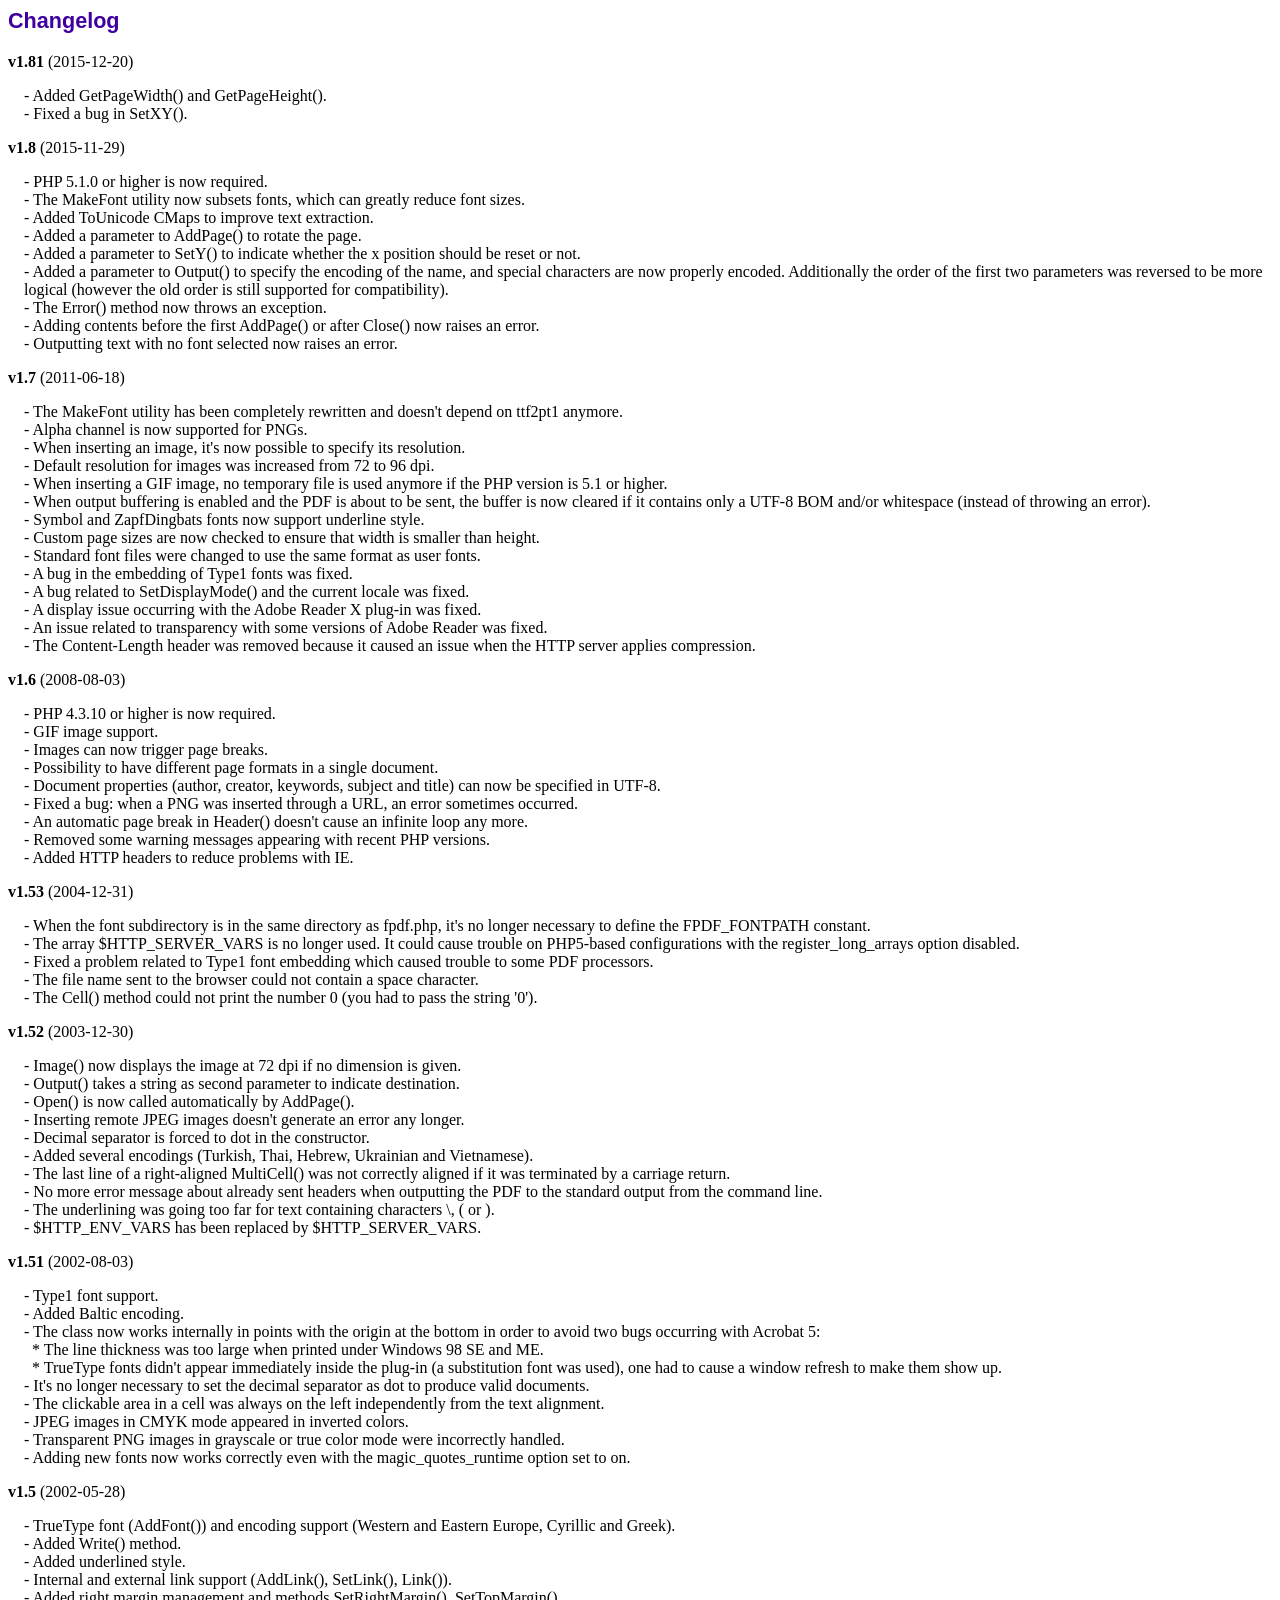
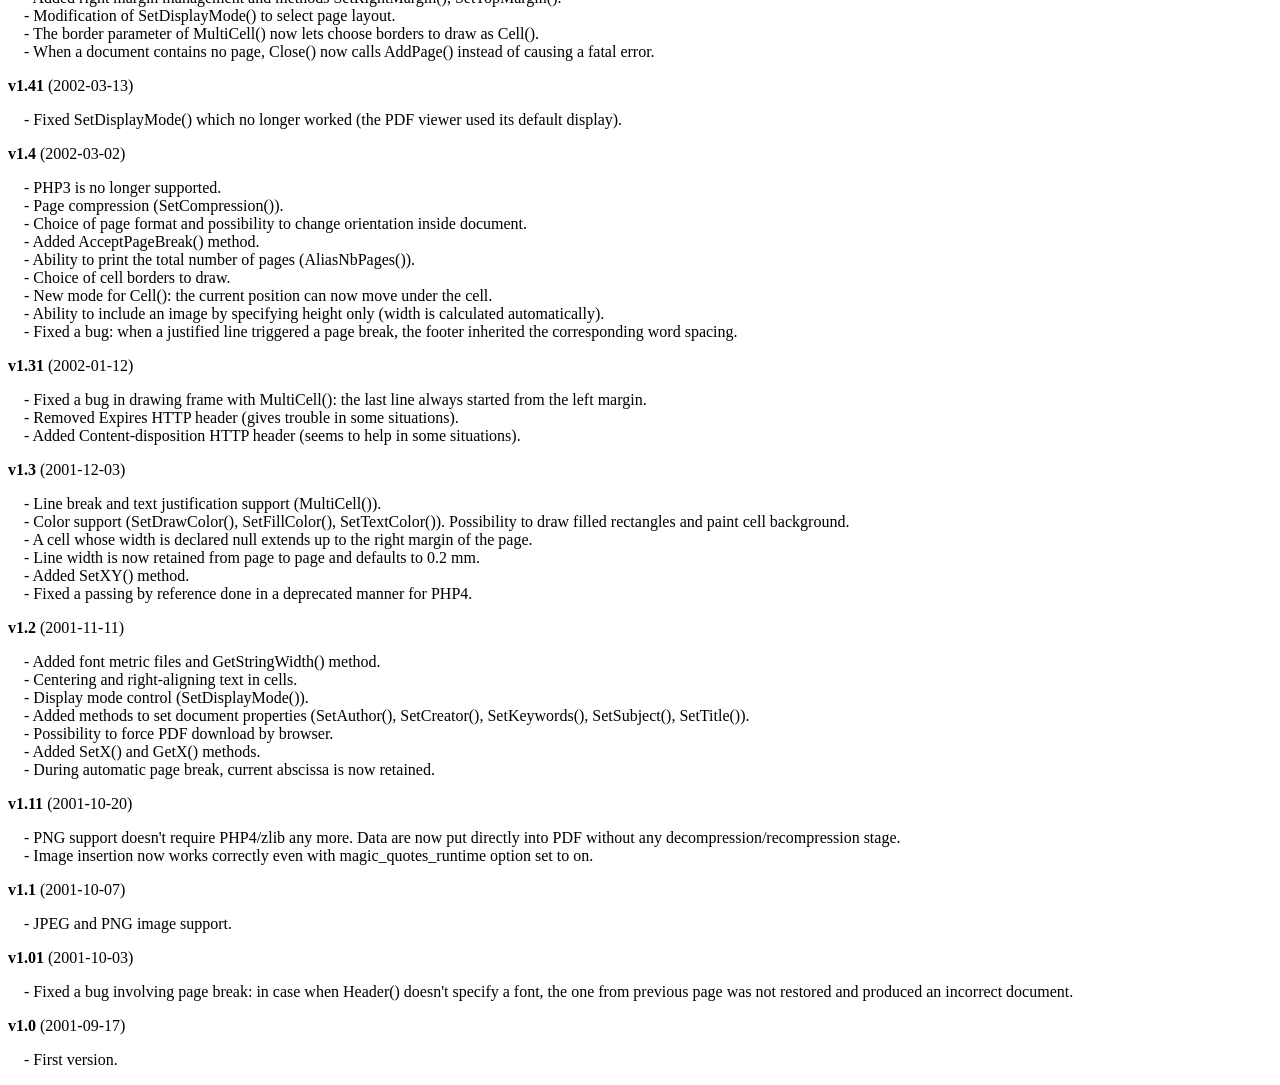
<file: assets/fpdf/changelog.htm>
<!DOCTYPE html PUBLIC "-//W3C//DTD HTML 4.01 Transitional//EN">
<html>
<head>
<meta http-equiv="Content-Type" content="text/html; charset=ISO-8859-1">
<title>Changelog</title>
<link type="text/css" rel="stylesheet" href="fpdf.css">
<style type="text/css">
dd {margin:1em 0 1em 1em}
</style>
</head>
<body>
<h1>Changelog</h1>
<dl>
<dt><strong>v1.81</strong> (2015-12-20)</dt>
<dd>
- Added GetPageWidth() and GetPageHeight().<br>
- Fixed a bug in SetXY().<br>
</dd>
<dt><strong>v1.8</strong> (2015-11-29)</dt>
<dd>
- PHP 5.1.0 or higher is now required.<br>
- The MakeFont utility now subsets fonts, which can greatly reduce font sizes.<br>
- Added ToUnicode CMaps to improve text extraction.<br>
- Added a parameter to AddPage() to rotate the page.<br>
- Added a parameter to SetY() to indicate whether the x position should be reset or not.<br>
- Added a parameter to Output() to specify the encoding of the name, and special characters are now properly encoded. Additionally the order of the first two parameters was reversed to be more logical (however the old order is still supported for compatibility).<br>
- The Error() method now throws an exception.<br>
- Adding contents before the first AddPage() or after Close() now raises an error.<br>
- Outputting text with no font selected now raises an error.<br>
</dd>
<dt><strong>v1.7</strong> (2011-06-18)</dt>
<dd>
- The MakeFont utility has been completely rewritten and doesn't depend on ttf2pt1 anymore.<br>
- Alpha channel is now supported for PNGs.<br>
- When inserting an image, it's now possible to specify its resolution.<br>
- Default resolution for images was increased from 72 to 96 dpi.<br>
- When inserting a GIF image, no temporary file is used anymore if the PHP version is 5.1 or higher.<br>
- When output buffering is enabled and the PDF is about to be sent, the buffer is now cleared if it contains only a UTF-8 BOM and/or whitespace (instead of throwing an error).<br>
- Symbol and ZapfDingbats fonts now support underline style.<br>
- Custom page sizes are now checked to ensure that width is smaller than height.<br>
- Standard font files were changed to use the same format as user fonts.<br>
- A bug in the embedding of Type1 fonts was fixed.<br>
- A bug related to SetDisplayMode() and the current locale was fixed.<br>
- A display issue occurring with the Adobe Reader X plug-in was fixed.<br>
- An issue related to transparency with some versions of Adobe Reader was fixed.<br>
- The Content-Length header was removed because it caused an issue when the HTTP server applies compression.<br>
</dd>
<dt><strong>v1.6</strong> (2008-08-03)</dt>
<dd>
- PHP 4.3.10 or higher is now required.<br>
- GIF image support.<br>
- Images can now trigger page breaks.<br>
- Possibility to have different page formats in a single document.<br>
- Document properties (author, creator, keywords, subject and title) can now be specified in UTF-8.<br>
- Fixed a bug: when a PNG was inserted through a URL, an error sometimes occurred.<br>
- An automatic page break in Header() doesn't cause an infinite loop any more.<br>
- Removed some warning messages appearing with recent PHP versions.<br>
- Added HTTP headers to reduce problems with IE.<br>
</dd>
<dt><strong>v1.53</strong> (2004-12-31)</dt>
<dd>
- When the font subdirectory is in the same directory as fpdf.php, it's no longer necessary to define the FPDF_FONTPATH constant.<br>
- The array $HTTP_SERVER_VARS is no longer used. It could cause trouble on PHP5-based configurations with the register_long_arrays option disabled.<br>
- Fixed a problem related to Type1 font embedding which caused trouble to some PDF processors.<br>
- The file name sent to the browser could not contain a space character.<br>
- The Cell() method could not print the number 0 (you had to pass the string '0').<br>
</dd>
<dt><strong>v1.52</strong> (2003-12-30)</dt>
<dd>
- Image() now displays the image at 72 dpi if no dimension is given.<br>
- Output() takes a string as second parameter to indicate destination.<br>
- Open() is now called automatically by AddPage().<br>
- Inserting remote JPEG images doesn't generate an error any longer.<br>
- Decimal separator is forced to dot in the constructor.<br>
- Added several encodings (Turkish, Thai, Hebrew, Ukrainian and Vietnamese).<br>
- The last line of a right-aligned MultiCell() was not correctly aligned if it was terminated by a carriage return.<br>
- No more error message about already sent headers when outputting the PDF to the standard output from the command line.<br>
- The underlining was going too far for text containing characters \, ( or ).<br>
- $HTTP_ENV_VARS has been replaced by $HTTP_SERVER_VARS.<br>
</dd>
<dt><strong>v1.51</strong> (2002-08-03)</dt>
<dd>
- Type1 font support.<br>
- Added Baltic encoding.<br>
- The class now works internally in points with the origin at the bottom in order to avoid two bugs occurring with Acrobat 5:<br>&nbsp;&nbsp;* The line thickness was too large when printed under Windows 98 SE and ME.<br>&nbsp;&nbsp;* TrueType fonts didn't appear immediately inside the plug-in (a substitution font was used), one had to cause a window refresh to make them show up.<br>
- It's no longer necessary to set the decimal separator as dot to produce valid documents.<br>
- The clickable area in a cell was always on the left independently from the text alignment.<br>
- JPEG images in CMYK mode appeared in inverted colors.<br>
- Transparent PNG images in grayscale or true color mode were incorrectly handled.<br>
- Adding new fonts now works correctly even with the magic_quotes_runtime option set to on.<br>
</dd>
<dt><strong>v1.5</strong> (2002-05-28)</dt>
<dd>
- TrueType font (AddFont()) and encoding support (Western and Eastern Europe, Cyrillic and Greek).<br>
- Added Write() method.<br>
- Added underlined style.<br>
- Internal and external link support (AddLink(), SetLink(), Link()).<br>
- Added right margin management and methods SetRightMargin(), SetTopMargin().<br>
- Modification of SetDisplayMode() to select page layout.<br>
- The border parameter of MultiCell() now lets choose borders to draw as Cell().<br>
- When a document contains no page, Close() now calls AddPage() instead of causing a fatal error.<br>
</dd>
<dt><strong>v1.41</strong> (2002-03-13)</dt>
<dd>
- Fixed SetDisplayMode() which no longer worked (the PDF viewer used its default display).<br>
</dd>
<dt><strong>v1.4</strong> (2002-03-02)</dt>
<dd>
- PHP3 is no longer supported.<br>
- Page compression (SetCompression()).<br>
- Choice of page format and possibility to change orientation inside document.<br>
- Added AcceptPageBreak() method.<br>
- Ability to print the total number of pages (AliasNbPages()).<br>
- Choice of cell borders to draw.<br>
- New mode for Cell(): the current position can now move under the cell.<br>
- Ability to include an image by specifying height only (width is calculated automatically).<br>
- Fixed a bug: when a justified line triggered a page break, the footer inherited the corresponding word spacing.<br>
</dd>
<dt><strong>v1.31</strong> (2002-01-12)</dt>
<dd>
- Fixed a bug in drawing frame with MultiCell(): the last line always started from the left margin.<br>
- Removed Expires HTTP header (gives trouble in some situations).<br>
- Added Content-disposition HTTP header (seems to help in some situations).<br>
</dd>
<dt><strong>v1.3</strong> (2001-12-03)</dt>
<dd>
- Line break and text justification support (MultiCell()).<br>
- Color support (SetDrawColor(), SetFillColor(), SetTextColor()). Possibility to draw filled rectangles and paint cell background.<br>
- A cell whose width is declared null extends up to the right margin of the page.<br>
- Line width is now retained from page to page and defaults to 0.2 mm.<br>
- Added SetXY() method.<br>
- Fixed a passing by reference done in a deprecated manner for PHP4.<br>
</dd>
<dt><strong>v1.2</strong> (2001-11-11)</dt>
<dd>
- Added font metric files and GetStringWidth() method.<br>
- Centering and right-aligning text in cells.<br>
- Display mode control (SetDisplayMode()).<br>
- Added methods to set document properties (SetAuthor(), SetCreator(), SetKeywords(), SetSubject(), SetTitle()).<br>
- Possibility to force PDF download by browser.<br>
- Added SetX() and GetX() methods.<br>
- During automatic page break, current abscissa is now retained.<br>
</dd>
<dt><strong>v1.11</strong> (2001-10-20)</dt>
<dd>
- PNG support doesn't require PHP4/zlib any more. Data are now put directly into PDF without any decompression/recompression stage.<br>
- Image insertion now works correctly even with magic_quotes_runtime option set to on.<br>
</dd>
<dt><strong>v1.1</strong> (2001-10-07)</dt>
<dd>
- JPEG and PNG image support.<br>
</dd>
<dt><strong>v1.01</strong> (2001-10-03)</dt>
<dd>
- Fixed a bug involving page break: in case when Header() doesn't specify a font, the one from previous page was not restored and produced an incorrect document.<br>
</dd>
<dt><strong>v1.0</strong> (2001-09-17)</dt>
<dd>
- First version.<br>
</dd>
</dl>
</body>
</html>
</file>
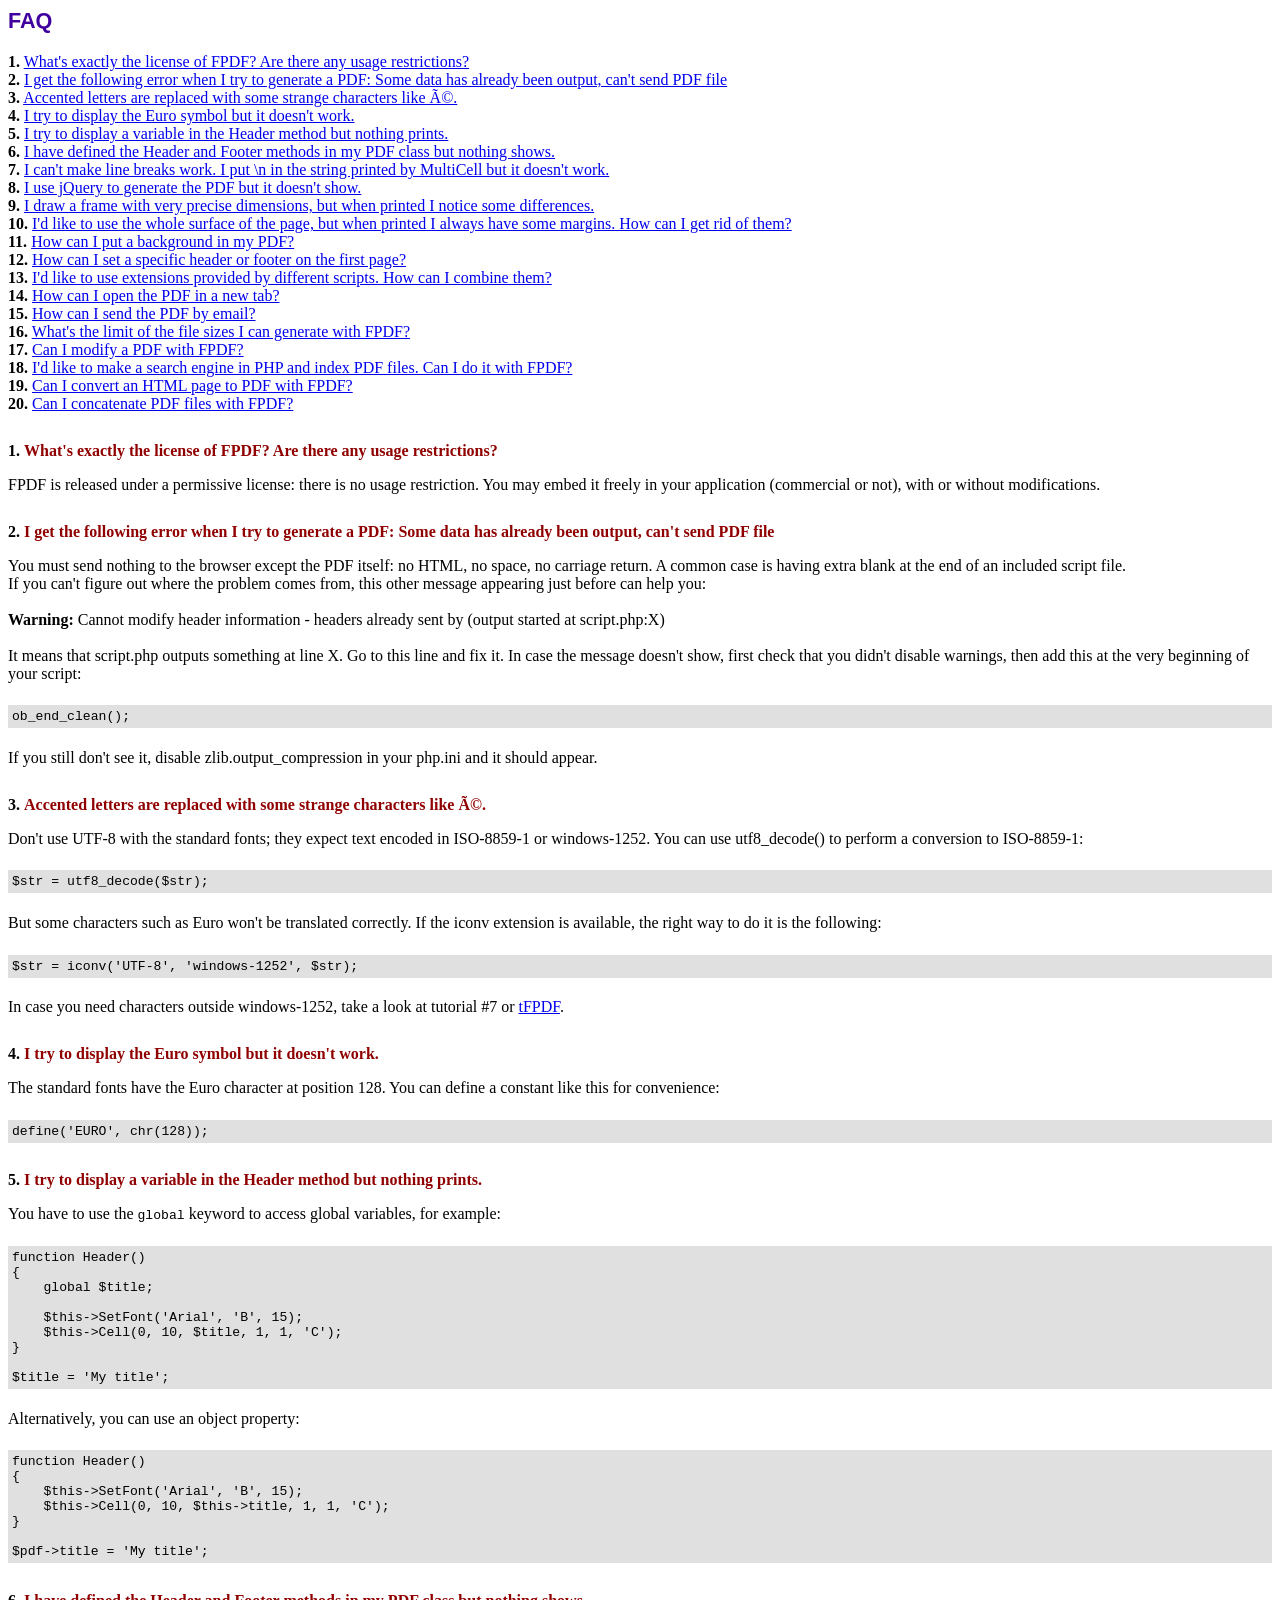
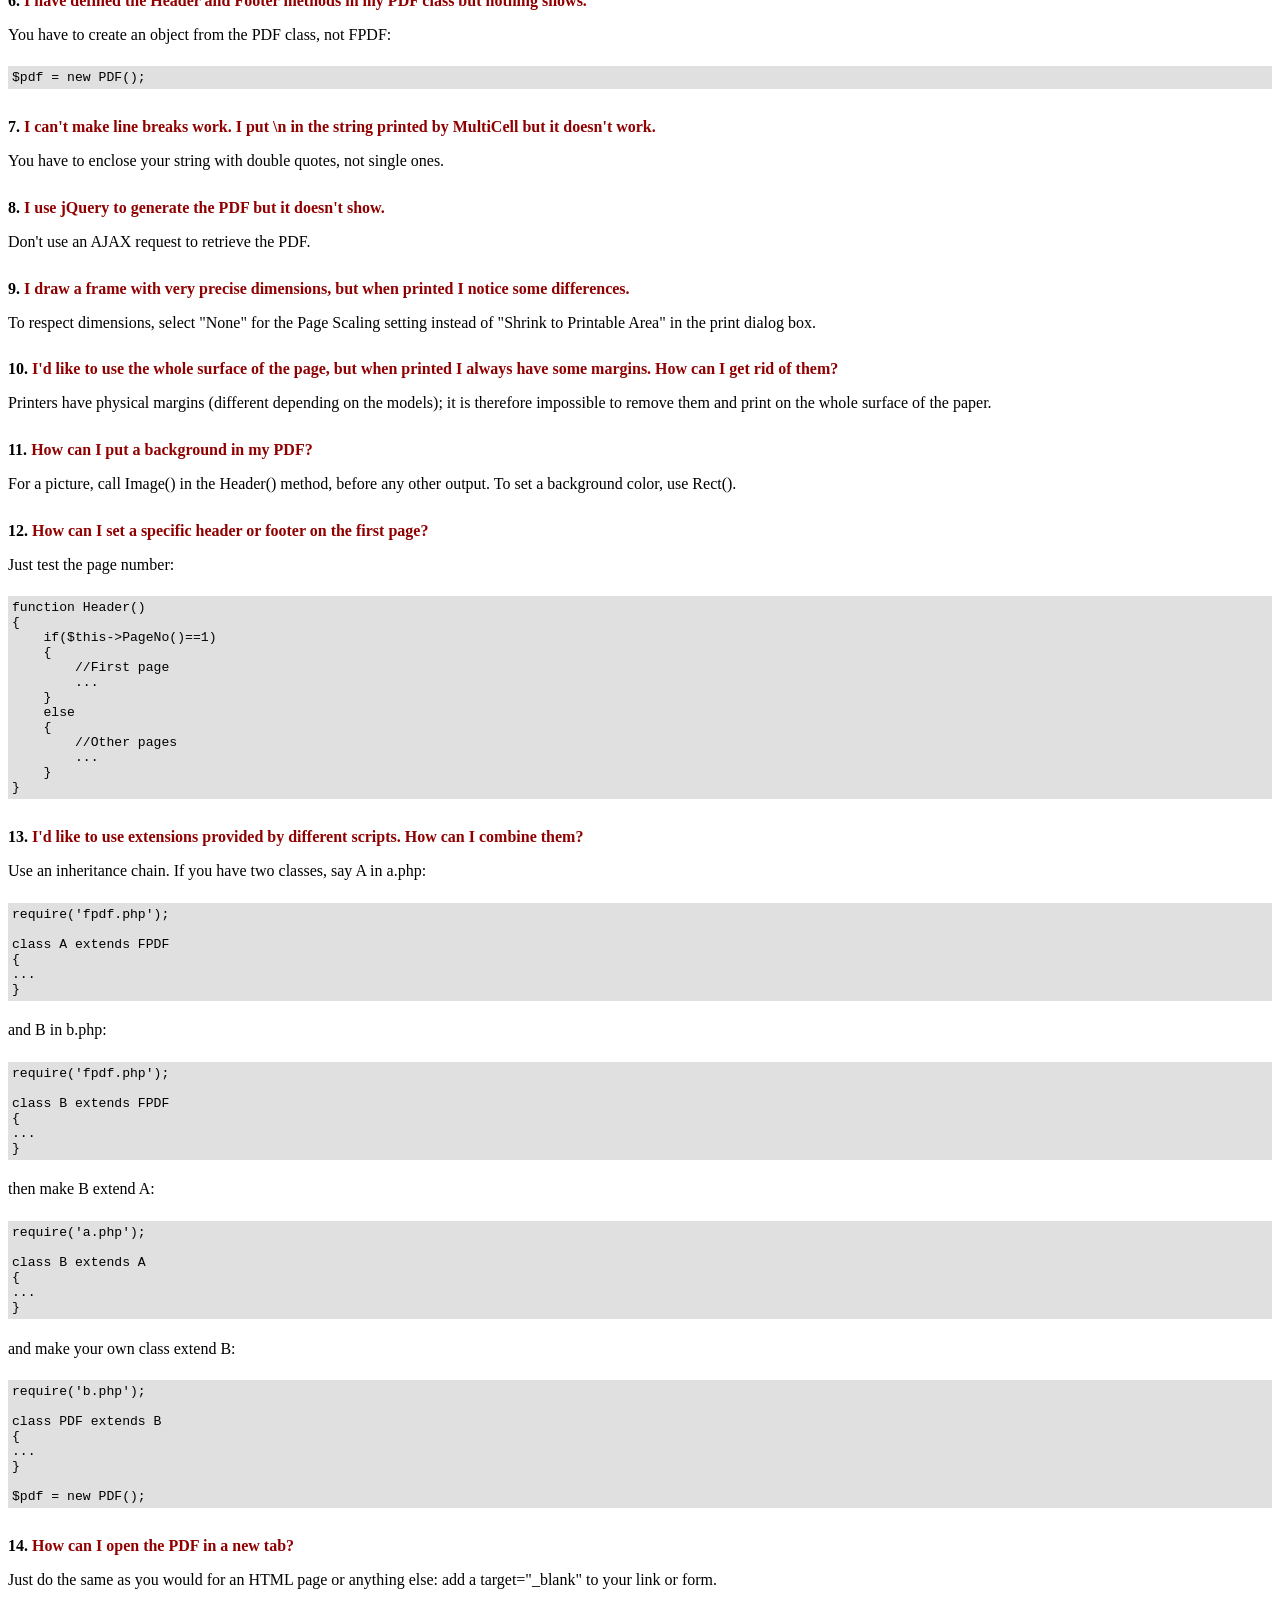
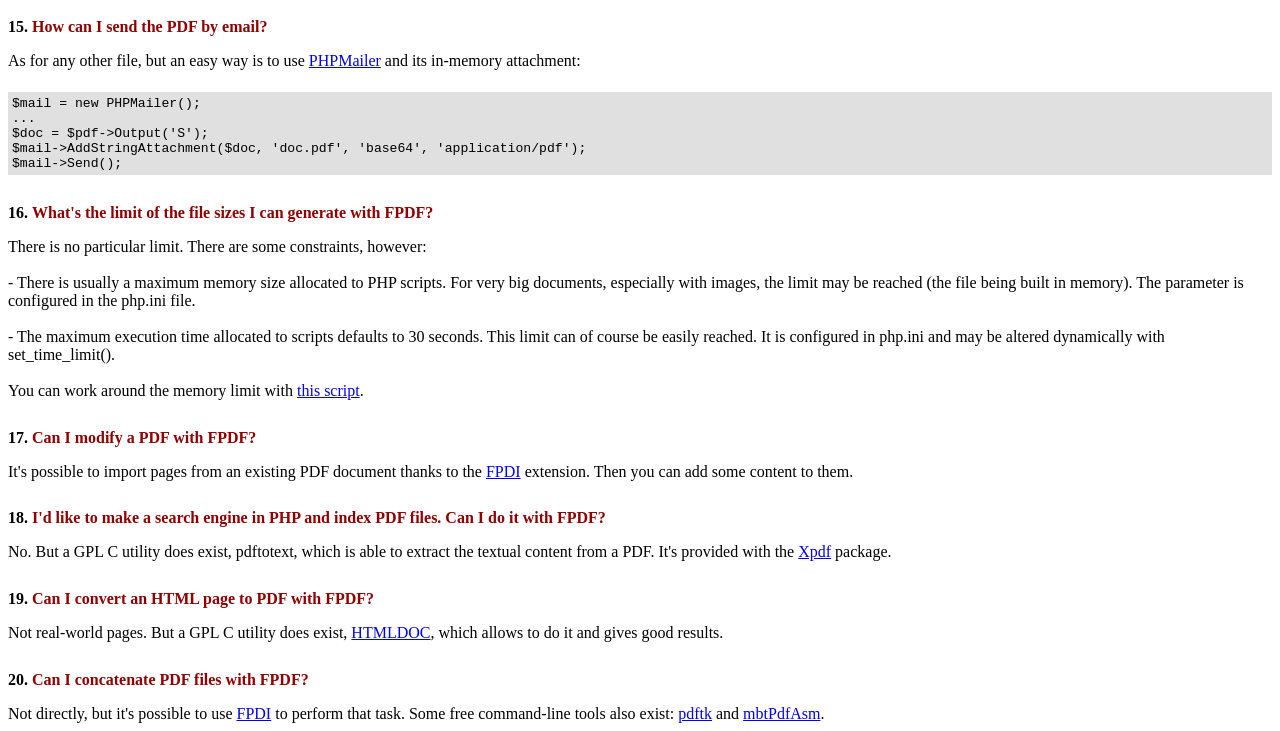
<file: assets/fpdf/FAQ.htm>
<!DOCTYPE html PUBLIC "-//W3C//DTD HTML 4.01 Transitional//EN">
<html>
<head>
<meta http-equiv="Content-Type" content="text/html; charset=ISO-8859-1">
<title>FAQ</title>
<link type="text/css" rel="stylesheet" href="fpdf.css">
<style type="text/css">
ul {list-style-type:none; margin:0; padding:0}
ul#answers li {margin-top:1.8em}
.question {font-weight:bold; color:#900000}
</style>
</head>
<body>
<h1>FAQ</h1>
<ul>
<li><b>1.</b> <a href='#q1'>What's exactly the license of FPDF? Are there any usage restrictions?</a></li>
<li><b>2.</b> <a href='#q2'>I get the following error when I try to generate a PDF: Some data has already been output, can't send PDF file</a></li>
<li><b>3.</b> <a href='#q3'>Accented letters are replaced with some strange characters like é.</a></li>
<li><b>4.</b> <a href='#q4'>I try to display the Euro symbol but it doesn't work.</a></li>
<li><b>5.</b> <a href='#q5'>I try to display a variable in the Header method but nothing prints.</a></li>
<li><b>6.</b> <a href='#q6'>I have defined the Header and Footer methods in my PDF class but nothing shows.</a></li>
<li><b>7.</b> <a href='#q7'>I can't make line breaks work. I put \n in the string printed by MultiCell but it doesn't work.</a></li>
<li><b>8.</b> <a href='#q8'>I use jQuery to generate the PDF but it doesn't show.</a></li>
<li><b>9.</b> <a href='#q9'>I draw a frame with very precise dimensions, but when printed I notice some differences.</a></li>
<li><b>10.</b> <a href='#q10'>I'd like to use the whole surface of the page, but when printed I always have some margins. How can I get rid of them?</a></li>
<li><b>11.</b> <a href='#q11'>How can I put a background in my PDF?</a></li>
<li><b>12.</b> <a href='#q12'>How can I set a specific header or footer on the first page?</a></li>
<li><b>13.</b> <a href='#q13'>I'd like to use extensions provided by different scripts. How can I combine them?</a></li>
<li><b>14.</b> <a href='#q14'>How can I open the PDF in a new tab?</a></li>
<li><b>15.</b> <a href='#q15'>How can I send the PDF by email?</a></li>
<li><b>16.</b> <a href='#q16'>What's the limit of the file sizes I can generate with FPDF?</a></li>
<li><b>17.</b> <a href='#q17'>Can I modify a PDF with FPDF?</a></li>
<li><b>18.</b> <a href='#q18'>I'd like to make a search engine in PHP and index PDF files. Can I do it with FPDF?</a></li>
<li><b>19.</b> <a href='#q19'>Can I convert an HTML page to PDF with FPDF?</a></li>
<li><b>20.</b> <a href='#q20'>Can I concatenate PDF files with FPDF?</a></li>
</ul>

<ul id='answers'>
<li id='q1'>
<p><b>1.</b> <span class='question'>What's exactly the license of FPDF? Are there any usage restrictions?</span></p>
FPDF is released under a permissive license: there is no usage restriction. You may embed it
freely in your application (commercial or not), with or without modifications.
</li>

<li id='q2'>
<p><b>2.</b> <span class='question'>I get the following error when I try to generate a PDF: Some data has already been output, can't send PDF file</span></p>
You must send nothing to the browser except the PDF itself: no HTML, no space, no carriage return. A common
case is having extra blank at the end of an included script file.<br>
If you can't figure out where the problem comes from, this other message appearing just before can help you:<br>
<br>
<b>Warning:</b> Cannot modify header information - headers already sent by (output started at script.php:X)<br>
<br>
It means that script.php outputs something at line X. Go to this line and fix it.
In case the message doesn't show, first check that you didn't disable warnings, then add this at the very
beginning of your script:
<div class="doc-source">
<pre><code>ob_end_clean();</code></pre>
</div>
If you still don't see it, disable zlib.output_compression in your php.ini and it should appear.
</li>

<li id='q3'>
<p><b>3.</b> <span class='question'>Accented letters are replaced with some strange characters like é.</span></p>
Don't use UTF-8 with the standard fonts; they expect text encoded in ISO-8859-1 or windows-1252.
You can use utf8_decode() to perform a conversion to ISO-8859-1:
<div class="doc-source">
<pre><code>$str = utf8_decode($str);</code></pre>
</div>
But some characters such as Euro won't be translated correctly. If the iconv extension is available, the
right way to do it is the following:
<div class="doc-source">
<pre><code>$str = iconv('UTF-8', 'windows-1252', $str);</code></pre>
</div>
In case you need characters outside windows-1252, take a look at tutorial #7 or
<a href="http://www.fpdf.org/?go=script&amp;id=92" target="_blank">tFPDF</a>.
</li>

<li id='q4'>
<p><b>4.</b> <span class='question'>I try to display the Euro symbol but it doesn't work.</span></p>
The standard fonts have the Euro character at position 128. You can define a constant like this
for convenience:
<div class="doc-source">
<pre><code>define('EURO', chr(128));</code></pre>
</div>
</li>

<li id='q5'>
<p><b>5.</b> <span class='question'>I try to display a variable in the Header method but nothing prints.</span></p>
You have to use the <code>global</code> keyword to access global variables, for example:
<div class="doc-source">
<pre><code>function Header()
{
    global $title;

    $this-&gt;SetFont('Arial', 'B', 15);
    $this-&gt;Cell(0, 10, $title, 1, 1, 'C');
}

$title = 'My title';</code></pre>
</div>
Alternatively, you can use an object property:
<div class="doc-source">
<pre><code>function Header()
{
    $this-&gt;SetFont('Arial', 'B', 15);
    $this-&gt;Cell(0, 10, $this-&gt;title, 1, 1, 'C');
}

$pdf-&gt;title = 'My title';</code></pre>
</div>
</li>

<li id='q6'>
<p><b>6.</b> <span class='question'>I have defined the Header and Footer methods in my PDF class but nothing shows.</span></p>
You have to create an object from the PDF class, not FPDF:
<div class="doc-source">
<pre><code>$pdf = new PDF();</code></pre>
</div>
</li>

<li id='q7'>
<p><b>7.</b> <span class='question'>I can't make line breaks work. I put \n in the string printed by MultiCell but it doesn't work.</span></p>
You have to enclose your string with double quotes, not single ones.
</li>

<li id='q8'>
<p><b>8.</b> <span class='question'>I use jQuery to generate the PDF but it doesn't show.</span></p>
Don't use an AJAX request to retrieve the PDF.
</li>

<li id='q9'>
<p><b>9.</b> <span class='question'>I draw a frame with very precise dimensions, but when printed I notice some differences.</span></p>
To respect dimensions, select "None" for the Page Scaling setting instead of "Shrink to Printable Area" in the print dialog box.
</li>

<li id='q10'>
<p><b>10.</b> <span class='question'>I'd like to use the whole surface of the page, but when printed I always have some margins. How can I get rid of them?</span></p>
Printers have physical margins (different depending on the models); it is therefore impossible to remove
them and print on the whole surface of the paper.
</li>

<li id='q11'>
<p><b>11.</b> <span class='question'>How can I put a background in my PDF?</span></p>
For a picture, call Image() in the Header() method, before any other output. To set a background color, use Rect().
</li>

<li id='q12'>
<p><b>12.</b> <span class='question'>How can I set a specific header or footer on the first page?</span></p>
Just test the page number:
<div class="doc-source">
<pre><code>function Header()
{
    if($this-&gt;PageNo()==1)
    {
        //First page
        ...
    }
    else
    {
        //Other pages
        ...
    }
}</code></pre>
</div>
</li>

<li id='q13'>
<p><b>13.</b> <span class='question'>I'd like to use extensions provided by different scripts. How can I combine them?</span></p>
Use an inheritance chain. If you have two classes, say A in a.php:
<div class="doc-source">
<pre><code>require('fpdf.php');

class A extends FPDF
{
...
}</code></pre>
</div>
and B in b.php:
<div class="doc-source">
<pre><code>require('fpdf.php');

class B extends FPDF
{
...
}</code></pre>
</div>
then make B extend A:
<div class="doc-source">
<pre><code>require('a.php');

class B extends A
{
...
}</code></pre>
</div>
and make your own class extend B:
<div class="doc-source">
<pre><code>require('b.php');

class PDF extends B
{
...
}

$pdf = new PDF();</code></pre>
</div>
</li>

<li id='q14'>
<p><b>14.</b> <span class='question'>How can I open the PDF in a new tab?</span></p>
Just do the same as you would for an HTML page or anything else: add a target="_blank" to your link or form.
</li>

<li id='q15'>
<p><b>15.</b> <span class='question'>How can I send the PDF by email?</span></p>
As for any other file, but an easy way is to use <a href="http://phpmailer.codeworxtech.com" target="_blank">PHPMailer</a> and
its in-memory attachment:
<div class="doc-source">
<pre><code>$mail = new PHPMailer();
...
$doc = $pdf-&gt;Output('S');
$mail-&gt;AddStringAttachment($doc, 'doc.pdf', 'base64', 'application/pdf');
$mail-&gt;Send();</code></pre>
</div>
</li>

<li id='q16'>
<p><b>16.</b> <span class='question'>What's the limit of the file sizes I can generate with FPDF?</span></p>
There is no particular limit. There are some constraints, however:
<br>
<br>
- There is usually a maximum memory size allocated to PHP scripts. For very big documents,
especially with images, the limit may be reached (the file being built in memory). The
parameter is configured in the php.ini file.
<br>
<br>
- The maximum execution time allocated to scripts defaults to 30 seconds. This limit can of course
be easily reached. It is configured in php.ini and may be altered dynamically with set_time_limit().
<br>
<br>
You can work around the memory limit with <a href="http://www.fpdf.org/?go=script&amp;id=76" target="_blank">this script</a>.
</li>

<li id='q17'>
<p><b>17.</b> <span class='question'>Can I modify a PDF with FPDF?</span></p>
It's possible to import pages from an existing PDF document thanks to the
<a href="https://www.setasign.com/products/fpdi/about/" target="_blank">FPDI</a> extension.
Then you can add some content to them.
</li>

<li id='q18'>
<p><b>18.</b> <span class='question'>I'd like to make a search engine in PHP and index PDF files. Can I do it with FPDF?</span></p>
No. But a GPL C utility does exist, pdftotext, which is able to extract the textual content from a PDF.
It's provided with the <a href="http://www.foolabs.com/xpdf/" target="_blank">Xpdf</a> package.
</li>

<li id='q19'>
<p><b>19.</b> <span class='question'>Can I convert an HTML page to PDF with FPDF?</span></p>
Not real-world pages. But a GPL C utility does exist, <a href="https://www.msweet.org/projects.php?Z1" target="_blank">HTMLDOC</a>,
which allows to do it and gives good results.
</li>

<li id='q20'>
<p><b>20.</b> <span class='question'>Can I concatenate PDF files with FPDF?</span></p>
Not directly, but it's possible to use <a href="https://www.setasign.com/products/fpdi/demos/concatenate-fake/" target="_blank">FPDI</a>
to perform that task. Some free command-line tools also exist:
<a href="https://www.pdflabs.com/tools/pdftk-the-pdf-toolkit/" target="_blank">pdftk</a> and
<a href="http://thierry.schmit.free.fr/spip/spip.php?article15" target="_blank">mbtPdfAsm</a>.
</li>
</ul>
</body>
</html>
</file>
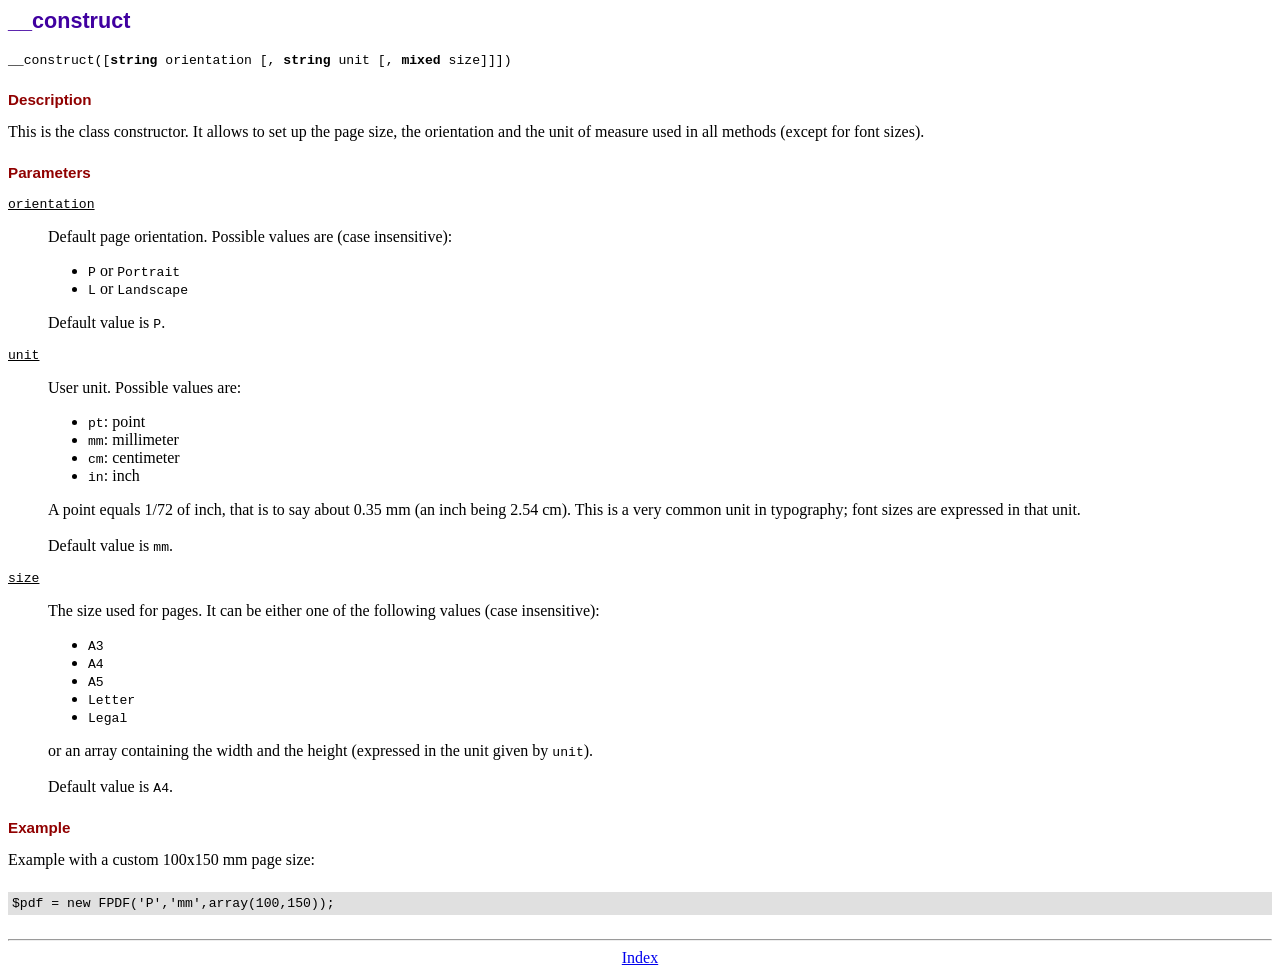
<file: assets/fpdf/doc/__construct.htm>
<!DOCTYPE html PUBLIC "-//W3C//DTD HTML 4.01 Transitional//EN">
<html>
<head>
<meta http-equiv="Content-Type" content="text/html; charset=ISO-8859-1">
<title>__construct</title>
<link type="text/css" rel="stylesheet" href="../fpdf.css">
</head>
<body>
<h1>__construct</h1>
<code>__construct([<b>string</b> orientation [, <b>string</b> unit [, <b>mixed</b> size]]])</code>
<h2>Description</h2>
This is the class constructor. It allows to set up the page size, the orientation and the
unit of measure used in all methods (except for font sizes).
<h2>Parameters</h2>
<dl class="param">
<dt><code>orientation</code></dt>
<dd>
Default page orientation. Possible values are (case insensitive):
<ul>
<li><code>P</code> or <code>Portrait</code></li>
<li><code>L</code> or <code>Landscape</code></li>
</ul>
Default value is <code>P</code>.
</dd>
<dt><code>unit</code></dt>
<dd>
User unit. Possible values are:
<ul>
<li><code>pt</code>: point</li>
<li><code>mm</code>: millimeter</li>
<li><code>cm</code>: centimeter</li>
<li><code>in</code>: inch</li>
</ul>
A point equals 1/72 of inch, that is to say about 0.35 mm (an inch being 2.54 cm). This
is a very common unit in typography; font sizes are expressed in that unit.
<br>
<br>
Default value is <code>mm</code>.
</dd>
<dt><code>size</code></dt>
<dd>
The size used for pages. It can be either one of the following values (case insensitive):
<ul>
<li><code>A3</code></li>
<li><code>A4</code></li>
<li><code>A5</code></li>
<li><code>Letter</code></li>
<li><code>Legal</code></li>
</ul>
or an array containing the width and the height (expressed in the unit given by <code>unit</code>).<br>
<br>
Default value is <code>A4</code>.
</dd>
</dl>
<h2>Example</h2>
Example with a custom 100x150 mm page size:
<div class="doc-source">
<pre><code>$pdf = new FPDF('P','mm',array(100,150));</code></pre>
</div>
<hr style="margin-top:1.5em">
<div style="text-align:center"><a href="index.htm">Index</a></div>
</body>
</html>
</file>
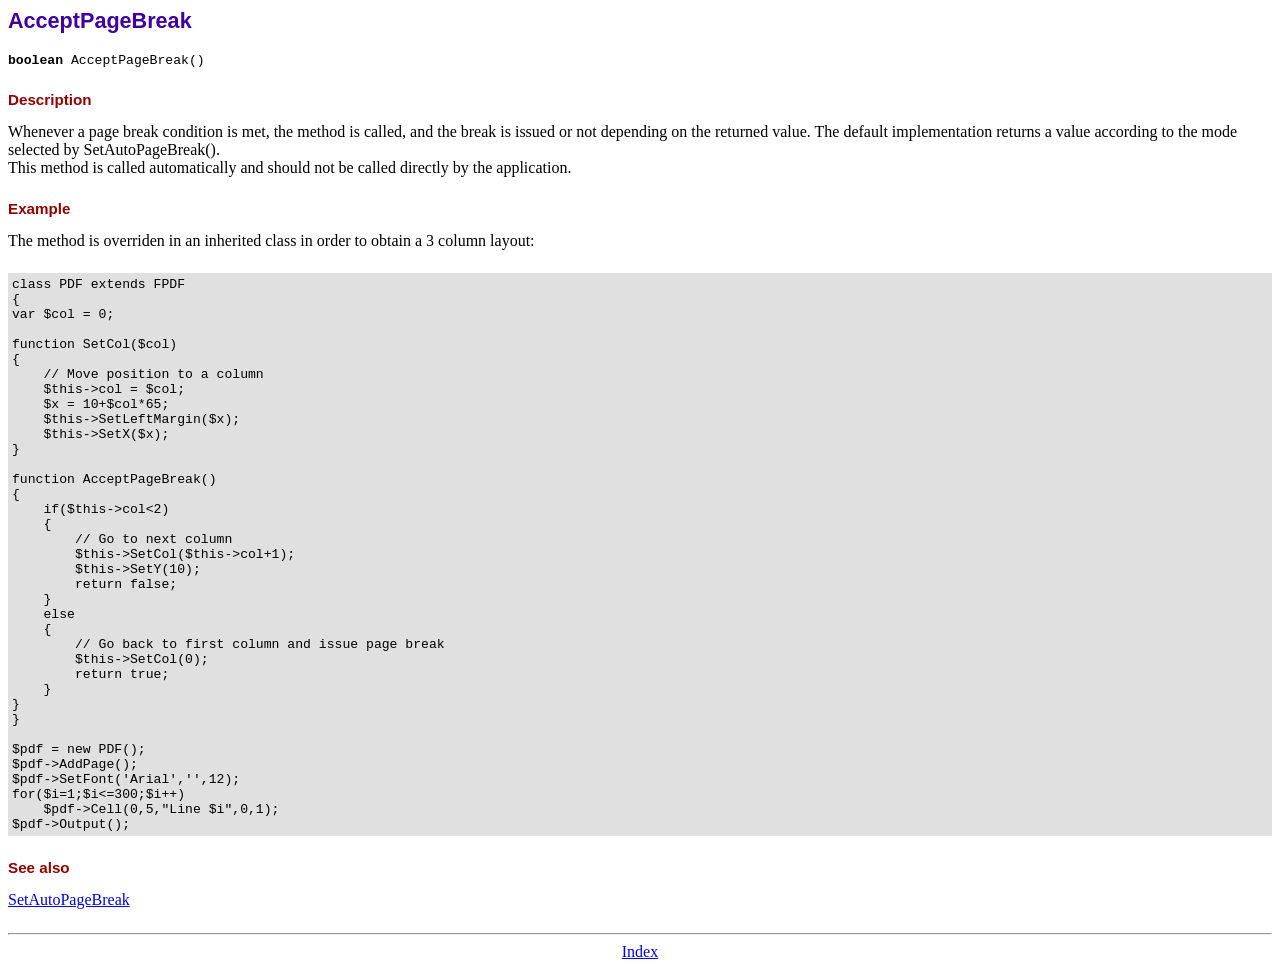
<file: assets/fpdf/doc/acceptpagebreak.htm>
<!DOCTYPE html PUBLIC "-//W3C//DTD HTML 4.01 Transitional//EN">
<html>
<head>
<meta http-equiv="Content-Type" content="text/html; charset=ISO-8859-1">
<title>AcceptPageBreak</title>
<link type="text/css" rel="stylesheet" href="../fpdf.css">
</head>
<body>
<h1>AcceptPageBreak</h1>
<code><b>boolean</b> AcceptPageBreak()</code>
<h2>Description</h2>
Whenever a page break condition is met, the method is called, and the break is issued or not
depending on the returned value. The default implementation returns a value according to the
mode selected by SetAutoPageBreak().
<br>
This method is called automatically and should not be called directly by the application.
<h2>Example</h2>
The method is overriden in an inherited class in order to obtain a 3 column layout:
<div class="doc-source">
<pre><code>class PDF extends FPDF
{
var $col = 0;

function SetCol($col)
{
    // Move position to a column
    $this-&gt;col = $col;
    $x = 10+$col*65;
    $this-&gt;SetLeftMargin($x);
    $this-&gt;SetX($x);
}

function AcceptPageBreak()
{
    if($this-&gt;col&lt;2)
    {
        // Go to next column
        $this-&gt;SetCol($this-&gt;col+1);
        $this-&gt;SetY(10);
        return false;
    }
    else
    {
        // Go back to first column and issue page break
        $this-&gt;SetCol(0);
        return true;
    }
}
}

$pdf = new PDF();
$pdf-&gt;AddPage();
$pdf-&gt;SetFont('Arial','',12);
for($i=1;$i&lt;=300;$i++)
    $pdf-&gt;Cell(0,5,"Line $i",0,1);
$pdf-&gt;Output();</code></pre>
</div>
<h2>See also</h2>
<a href="setautopagebreak.htm">SetAutoPageBreak</a>
<hr style="margin-top:1.5em">
<div style="text-align:center"><a href="index.htm">Index</a></div>
</body>
</html>
</file>
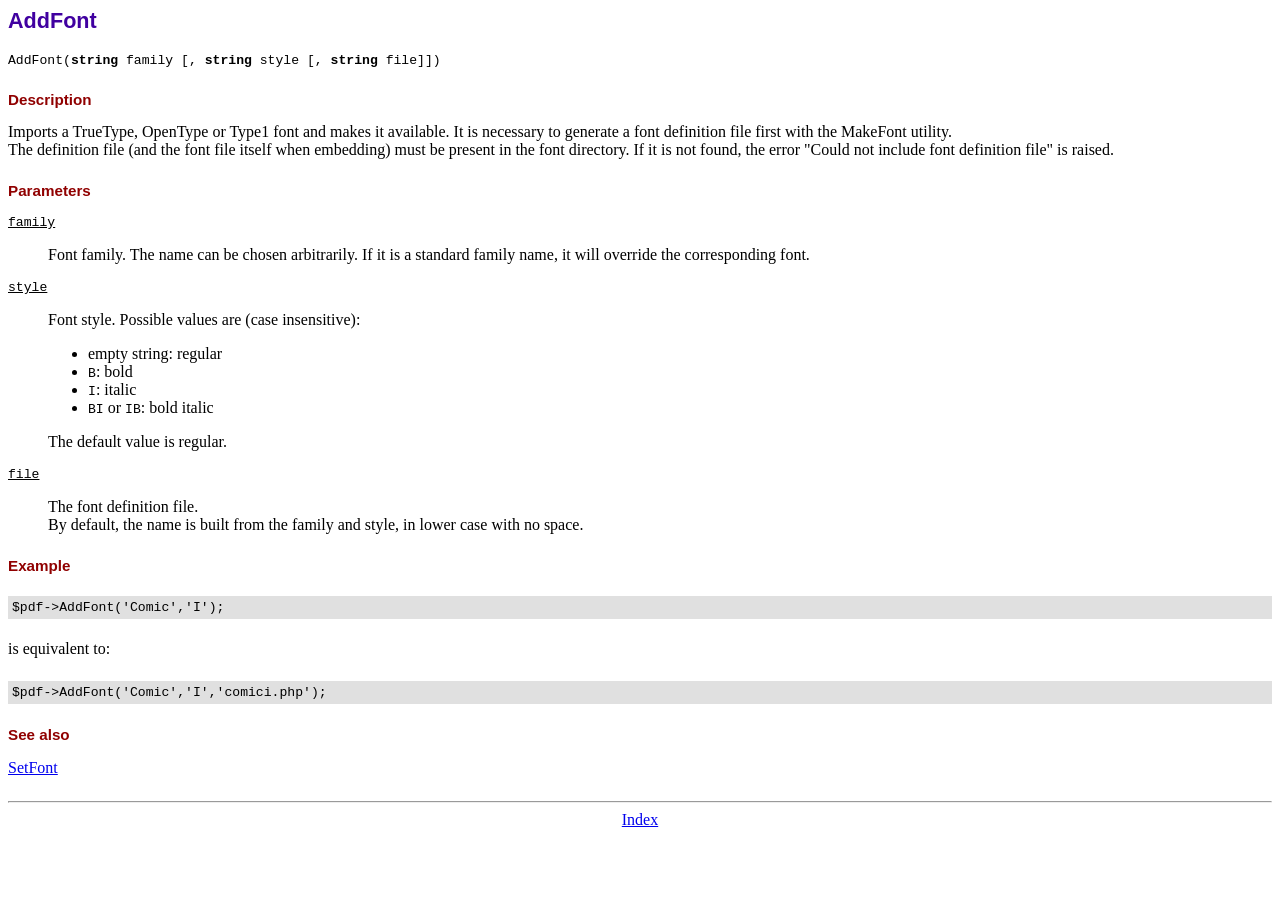
<file: assets/fpdf/doc/addfont.htm>
<!DOCTYPE html PUBLIC "-//W3C//DTD HTML 4.01 Transitional//EN">
<html>
<head>
<meta http-equiv="Content-Type" content="text/html; charset=ISO-8859-1">
<title>AddFont</title>
<link type="text/css" rel="stylesheet" href="../fpdf.css">
</head>
<body>
<h1>AddFont</h1>
<code>AddFont(<b>string</b> family [, <b>string</b> style [, <b>string</b> file]])</code>
<h2>Description</h2>
Imports a TrueType, OpenType or Type1 font and makes it available. It is necessary to generate a font
definition file first with the MakeFont utility.
<br>
The definition file (and the font file itself when embedding) must be present in the font directory.
If it is not found, the error "Could not include font definition file" is raised.
<h2>Parameters</h2>
<dl class="param">
<dt><code>family</code></dt>
<dd>
Font family. The name can be chosen arbitrarily. If it is a standard family name, it will
override the corresponding font.
</dd>
<dt><code>style</code></dt>
<dd>
Font style. Possible values are (case insensitive):
<ul>
<li>empty string: regular</li>
<li><code>B</code>: bold</li>
<li><code>I</code>: italic</li>
<li><code>BI</code> or <code>IB</code>: bold italic</li>
</ul>
The default value is regular.
</dd>
<dt><code>file</code></dt>
<dd>
The font definition file.
<br>
By default, the name is built from the family and style, in lower case with no space.
</dd>
</dl>
<h2>Example</h2>
<div class="doc-source">
<pre><code>$pdf-&gt;AddFont('Comic','I');</code></pre>
</div>
is equivalent to:
<div class="doc-source">
<pre><code>$pdf-&gt;AddFont('Comic','I','comici.php');</code></pre>
</div>
<h2>See also</h2>
<a href="setfont.htm">SetFont</a>
<hr style="margin-top:1.5em">
<div style="text-align:center"><a href="index.htm">Index</a></div>
</body>
</html>
</file>
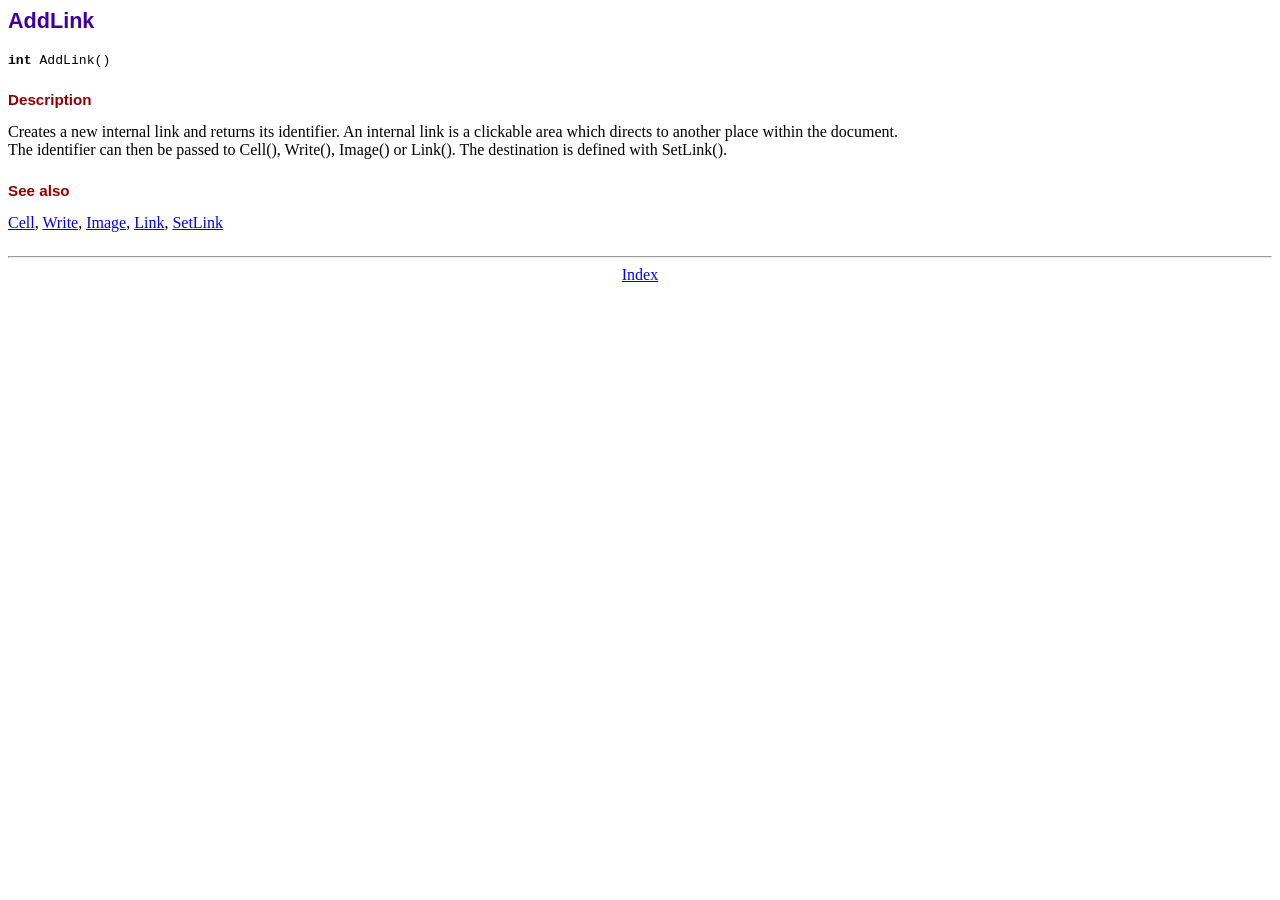
<file: assets/fpdf/doc/addlink.htm>
<!DOCTYPE html PUBLIC "-//W3C//DTD HTML 4.01 Transitional//EN">
<html>
<head>
<meta http-equiv="Content-Type" content="text/html; charset=ISO-8859-1">
<title>AddLink</title>
<link type="text/css" rel="stylesheet" href="../fpdf.css">
</head>
<body>
<h1>AddLink</h1>
<code><b>int</b> AddLink()</code>
<h2>Description</h2>
Creates a new internal link and returns its identifier. An internal link is a clickable area
which directs to another place within the document.
<br>
The identifier can then be passed to Cell(), Write(), Image() or Link(). The destination is
defined with SetLink().
<h2>See also</h2>
<a href="cell.htm">Cell</a>,
<a href="write.htm">Write</a>,
<a href="image.htm">Image</a>,
<a href="link.htm">Link</a>,
<a href="setlink.htm">SetLink</a>
<hr style="margin-top:1.5em">
<div style="text-align:center"><a href="index.htm">Index</a></div>
</body>
</html>
</file>
<file: assets/fpdf/fpdf.css>
body {font-family:"Times New Roman",serif}
h1 {font:bold 135% Arial,sans-serif; color:#4000A0; margin-bottom:0.9em}
h2 {font:bold 95% Arial,sans-serif; color:#900000; margin-top:1.5em; margin-bottom:1em}
dl.param dt {text-decoration:underline}
dl.param dd {margin-top:1em; margin-bottom:1em}
dl.param ul {margin-top:1em; margin-bottom:1em}
tt, code, kbd {font-family:"Courier New",Courier,monospace; font-size:82%}
div.source {margin-top:1.4em; margin-bottom:1.3em}
div.source pre {display:table; border:1px solid #24246A; width:100%; margin:0em; font-family:inherit; font-size:100%}
div.source code {display:block; border:1px solid #C5C5EC; background-color:#F0F5FF; padding:6px; color:#000000}
div.doc-source {margin-top:1.4em; margin-bottom:1.3em}
div.doc-source pre {display:table; width:100%; margin:0em; font-family:inherit; font-size:100%}
div.doc-source code {display:block; background-color:#E0E0E0; padding:4px}
.kw {color:#000080; font-weight:bold}
.str {color:#CC0000}
.cmt {color:#008000}
p.demo {text-align:center; margin-top:-0.9em}
a.demo {text-decoration:none; font-weight:bold; color:#0000CC}
a.demo:link {text-decoration:none; font-weight:bold; color:#0000CC}
a.demo:hover {text-decoration:none; font-weight:bold; color:#0000FF}
a.demo:active {text-decoration:none; font-weight:bold; color:#0000FF}
</file>
<file: assets/vendors/iconfonts/flag-icon-css/assets/docs.css>
body {
  font-weight: 300;
  -webkit-font-smoothing: antialiased;
}
h1,
h2,
h3,
h4,
h5,
h6 {
  font-weight: 300;
}
.flag-wrapper {
  width: 100%;
  display: inline-block;
  position: relative;
  box-shadow: 0 0 2px black;
  overflow: hidden;
  margin-bottom: 20px;
}
.flag-wrapper:after {
  padding-top: 75%;
  /* ratio */
  display: block;
  content: '';
}
.flag-wrapper .flag {
  position: absolute;
  top: 0;
  bottom: 0;
  right: 0;
  left: 0;
  width: 100%;
  height: 100%;
  background-size: cover;
}
.no-wrap {
  white-space: nowrap;
  margin-bottom: 8px;
  overflow: hidden;
}
.all-flags .flag-icon-background {
  cursor: pointer;
}
.jumbotron {
  position: relative;
  font-size: 16px;
  color: #fff;
  color: rgba(255, 255, 255, 0.75);
  text-align: center;
  border-radius: 0;
  padding-bottom: 80px;
  background: linear-gradient(to right, #0d6632, #f4c01a);
}
.jumbotron h1 {
  margin-bottom: 15px;
  font-weight: 300;
  letter-spacing: -1px;
  color: #fff;
}
.jumbotron iframe {
  width: 100px!important;
  height: 20px!important;
  border: none;
  overflow: hidden;
  margin: 2px;
}
.jumbotron p a,
.jumbotron .jumbotron-links a {
  font-weight: 500;
  color: #fff;
}
.jumbotron .jumbotron-links {
  margin-top: 15px;
  margin-bottom: 0;
  padding-left: 0;
  list-style: none;
  font-size: 14px;
}
.jumbotron .jumbotron-links li {
  display: inline;
}
.jumbotron .jumbotron-links li + li {
  margin-left: 20px;
}
.jumbotron .bottom {
  position: absolute;
  bottom: 0;
  left: 0;
  right: 0;
  padding: 18px;
  background-color: rgba(0, 0, 0, 0.2);
}
.btn-outline {
  margin-top: 15px;
  margin-bottom: 15px;
  padding: 18px 24px;
  font-size: inherit;
  font-weight: 500;
  color: #fff;
  /* redeclare to override the `.jumbotron a` */
  background-color: transparent;
  border-color: #fff;
  border-color: rgba(255, 255, 255, 0.5);
  transition: all 0.1s ease-in-out;
}
.btn-outline:hover,
.btn-outline:active {
  color: #0d6632;
  background-color: #fff;
  border-color: #fff;
}
.how-to {
  padding: 20px;
}
.how-to h2 {
  text-align: center;
}
.how-to li {
  font-size: 21px;
  line-height: 1.7;
  margin-top: 20px;
}
.how-to li p {
  font-size: 16px;
  color: #555;
}
.how-to code {
  font-size: 85%;
  word-wrap: break-word;
  white-space: normal;
}
footer {
  text-align: center;
  opacity: .8;
  padding: 50px;
  background: linear-gradient(to right, #f4c01a, #0d6632);
}
footer a {
  color: #fff;
}
footer a:hover {
  color: #fff;
}
.links {
  margin: 0;
  list-style: none;
  padding-left: 0;
}
.links li {
  display: inline;
  padding: 0 10px;
}
</file>
<file: assets/vendors/iconfonts/flag-icon-css/css/flag-icon.css>
.flag-icon-background {
  background-size: contain;
  background-position: 50%;
  background-repeat: no-repeat;
}
.flag-icon {
  background-size: contain;
  background-position: 50%;
  background-repeat: no-repeat;
  position: relative;
  display: inline-block;
  width: 1.33333333em;
  line-height: 1em;
}
.flag-icon:before {
  content: "\00a0";
}
.flag-icon.flag-icon-squared {
  width: 1em;
}
.flag-icon-ad {
  background-image: url(../flags/4x3/ad.svg);
}
.flag-icon-ad.flag-icon-squared {
  background-image: url(../flags/1x1/ad.svg);
}
.flag-icon-ae {
  background-image: url(../flags/4x3/ae.svg);
}
.flag-icon-ae.flag-icon-squared {
  background-image: url(../flags/1x1/ae.svg);
}
.flag-icon-af {
  background-image: url(../flags/4x3/af.svg);
}
.flag-icon-af.flag-icon-squared {
  background-image: url(../flags/1x1/af.svg);
}
.flag-icon-ag {
  background-image: url(../flags/4x3/ag.svg);
}
.flag-icon-ag.flag-icon-squared {
  background-image: url(../flags/1x1/ag.svg);
}
.flag-icon-ai {
  background-image: url(../flags/4x3/ai.svg);
}
.flag-icon-ai.flag-icon-squared {
  background-image: url(../flags/1x1/ai.svg);
}
.flag-icon-al {
  background-image: url(../flags/4x3/al.svg);
}
.flag-icon-al.flag-icon-squared {
  background-image: url(../flags/1x1/al.svg);
}
.flag-icon-am {
  background-image: url(../flags/4x3/am.svg);
}
.flag-icon-am.flag-icon-squared {
  background-image: url(../flags/1x1/am.svg);
}
.flag-icon-ao {
  background-image: url(../flags/4x3/ao.svg);
}
.flag-icon-ao.flag-icon-squared {
  background-image: url(../flags/1x1/ao.svg);
}
.flag-icon-aq {
  background-image: url(../flags/4x3/aq.svg);
}
.flag-icon-aq.flag-icon-squared {
  background-image: url(../flags/1x1/aq.svg);
}
.flag-icon-ar {
  background-image: url(../flags/4x3/ar.svg);
}
.flag-icon-ar.flag-icon-squared {
  background-image: url(../flags/1x1/ar.svg);
}
.flag-icon-as {
  background-image: url(../flags/4x3/as.svg);
}
.flag-icon-as.flag-icon-squared {
  background-image: url(../flags/1x1/as.svg);
}
.flag-icon-at {
  background-image: url(../flags/4x3/at.svg);
}
.flag-icon-at.flag-icon-squared {
  background-image: url(../flags/1x1/at.svg);
}
.flag-icon-au {
  background-image: url(../flags/4x3/au.svg);
}
.flag-icon-au.flag-icon-squared {
  background-image: url(../flags/1x1/au.svg);
}
.flag-icon-aw {
  background-image: url(../flags/4x3/aw.svg);
}
.flag-icon-aw.flag-icon-squared {
  background-image: url(../flags/1x1/aw.svg);
}
.flag-icon-ax {
  background-image: url(../flags/4x3/ax.svg);
}
.flag-icon-ax.flag-icon-squared {
  background-image: url(../flags/1x1/ax.svg);
}
.flag-icon-az {
  background-image: url(../flags/4x3/az.svg);
}
.flag-icon-az.flag-icon-squared {
  background-image: url(../flags/1x1/az.svg);
}
.flag-icon-ba {
  background-image: url(../flags/4x3/ba.svg);
}
.flag-icon-ba.flag-icon-squared {
  background-image: url(../flags/1x1/ba.svg);
}
.flag-icon-bb {
  background-image: url(../flags/4x3/bb.svg);
}
.flag-icon-bb.flag-icon-squared {
  background-image: url(../flags/1x1/bb.svg);
}
.flag-icon-bd {
  background-image: url(../flags/4x3/bd.svg);
}
.flag-icon-bd.flag-icon-squared {
  background-image: url(../flags/1x1/bd.svg);
}
.flag-icon-be {
  background-image: url(../flags/4x3/be.svg);
}
.flag-icon-be.flag-icon-squared {
  background-image: url(../flags/1x1/be.svg);
}
.flag-icon-bf {
  background-image: url(../flags/4x3/bf.svg);
}
.flag-icon-bf.flag-icon-squared {
  background-image: url(../flags/1x1/bf.svg);
}
.flag-icon-bg {
  background-image: url(../flags/4x3/bg.svg);
}
.flag-icon-bg.flag-icon-squared {
  background-image: url(../flags/1x1/bg.svg);
}
.flag-icon-bh {
  background-image: url(../flags/4x3/bh.svg);
}
.flag-icon-bh.flag-icon-squared {
  background-image: url(../flags/1x1/bh.svg);
}
.flag-icon-bi {
  background-image: url(../flags/4x3/bi.svg);
}
.flag-icon-bi.flag-icon-squared {
  background-image: url(../flags/1x1/bi.svg);
}
.flag-icon-bj {
  background-image: url(../flags/4x3/bj.svg);
}
.flag-icon-bj.flag-icon-squared {
  background-image: url(../flags/1x1/bj.svg);
}
.flag-icon-bl {
  background-image: url(../flags/4x3/bl.svg);
}
.flag-icon-bl.flag-icon-squared {
  background-image: url(../flags/1x1/bl.svg);
}
.flag-icon-bm {
  background-image: url(../flags/4x3/bm.svg);
}
.flag-icon-bm.flag-icon-squared {
  background-image: url(../flags/1x1/bm.svg);
}
.flag-icon-bn {
  background-image: url(../flags/4x3/bn.svg);
}
.flag-icon-bn.flag-icon-squared {
  background-image: url(../flags/1x1/bn.svg);
}
.flag-icon-bo {
  background-image: url(../flags/4x3/bo.svg);
}
.flag-icon-bo.flag-icon-squared {
  background-image: url(../flags/1x1/bo.svg);
}
.flag-icon-bq {
  background-image: url(../flags/4x3/bq.svg);
}
.flag-icon-bq.flag-icon-squared {
  background-image: url(../flags/1x1/bq.svg);
}
.flag-icon-br {
  background-image: url(../flags/4x3/br.svg);
}
.flag-icon-br.flag-icon-squared {
  background-image: url(../flags/1x1/br.svg);
}
.flag-icon-bs {
  background-image: url(../flags/4x3/bs.svg);
}
.flag-icon-bs.flag-icon-squared {
  background-image: url(../flags/1x1/bs.svg);
}
.flag-icon-bt {
  background-image: url(../flags/4x3/bt.svg);
}
.flag-icon-bt.flag-icon-squared {
  background-image: url(../flags/1x1/bt.svg);
}
.flag-icon-bv {
  background-image: url(../flags/4x3/bv.svg);
}
.flag-icon-bv.flag-icon-squared {
  background-image: url(../flags/1x1/bv.svg);
}
.flag-icon-bw {
  background-image: url(../flags/4x3/bw.svg);
}
.flag-icon-bw.flag-icon-squared {
  background-image: url(../flags/1x1/bw.svg);
}
.flag-icon-by {
  background-image: url(../flags/4x3/by.svg);
}
.flag-icon-by.flag-icon-squared {
  background-image: url(../flags/1x1/by.svg);
}
.flag-icon-bz {
  background-image: url(../flags/4x3/bz.svg);
}
.flag-icon-bz.flag-icon-squared {
  background-image: url(../flags/1x1/bz.svg);
}
.flag-icon-ca {
  background-image: url(../flags/4x3/ca.svg);
}
.flag-icon-ca.flag-icon-squared {
  background-image: url(../flags/1x1/ca.svg);
}
.flag-icon-cc {
  background-image: url(../flags/4x3/cc.svg);
}
.flag-icon-cc.flag-icon-squared {
  background-image: url(../flags/1x1/cc.svg);
}
.flag-icon-cd {
  background-image: url(../flags/4x3/cd.svg);
}
.flag-icon-cd.flag-icon-squared {
  background-image: url(../flags/1x1/cd.svg);
}
.flag-icon-cf {
  background-image: url(../flags/4x3/cf.svg);
}
.flag-icon-cf.flag-icon-squared {
  background-image: url(../flags/1x1/cf.svg);
}
.flag-icon-cg {
  background-image: url(../flags/4x3/cg.svg);
}
.flag-icon-cg.flag-icon-squared {
  background-image: url(../flags/1x1/cg.svg);
}
.flag-icon-ch {
  background-image: url(../flags/4x3/ch.svg);
}
.flag-icon-ch.flag-icon-squared {
  background-image: url(../flags/1x1/ch.svg);
}
.flag-icon-ci {
  background-image: url(../flags/4x3/ci.svg);
}
.flag-icon-ci.flag-icon-squared {
  background-image: url(../flags/1x1/ci.svg);
}
.flag-icon-ck {
  background-image: url(../flags/4x3/ck.svg);
}
.flag-icon-ck.flag-icon-squared {
  background-image: url(../flags/1x1/ck.svg);
}
.flag-icon-cl {
  background-image: url(../flags/4x3/cl.svg);
}
.flag-icon-cl.flag-icon-squared {
  background-image: url(../flags/1x1/cl.svg);
}
.flag-icon-cm {
  background-image: url(../flags/4x3/cm.svg);
}
.flag-icon-cm.flag-icon-squared {
  background-image: url(../flags/1x1/cm.svg);
}
.flag-icon-cn {
  background-image: url(../flags/4x3/cn.svg);
}
.flag-icon-cn.flag-icon-squared {
  background-image: url(../flags/1x1/cn.svg);
}
.flag-icon-co {
  background-image: url(../flags/4x3/co.svg);
}
.flag-icon-co.flag-icon-squared {
  background-image: url(../flags/1x1/co.svg);
}
.flag-icon-cr {
  background-image: url(../flags/4x3/cr.svg);
}
.flag-icon-cr.flag-icon-squared {
  background-image: url(../flags/1x1/cr.svg);
}
.flag-icon-cu {
  background-image: url(../flags/4x3/cu.svg);
}
.flag-icon-cu.flag-icon-squared {
  background-image: url(../flags/1x1/cu.svg);
}
.flag-icon-cv {
  background-image: url(../flags/4x3/cv.svg);
}
.flag-icon-cv.flag-icon-squared {
  background-image: url(../flags/1x1/cv.svg);
}
.flag-icon-cw {
  background-image: url(../flags/4x3/cw.svg);
}
.flag-icon-cw.flag-icon-squared {
  background-image: url(../flags/1x1/cw.svg);
}
.flag-icon-cx {
  background-image: url(../flags/4x3/cx.svg);
}
.flag-icon-cx.flag-icon-squared {
  background-image: url(../flags/1x1/cx.svg);
}
.flag-icon-cy {
  background-image: url(../flags/4x3/cy.svg);
}
.flag-icon-cy.flag-icon-squared {
  background-image: url(../flags/1x1/cy.svg);
}
.flag-icon-cz {
  background-image: url(../flags/4x3/cz.svg);
}
.flag-icon-cz.flag-icon-squared {
  background-image: url(../flags/1x1/cz.svg);
}
.flag-icon-de {
  background-image: url(../flags/4x3/de.svg);
}
.flag-icon-de.flag-icon-squared {
  background-image: url(../flags/1x1/de.svg);
}
.flag-icon-dj {
  background-image: url(../flags/4x3/dj.svg);
}
.flag-icon-dj.flag-icon-squared {
  background-image: url(../flags/1x1/dj.svg);
}
.flag-icon-dk {
  background-image: url(../flags/4x3/dk.svg);
}
.flag-icon-dk.flag-icon-squared {
  background-image: url(../flags/1x1/dk.svg);
}
.flag-icon-dm {
  background-image: url(../flags/4x3/dm.svg);
}
.flag-icon-dm.flag-icon-squared {
  background-image: url(../flags/1x1/dm.svg);
}
.flag-icon-do {
  background-image: url(../flags/4x3/do.svg);
}
.flag-icon-do.flag-icon-squared {
  background-image: url(../flags/1x1/do.svg);
}
.flag-icon-dz {
  background-image: url(../flags/4x3/dz.svg);
}
.flag-icon-dz.flag-icon-squared {
  background-image: url(../flags/1x1/dz.svg);
}
.flag-icon-ec {
  background-image: url(../flags/4x3/ec.svg);
}
.flag-icon-ec.flag-icon-squared {
  background-image: url(../flags/1x1/ec.svg);
}
.flag-icon-ee {
  background-image: url(../flags/4x3/ee.svg);
}
.flag-icon-ee.flag-icon-squared {
  background-image: url(../flags/1x1/ee.svg);
}
.flag-icon-eg {
  background-image: url(../flags/4x3/eg.svg);
}
.flag-icon-eg.flag-icon-squared {
  background-image: url(../flags/1x1/eg.svg);
}
.flag-icon-eh {
  background-image: url(../flags/4x3/eh.svg);
}
.flag-icon-eh.flag-icon-squared {
  background-image: url(../flags/1x1/eh.svg);
}
.flag-icon-er {
  background-image: url(../flags/4x3/er.svg);
}
.flag-icon-er.flag-icon-squared {
  background-image: url(../flags/1x1/er.svg);
}
.flag-icon-es {
  background-image: url(../flags/4x3/es.svg);
}
.flag-icon-es.flag-icon-squared {
  background-image: url(../flags/1x1/es.svg);
}
.flag-icon-et {
  background-image: url(../flags/4x3/et.svg);
}
.flag-icon-et.flag-icon-squared {
  background-image: url(../flags/1x1/et.svg);
}
.flag-icon-fi {
  background-image: url(../flags/4x3/fi.svg);
}
.flag-icon-fi.flag-icon-squared {
  background-image: url(../flags/1x1/fi.svg);
}
.flag-icon-fj {
  background-image: url(../flags/4x3/fj.svg);
}
.flag-icon-fj.flag-icon-squared {
  background-image: url(../flags/1x1/fj.svg);
}
.flag-icon-fk {
  background-image: url(../flags/4x3/fk.svg);
}
.flag-icon-fk.flag-icon-squared {
  background-image: url(../flags/1x1/fk.svg);
}
.flag-icon-fm {
  background-image: url(../flags/4x3/fm.svg);
}
.flag-icon-fm.flag-icon-squared {
  background-image: url(../flags/1x1/fm.svg);
}
.flag-icon-fo {
  background-image: url(../flags/4x3/fo.svg);
}
.flag-icon-fo.flag-icon-squared {
  background-image: url(../flags/1x1/fo.svg);
}
.flag-icon-fr {
  background-image: url(../flags/4x3/fr.svg);
}
.flag-icon-fr.flag-icon-squared {
  background-image: url(../flags/1x1/fr.svg);
}
.flag-icon-ga {
  background-image: url(../flags/4x3/ga.svg);
}
.flag-icon-ga.flag-icon-squared {
  background-image: url(../flags/1x1/ga.svg);
}
.flag-icon-gb {
  background-image: url(../flags/4x3/gb.svg);
}
.flag-icon-gb.flag-icon-squared {
  background-image: url(../flags/1x1/gb.svg);
}
.flag-icon-gd {
  background-image: url(../flags/4x3/gd.svg);
}
.flag-icon-gd.flag-icon-squared {
  background-image: url(../flags/1x1/gd.svg);
}
.flag-icon-ge {
  background-image: url(../flags/4x3/ge.svg);
}
.flag-icon-ge.flag-icon-squared {
  background-image: url(../flags/1x1/ge.svg);
}
.flag-icon-gf {
  background-image: url(../flags/4x3/gf.svg);
}
.flag-icon-gf.flag-icon-squared {
  background-image: url(../flags/1x1/gf.svg);
}
.flag-icon-gg {
  background-image: url(../flags/4x3/gg.svg);
}
.flag-icon-gg.flag-icon-squared {
  background-image: url(../flags/1x1/gg.svg);
}
.flag-icon-gh {
  background-image: url(../flags/4x3/gh.svg);
}
.flag-icon-gh.flag-icon-squared {
  background-image: url(../flags/1x1/gh.svg);
}
.flag-icon-gi {
  background-image: url(../flags/4x3/gi.svg);
}
.flag-icon-gi.flag-icon-squared {
  background-image: url(../flags/1x1/gi.svg);
}
.flag-icon-gl {
  background-image: url(../flags/4x3/gl.svg);
}
.flag-icon-gl.flag-icon-squared {
  background-image: url(../flags/1x1/gl.svg);
}
.flag-icon-gm {
  background-image: url(../flags/4x3/gm.svg);
}
.flag-icon-gm.flag-icon-squared {
  background-image: url(../flags/1x1/gm.svg);
}
.flag-icon-gn {
  background-image: url(../flags/4x3/gn.svg);
}
.flag-icon-gn.flag-icon-squared {
  background-image: url(../flags/1x1/gn.svg);
}
.flag-icon-gp {
  background-image: url(../flags/4x3/gp.svg);
}
.flag-icon-gp.flag-icon-squared {
  background-image: url(../flags/1x1/gp.svg);
}
.flag-icon-gq {
  background-image: url(../flags/4x3/gq.svg);
}
.flag-icon-gq.flag-icon-squared {
  background-image: url(../flags/1x1/gq.svg);
}
.flag-icon-gr {
  background-image: url(../flags/4x3/gr.svg);
}
.flag-icon-gr.flag-icon-squared {
  background-image: url(../flags/1x1/gr.svg);
}
.flag-icon-gs {
  background-image: url(../flags/4x3/gs.svg);
}
.flag-icon-gs.flag-icon-squared {
  background-image: url(../flags/1x1/gs.svg);
}
.flag-icon-gt {
  background-image: url(../flags/4x3/gt.svg);
}
.flag-icon-gt.flag-icon-squared {
  background-image: url(../flags/1x1/gt.svg);
}
.flag-icon-gu {
  background-image: url(../flags/4x3/gu.svg);
}
.flag-icon-gu.flag-icon-squared {
  background-image: url(../flags/1x1/gu.svg);
}
.flag-icon-gw {
  background-image: url(../flags/4x3/gw.svg);
}
.flag-icon-gw.flag-icon-squared {
  background-image: url(../flags/1x1/gw.svg);
}
.flag-icon-gy {
  background-image: url(../flags/4x3/gy.svg);
}
.flag-icon-gy.flag-icon-squared {
  background-image: url(../flags/1x1/gy.svg);
}
.flag-icon-hk {
  background-image: url(../flags/4x3/hk.svg);
}
.flag-icon-hk.flag-icon-squared {
  background-image: url(../flags/1x1/hk.svg);
}
.flag-icon-hm {
  background-image: url(../flags/4x3/hm.svg);
}
.flag-icon-hm.flag-icon-squared {
  background-image: url(../flags/1x1/hm.svg);
}
.flag-icon-hn {
  background-image: url(../flags/4x3/hn.svg);
}
.flag-icon-hn.flag-icon-squared {
  background-image: url(../flags/1x1/hn.svg);
}
.flag-icon-hr {
  background-image: url(../flags/4x3/hr.svg);
}
.flag-icon-hr.flag-icon-squared {
  background-image: url(../flags/1x1/hr.svg);
}
.flag-icon-ht {
  background-image: url(../flags/4x3/ht.svg);
}
.flag-icon-ht.flag-icon-squared {
  background-image: url(../flags/1x1/ht.svg);
}
.flag-icon-hu {
  background-image: url(../flags/4x3/hu.svg);
}
.flag-icon-hu.flag-icon-squared {
  background-image: url(../flags/1x1/hu.svg);
}
.flag-icon-id {
  background-image: url(../flags/4x3/id.svg);
}
.flag-icon-id.flag-icon-squared {
  background-image: url(../flags/1x1/id.svg);
}
.flag-icon-ie {
  background-image: url(../flags/4x3/ie.svg);
}
.flag-icon-ie.flag-icon-squared {
  background-image: url(../flags/1x1/ie.svg);
}
.flag-icon-il {
  background-image: url(../flags/4x3/il.svg);
}
.flag-icon-il.flag-icon-squared {
  background-image: url(../flags/1x1/il.svg);
}
.flag-icon-im {
  background-image: url(../flags/4x3/im.svg);
}
.flag-icon-im.flag-icon-squared {
  background-image: url(../flags/1x1/im.svg);
}
.flag-icon-in {
  background-image: url(../flags/4x3/in.svg);
}
.flag-icon-in.flag-icon-squared {
  background-image: url(../flags/1x1/in.svg);
}
.flag-icon-io {
  background-image: url(../flags/4x3/io.svg);
}
.flag-icon-io.flag-icon-squared {
  background-image: url(../flags/1x1/io.svg);
}
.flag-icon-iq {
  background-image: url(../flags/4x3/iq.svg);
}
.flag-icon-iq.flag-icon-squared {
  background-image: url(../flags/1x1/iq.svg);
}
.flag-icon-ir {
  background-image: url(../flags/4x3/ir.svg);
}
.flag-icon-ir.flag-icon-squared {
  background-image: url(../flags/1x1/ir.svg);
}
.flag-icon-is {
  background-image: url(../flags/4x3/is.svg);
}
.flag-icon-is.flag-icon-squared {
  background-image: url(../flags/1x1/is.svg);
}
.flag-icon-it {
  background-image: url(../flags/4x3/it.svg);
}
.flag-icon-it.flag-icon-squared {
  background-image: url(../flags/1x1/it.svg);
}
.flag-icon-je {
  background-image: url(../flags/4x3/je.svg);
}
.flag-icon-je.flag-icon-squared {
  background-image: url(../flags/1x1/je.svg);
}
.flag-icon-jm {
  background-image: url(../flags/4x3/jm.svg);
}
.flag-icon-jm.flag-icon-squared {
  background-image: url(../flags/1x1/jm.svg);
}
.flag-icon-jo {
  background-image: url(../flags/4x3/jo.svg);
}
.flag-icon-jo.flag-icon-squared {
  background-image: url(../flags/1x1/jo.svg);
}
.flag-icon-jp {
  background-image: url(../flags/4x3/jp.svg);
}
.flag-icon-jp.flag-icon-squared {
  background-image: url(../flags/1x1/jp.svg);
}
.flag-icon-ke {
  background-image: url(../flags/4x3/ke.svg);
}
.flag-icon-ke.flag-icon-squared {
  background-image: url(../flags/1x1/ke.svg);
}
.flag-icon-kg {
  background-image: url(../flags/4x3/kg.svg);
}
.flag-icon-kg.flag-icon-squared {
  background-image: url(../flags/1x1/kg.svg);
}
.flag-icon-kh {
  background-image: url(../flags/4x3/kh.svg);
}
.flag-icon-kh.flag-icon-squared {
  background-image: url(../flags/1x1/kh.svg);
}
.flag-icon-ki {
  background-image: url(../flags/4x3/ki.svg);
}
.flag-icon-ki.flag-icon-squared {
  background-image: url(../flags/1x1/ki.svg);
}
.flag-icon-km {
  background-image: url(../flags/4x3/km.svg);
}
.flag-icon-km.flag-icon-squared {
  background-image: url(../flags/1x1/km.svg);
}
.flag-icon-kn {
  background-image: url(../flags/4x3/kn.svg);
}
.flag-icon-kn.flag-icon-squared {
  background-image: url(../flags/1x1/kn.svg);
}
.flag-icon-kp {
  background-image: url(../flags/4x3/kp.svg);
}
.flag-icon-kp.flag-icon-squared {
  background-image: url(../flags/1x1/kp.svg);
}
.flag-icon-kr {
  background-image: url(../flags/4x3/kr.svg);
}
.flag-icon-kr.flag-icon-squared {
  background-image: url(../flags/1x1/kr.svg);
}
.flag-icon-kw {
  background-image: url(../flags/4x3/kw.svg);
}
.flag-icon-kw.flag-icon-squared {
  background-image: url(../flags/1x1/kw.svg);
}
.flag-icon-ky {
  background-image: url(../flags/4x3/ky.svg);
}
.flag-icon-ky.flag-icon-squared {
  background-image: url(../flags/1x1/ky.svg);
}
.flag-icon-kz {
  background-image: url(../flags/4x3/kz.svg);
}
.flag-icon-kz.flag-icon-squared {
  background-image: url(../flags/1x1/kz.svg);
}
.flag-icon-la {
  background-image: url(../flags/4x3/la.svg);
}
.flag-icon-la.flag-icon-squared {
  background-image: url(../flags/1x1/la.svg);
}
.flag-icon-lb {
  background-image: url(../flags/4x3/lb.svg);
}
.flag-icon-lb.flag-icon-squared {
  background-image: url(../flags/1x1/lb.svg);
}
.flag-icon-lc {
  background-image: url(../flags/4x3/lc.svg);
}
.flag-icon-lc.flag-icon-squared {
  background-image: url(../flags/1x1/lc.svg);
}
.flag-icon-li {
  background-image: url(../flags/4x3/li.svg);
}
.flag-icon-li.flag-icon-squared {
  background-image: url(../flags/1x1/li.svg);
}
.flag-icon-lk {
  background-image: url(../flags/4x3/lk.svg);
}
.flag-icon-lk.flag-icon-squared {
  background-image: url(../flags/1x1/lk.svg);
}
.flag-icon-lr {
  background-image: url(../flags/4x3/lr.svg);
}
.flag-icon-lr.flag-icon-squared {
  background-image: url(../flags/1x1/lr.svg);
}
.flag-icon-ls {
  background-image: url(../flags/4x3/ls.svg);
}
.flag-icon-ls.flag-icon-squared {
  background-image: url(../flags/1x1/ls.svg);
}
.flag-icon-lt {
  background-image: url(../flags/4x3/lt.svg);
}
.flag-icon-lt.flag-icon-squared {
  background-image: url(../flags/1x1/lt.svg);
}
.flag-icon-lu {
  background-image: url(../flags/4x3/lu.svg);
}
.flag-icon-lu.flag-icon-squared {
  background-image: url(../flags/1x1/lu.svg);
}
.flag-icon-lv {
  background-image: url(../flags/4x3/lv.svg);
}
.flag-icon-lv.flag-icon-squared {
  background-image: url(../flags/1x1/lv.svg);
}
.flag-icon-ly {
  background-image: url(../flags/4x3/ly.svg);
}
.flag-icon-ly.flag-icon-squared {
  background-image: url(../flags/1x1/ly.svg);
}
.flag-icon-ma {
  background-image: url(../flags/4x3/ma.svg);
}
.flag-icon-ma.flag-icon-squared {
  background-image: url(../flags/1x1/ma.svg);
}
.flag-icon-mc {
  background-image: url(../flags/4x3/mc.svg);
}
.flag-icon-mc.flag-icon-squared {
  background-image: url(../flags/1x1/mc.svg);
}
.flag-icon-md {
  background-image: url(../flags/4x3/md.svg);
}
.flag-icon-md.flag-icon-squared {
  background-image: url(../flags/1x1/md.svg);
}
.flag-icon-me {
  background-image: url(../flags/4x3/me.svg);
}
.flag-icon-me.flag-icon-squared {
  background-image: url(../flags/1x1/me.svg);
}
.flag-icon-mf {
  background-image: url(../flags/4x3/mf.svg);
}
.flag-icon-mf.flag-icon-squared {
  background-image: url(../flags/1x1/mf.svg);
}
.flag-icon-mg {
  background-image: url(../flags/4x3/mg.svg);
}
.flag-icon-mg.flag-icon-squared {
  background-image: url(../flags/1x1/mg.svg);
}
.flag-icon-mh {
  background-image: url(../flags/4x3/mh.svg);
}
.flag-icon-mh.flag-icon-squared {
  background-image: url(../flags/1x1/mh.svg);
}
.flag-icon-mk {
  background-image: url(../flags/4x3/mk.svg);
}
.flag-icon-mk.flag-icon-squared {
  background-image: url(../flags/1x1/mk.svg);
}
.flag-icon-ml {
  background-image: url(../flags/4x3/ml.svg);
}
.flag-icon-ml.flag-icon-squared {
  background-image: url(../flags/1x1/ml.svg);
}
.flag-icon-mm {
  background-image: url(../flags/4x3/mm.svg);
}
.flag-icon-mm.flag-icon-squared {
  background-image: url(../flags/1x1/mm.svg);
}
.flag-icon-mn {
  background-image: url(../flags/4x3/mn.svg);
}
.flag-icon-mn.flag-icon-squared {
  background-image: url(../flags/1x1/mn.svg);
}
.flag-icon-mo {
  background-image: url(../flags/4x3/mo.svg);
}
.flag-icon-mo.flag-icon-squared {
  background-image: url(../flags/1x1/mo.svg);
}
.flag-icon-mp {
  background-image: url(../flags/4x3/mp.svg);
}
.flag-icon-mp.flag-icon-squared {
  background-image: url(../flags/1x1/mp.svg);
}
.flag-icon-mq {
  background-image: url(../flags/4x3/mq.svg);
}
.flag-icon-mq.flag-icon-squared {
  background-image: url(../flags/1x1/mq.svg);
}
.flag-icon-mr {
  background-image: url(../flags/4x3/mr.svg);
}
.flag-icon-mr.flag-icon-squared {
  background-image: url(../flags/1x1/mr.svg);
}
.flag-icon-ms {
  background-image: url(../flags/4x3/ms.svg);
}
.flag-icon-ms.flag-icon-squared {
  background-image: url(../flags/1x1/ms.svg);
}
.flag-icon-mt {
  background-image: url(../flags/4x3/mt.svg);
}
.flag-icon-mt.flag-icon-squared {
  background-image: url(../flags/1x1/mt.svg);
}
.flag-icon-mu {
  background-image: url(../flags/4x3/mu.svg);
}
.flag-icon-mu.flag-icon-squared {
  background-image: url(../flags/1x1/mu.svg);
}
.flag-icon-mv {
  background-image: url(../flags/4x3/mv.svg);
}
.flag-icon-mv.flag-icon-squared {
  background-image: url(../flags/1x1/mv.svg);
}
.flag-icon-mw {
  background-image: url(../flags/4x3/mw.svg);
}
.flag-icon-mw.flag-icon-squared {
  background-image: url(../flags/1x1/mw.svg);
}
.flag-icon-mx {
  background-image: url(../flags/4x3/mx.svg);
}
.flag-icon-mx.flag-icon-squared {
  background-image: url(../flags/1x1/mx.svg);
}
.flag-icon-my {
  background-image: url(../flags/4x3/my.svg);
}
.flag-icon-my.flag-icon-squared {
  background-image: url(../flags/1x1/my.svg);
}
.flag-icon-mz {
  background-image: url(../flags/4x3/mz.svg);
}
.flag-icon-mz.flag-icon-squared {
  background-image: url(../flags/1x1/mz.svg);
}
.flag-icon-na {
  background-image: url(../flags/4x3/na.svg);
}
.flag-icon-na.flag-icon-squared {
  background-image: url(../flags/1x1/na.svg);
}
.flag-icon-nc {
  background-image: url(../flags/4x3/nc.svg);
}
.flag-icon-nc.flag-icon-squared {
  background-image: url(../flags/1x1/nc.svg);
}
.flag-icon-ne {
  background-image: url(../flags/4x3/ne.svg);
}
.flag-icon-ne.flag-icon-squared {
  background-image: url(../flags/1x1/ne.svg);
}
.flag-icon-nf {
  background-image: url(../flags/4x3/nf.svg);
}
.flag-icon-nf.flag-icon-squared {
  background-image: url(../flags/1x1/nf.svg);
}
.flag-icon-ng {
  background-image: url(../flags/4x3/ng.svg);
}
.flag-icon-ng.flag-icon-squared {
  background-image: url(../flags/1x1/ng.svg);
}
.flag-icon-ni {
  background-image: url(../flags/4x3/ni.svg);
}
.flag-icon-ni.flag-icon-squared {
  background-image: url(../flags/1x1/ni.svg);
}
.flag-icon-nl {
  background-image: url(../flags/4x3/nl.svg);
}
.flag-icon-nl.flag-icon-squared {
  background-image: url(../flags/1x1/nl.svg);
}
.flag-icon-no {
  background-image: url(../flags/4x3/no.svg);
}
.flag-icon-no.flag-icon-squared {
  background-image: url(../flags/1x1/no.svg);
}
.flag-icon-np {
  background-image: url(../flags/4x3/np.svg);
}
.flag-icon-np.flag-icon-squared {
  background-image: url(../flags/1x1/np.svg);
}
.flag-icon-nr {
  background-image: url(../flags/4x3/nr.svg);
}
.flag-icon-nr.flag-icon-squared {
  background-image: url(../flags/1x1/nr.svg);
}
.flag-icon-nu {
  background-image: url(../flags/4x3/nu.svg);
}
.flag-icon-nu.flag-icon-squared {
  background-image: url(../flags/1x1/nu.svg);
}
.flag-icon-nz {
  background-image: url(../flags/4x3/nz.svg);
}
.flag-icon-nz.flag-icon-squared {
  background-image: url(../flags/1x1/nz.svg);
}
.flag-icon-om {
  background-image: url(../flags/4x3/om.svg);
}
.flag-icon-om.flag-icon-squared {
  background-image: url(../flags/1x1/om.svg);
}
.flag-icon-pa {
  background-image: url(../flags/4x3/pa.svg);
}
.flag-icon-pa.flag-icon-squared {
  background-image: url(../flags/1x1/pa.svg);
}
.flag-icon-pe {
  background-image: url(../flags/4x3/pe.svg);
}
.flag-icon-pe.flag-icon-squared {
  background-image: url(../flags/1x1/pe.svg);
}
.flag-icon-pf {
  background-image: url(../flags/4x3/pf.svg);
}
.flag-icon-pf.flag-icon-squared {
  background-image: url(../flags/1x1/pf.svg);
}
.flag-icon-pg {
  background-image: url(../flags/4x3/pg.svg);
}
.flag-icon-pg.flag-icon-squared {
  background-image: url(../flags/1x1/pg.svg);
}
.flag-icon-ph {
  background-image: url(../flags/4x3/ph.svg);
}
.flag-icon-ph.flag-icon-squared {
  background-image: url(../flags/1x1/ph.svg);
}
.flag-icon-pk {
  background-image: url(../flags/4x3/pk.svg);
}
.flag-icon-pk.flag-icon-squared {
  background-image: url(../flags/1x1/pk.svg);
}
.flag-icon-pl {
  background-image: url(../flags/4x3/pl.svg);
}
.flag-icon-pl.flag-icon-squared {
  background-image: url(../flags/1x1/pl.svg);
}
.flag-icon-pm {
  background-image: url(../flags/4x3/pm.svg);
}
.flag-icon-pm.flag-icon-squared {
  background-image: url(../flags/1x1/pm.svg);
}
.flag-icon-pn {
  background-image: url(../flags/4x3/pn.svg);
}
.flag-icon-pn.flag-icon-squared {
  background-image: url(../flags/1x1/pn.svg);
}
.flag-icon-pr {
  background-image: url(../flags/4x3/pr.svg);
}
.flag-icon-pr.flag-icon-squared {
  background-image: url(../flags/1x1/pr.svg);
}
.flag-icon-ps {
  background-image: url(../flags/4x3/ps.svg);
}
.flag-icon-ps.flag-icon-squared {
  background-image: url(../flags/1x1/ps.svg);
}
.flag-icon-pt {
  background-image: url(../flags/4x3/pt.svg);
}
.flag-icon-pt.flag-icon-squared {
  background-image: url(../flags/1x1/pt.svg);
}
.flag-icon-pw {
  background-image: url(../flags/4x3/pw.svg);
}
.flag-icon-pw.flag-icon-squared {
  background-image: url(../flags/1x1/pw.svg);
}
.flag-icon-py {
  background-image: url(../flags/4x3/py.svg);
}
.flag-icon-py.flag-icon-squared {
  background-image: url(../flags/1x1/py.svg);
}
.flag-icon-qa {
  background-image: url(../flags/4x3/qa.svg);
}
.flag-icon-qa.flag-icon-squared {
  background-image: url(../flags/1x1/qa.svg);
}
.flag-icon-re {
  background-image: url(../flags/4x3/re.svg);
}
.flag-icon-re.flag-icon-squared {
  background-image: url(../flags/1x1/re.svg);
}
.flag-icon-ro {
  background-image: url(../flags/4x3/ro.svg);
}
.flag-icon-ro.flag-icon-squared {
  background-image: url(../flags/1x1/ro.svg);
}
.flag-icon-rs {
  background-image: url(../flags/4x3/rs.svg);
}
.flag-icon-rs.flag-icon-squared {
  background-image: url(../flags/1x1/rs.svg);
}
.flag-icon-ru {
  background-image: url(../flags/4x3/ru.svg);
}
.flag-icon-ru.flag-icon-squared {
  background-image: url(../flags/1x1/ru.svg);
}
.flag-icon-rw {
  background-image: url(../flags/4x3/rw.svg);
}
.flag-icon-rw.flag-icon-squared {
  background-image: url(../flags/1x1/rw.svg);
}
.flag-icon-sa {
  background-image: url(../flags/4x3/sa.svg);
}
.flag-icon-sa.flag-icon-squared {
  background-image: url(../flags/1x1/sa.svg);
}
.flag-icon-sb {
  background-image: url(../flags/4x3/sb.svg);
}
.flag-icon-sb.flag-icon-squared {
  background-image: url(../flags/1x1/sb.svg);
}
.flag-icon-sc {
  background-image: url(../flags/4x3/sc.svg);
}
.flag-icon-sc.flag-icon-squared {
  background-image: url(../flags/1x1/sc.svg);
}
.flag-icon-sd {
  background-image: url(../flags/4x3/sd.svg);
}
.flag-icon-sd.flag-icon-squared {
  background-image: url(../flags/1x1/sd.svg);
}
.flag-icon-se {
  background-image: url(../flags/4x3/se.svg);
}
.flag-icon-se.flag-icon-squared {
  background-image: url(../flags/1x1/se.svg);
}
.flag-icon-sg {
  background-image: url(../flags/4x3/sg.svg);
}
.flag-icon-sg.flag-icon-squared {
  background-image: url(../flags/1x1/sg.svg);
}
.flag-icon-sh {
  background-image: url(../flags/4x3/sh.svg);
}
.flag-icon-sh.flag-icon-squared {
  background-image: url(../flags/1x1/sh.svg);
}
.flag-icon-si {
  background-image: url(../flags/4x3/si.svg);
}
.flag-icon-si.flag-icon-squared {
  background-image: url(../flags/1x1/si.svg);
}
.flag-icon-sj {
  background-image: url(../flags/4x3/sj.svg);
}
.flag-icon-sj.flag-icon-squared {
  background-image: url(../flags/1x1/sj.svg);
}
.flag-icon-sk {
  background-image: url(../flags/4x3/sk.svg);
}
.flag-icon-sk.flag-icon-squared {
  background-image: url(../flags/1x1/sk.svg);
}
.flag-icon-sl {
  background-image: url(../flags/4x3/sl.svg);
}
.flag-icon-sl.flag-icon-squared {
  background-image: url(../flags/1x1/sl.svg);
}
.flag-icon-sm {
  background-image: url(../flags/4x3/sm.svg);
}
.flag-icon-sm.flag-icon-squared {
  background-image: url(../flags/1x1/sm.svg);
}
.flag-icon-sn {
  background-image: url(../flags/4x3/sn.svg);
}
.flag-icon-sn.flag-icon-squared {
  background-image: url(../flags/1x1/sn.svg);
}
.flag-icon-so {
  background-image: url(../flags/4x3/so.svg);
}
.flag-icon-so.flag-icon-squared {
  background-image: url(../flags/1x1/so.svg);
}
.flag-icon-sr {
  background-image: url(../flags/4x3/sr.svg);
}
.flag-icon-sr.flag-icon-squared {
  background-image: url(../flags/1x1/sr.svg);
}
.flag-icon-ss {
  background-image: url(../flags/4x3/ss.svg);
}
.flag-icon-ss.flag-icon-squared {
  background-image: url(../flags/1x1/ss.svg);
}
.flag-icon-st {
  background-image: url(../flags/4x3/st.svg);
}
.flag-icon-st.flag-icon-squared {
  background-image: url(../flags/1x1/st.svg);
}
.flag-icon-sv {
  background-image: url(../flags/4x3/sv.svg);
}
.flag-icon-sv.flag-icon-squared {
  background-image: url(../flags/1x1/sv.svg);
}
.flag-icon-sx {
  background-image: url(../flags/4x3/sx.svg);
}
.flag-icon-sx.flag-icon-squared {
  background-image: url(../flags/1x1/sx.svg);
}
.flag-icon-sy {
  background-image: url(../flags/4x3/sy.svg);
}
.flag-icon-sy.flag-icon-squared {
  background-image: url(../flags/1x1/sy.svg);
}
.flag-icon-sz {
  background-image: url(../flags/4x3/sz.svg);
}
.flag-icon-sz.flag-icon-squared {
  background-image: url(../flags/1x1/sz.svg);
}
.flag-icon-tc {
  background-image: url(../flags/4x3/tc.svg);
}
.flag-icon-tc.flag-icon-squared {
  background-image: url(../flags/1x1/tc.svg);
}
.flag-icon-td {
  background-image: url(../flags/4x3/td.svg);
}
.flag-icon-td.flag-icon-squared {
  background-image: url(../flags/1x1/td.svg);
}
.flag-icon-tf {
  background-image: url(../flags/4x3/tf.svg);
}
.flag-icon-tf.flag-icon-squared {
  background-image: url(../flags/1x1/tf.svg);
}
.flag-icon-tg {
  background-image: url(../flags/4x3/tg.svg);
}
.flag-icon-tg.flag-icon-squared {
  background-image: url(../flags/1x1/tg.svg);
}
.flag-icon-th {
  background-image: url(../flags/4x3/th.svg);
}
.flag-icon-th.flag-icon-squared {
  background-image: url(../flags/1x1/th.svg);
}
.flag-icon-tj {
  background-image: url(../flags/4x3/tj.svg);
}
.flag-icon-tj.flag-icon-squared {
  background-image: url(../flags/1x1/tj.svg);
}
.flag-icon-tk {
  background-image: url(../flags/4x3/tk.svg);
}
.flag-icon-tk.flag-icon-squared {
  background-image: url(../flags/1x1/tk.svg);
}
.flag-icon-tl {
  background-image: url(../flags/4x3/tl.svg);
}
.flag-icon-tl.flag-icon-squared {
  background-image: url(../flags/1x1/tl.svg);
}
.flag-icon-tm {
  background-image: url(../flags/4x3/tm.svg);
}
.flag-icon-tm.flag-icon-squared {
  background-image: url(../flags/1x1/tm.svg);
}
.flag-icon-tn {
  background-image: url(../flags/4x3/tn.svg);
}
.flag-icon-tn.flag-icon-squared {
  background-image: url(../flags/1x1/tn.svg);
}
.flag-icon-to {
  background-image: url(../flags/4x3/to.svg);
}
.flag-icon-to.flag-icon-squared {
  background-image: url(../flags/1x1/to.svg);
}
.flag-icon-tr {
  background-image: url(../flags/4x3/tr.svg);
}
.flag-icon-tr.flag-icon-squared {
  background-image: url(../flags/1x1/tr.svg);
}
.flag-icon-tt {
  background-image: url(../flags/4x3/tt.svg);
}
.flag-icon-tt.flag-icon-squared {
  background-image: url(../flags/1x1/tt.svg);
}
.flag-icon-tv {
  background-image: url(../flags/4x3/tv.svg);
}
.flag-icon-tv.flag-icon-squared {
  background-image: url(../flags/1x1/tv.svg);
}
.flag-icon-tw {
  background-image: url(../flags/4x3/tw.svg);
}
.flag-icon-tw.flag-icon-squared {
  background-image: url(../flags/1x1/tw.svg);
}
.flag-icon-tz {
  background-image: url(../flags/4x3/tz.svg);
}
.flag-icon-tz.flag-icon-squared {
  background-image: url(../flags/1x1/tz.svg);
}
.flag-icon-ua {
  background-image: url(../flags/4x3/ua.svg);
}
.flag-icon-ua.flag-icon-squared {
  background-image: url(../flags/1x1/ua.svg);
}
.flag-icon-ug {
  background-image: url(../flags/4x3/ug.svg);
}
.flag-icon-ug.flag-icon-squared {
  background-image: url(../flags/1x1/ug.svg);
}
.flag-icon-um {
  background-image: url(../flags/4x3/um.svg);
}
.flag-icon-um.flag-icon-squared {
  background-image: url(../flags/1x1/um.svg);
}
.flag-icon-us {
  background-image: url(../flags/4x3/us.svg);
}
.flag-icon-us.flag-icon-squared {
  background-image: url(../flags/1x1/us.svg);
}
.flag-icon-uy {
  background-image: url(../flags/4x3/uy.svg);
}
.flag-icon-uy.flag-icon-squared {
  background-image: url(../flags/1x1/uy.svg);
}
.flag-icon-uz {
  background-image: url(../flags/4x3/uz.svg);
}
.flag-icon-uz.flag-icon-squared {
  background-image: url(../flags/1x1/uz.svg);
}
.flag-icon-va {
  background-image: url(../flags/4x3/va.svg);
}
.flag-icon-va.flag-icon-squared {
  background-image: url(../flags/1x1/va.svg);
}
.flag-icon-vc {
  background-image: url(../flags/4x3/vc.svg);
}
.flag-icon-vc.flag-icon-squared {
  background-image: url(../flags/1x1/vc.svg);
}
.flag-icon-ve {
  background-image: url(../flags/4x3/ve.svg);
}
.flag-icon-ve.flag-icon-squared {
  background-image: url(../flags/1x1/ve.svg);
}
.flag-icon-vg {
  background-image: url(../flags/4x3/vg.svg);
}
.flag-icon-vg.flag-icon-squared {
  background-image: url(../flags/1x1/vg.svg);
}
.flag-icon-vi {
  background-image: url(../flags/4x3/vi.svg);
}
.flag-icon-vi.flag-icon-squared {
  background-image: url(../flags/1x1/vi.svg);
}
.flag-icon-vn {
  background-image: url(../flags/4x3/vn.svg);
}
.flag-icon-vn.flag-icon-squared {
  background-image: url(../flags/1x1/vn.svg);
}
.flag-icon-vu {
  background-image: url(../flags/4x3/vu.svg);
}
.flag-icon-vu.flag-icon-squared {
  background-image: url(../flags/1x1/vu.svg);
}
.flag-icon-wf {
  background-image: url(../flags/4x3/wf.svg);
}
.flag-icon-wf.flag-icon-squared {
  background-image: url(../flags/1x1/wf.svg);
}
.flag-icon-ws {
  background-image: url(../flags/4x3/ws.svg);
}
.flag-icon-ws.flag-icon-squared {
  background-image: url(../flags/1x1/ws.svg);
}
.flag-icon-ye {
  background-image: url(../flags/4x3/ye.svg);
}
.flag-icon-ye.flag-icon-squared {
  background-image: url(../flags/1x1/ye.svg);
}
.flag-icon-yt {
  background-image: url(../flags/4x3/yt.svg);
}
.flag-icon-yt.flag-icon-squared {
  background-image: url(../flags/1x1/yt.svg);
}
.flag-icon-za {
  background-image: url(../flags/4x3/za.svg);
}
.flag-icon-za.flag-icon-squared {
  background-image: url(../flags/1x1/za.svg);
}
.flag-icon-zm {
  background-image: url(../flags/4x3/zm.svg);
}
.flag-icon-zm.flag-icon-squared {
  background-image: url(../flags/1x1/zm.svg);
}
.flag-icon-zw {
  background-image: url(../flags/4x3/zw.svg);
}
.flag-icon-zw.flag-icon-squared {
  background-image: url(../flags/1x1/zw.svg);
}
.flag-icon-es-ct {
  background-image: url(../flags/4x3/es-ct.svg);
}
.flag-icon-es-ct.flag-icon-squared {
  background-image: url(../flags/1x1/es-ct.svg);
}
.flag-icon-eu {
  background-image: url(../flags/4x3/eu.svg);
}
.flag-icon-eu.flag-icon-squared {
  background-image: url(../flags/1x1/eu.svg);
}
.flag-icon-gb-eng {
  background-image: url(../flags/4x3/gb-eng.svg);
}
.flag-icon-gb-eng.flag-icon-squared {
  background-image: url(../flags/1x1/gb-eng.svg);
}
.flag-icon-gb-nir {
  background-image: url(../flags/4x3/gb-nir.svg);
}
.flag-icon-gb-nir.flag-icon-squared {
  background-image: url(../flags/1x1/gb-nir.svg);
}
.flag-icon-gb-sct {
  background-image: url(../flags/4x3/gb-sct.svg);
}
.flag-icon-gb-sct.flag-icon-squared {
  background-image: url(../flags/1x1/gb-sct.svg);
}
.flag-icon-gb-wls {
  background-image: url(../flags/4x3/gb-wls.svg);
}
.flag-icon-gb-wls.flag-icon-squared {
  background-image: url(../flags/1x1/gb-wls.svg);
}
.flag-icon-un {
  background-image: url(../flags/4x3/un.svg);
}
.flag-icon-un.flag-icon-squared {
  background-image: url(../flags/1x1/un.svg);
}
</file>
<file: assets/vendors/iconfonts/ti-icons/demo-files/demo.css>
body {
	font: normal 1em/1.5em Arial, Helvetica, sans-serif;
	max-width: 90%;
	margin: 30px auto 0;
}
h1, h3 {
	font-weight: normal;
}
h3 {
	font-size: 1.4;
	text-transform: uppercase;
	letter-spacing: 1px;
}

.icon-section {
	margin: 0 0 3em;
	clear: both;
	overflow: hidden;
}
.icon-container {
	width: 240px; 
	padding: .7em 0;
	float: left; 
	position: relative;
	text-align: left;
}
.icon-container [class^="ti-"], 
.icon-container [class*=" ti-"] {
	color: #000;
	position: absolute;
	margin-top: 3px;
	transition: .3s;
}
.icon-container:hover [class^="ti-"],
.icon-container:hover [class*=" ti-"] {
	font-size: 2.2em;
	margin-top: -5px;
}
.icon-container:hover .icon-name {
	color: #000;
}
.icon-name {
	color: #aaa;
	margin-left: 35px;
	font-size: .8em;
	transition: .3s;
}
.icon-container:hover .icon-name {
	margin-left: 45px;
}
</file>
<file: assets/vendors/iconfonts/ti-icons/css/themify-icons.css>
@font-face {
	font-family: 'themify';
	src:url('../fonts/themify.eot');
	src:url('../fonts/themify.eot?#iefix') format('embedded-opentype'),
		url('../fonts/themify.woff') format('woff'),
		url('../fonts/themify.ttf') format('truetype'),
		url('../fonts/themify.svg') format('svg');
	font-weight: normal;
	font-style: normal;
}

[class^="ti-"], [class*=" ti-"] {
	font-family: 'themify';
	speak: none;
	font-style: normal;
	font-weight: normal;
	font-variant: normal;
	text-transform: none;
	line-height: 1;

	/* Better Font Rendering =========== */
	-webkit-font-smoothing: antialiased;
	-moz-osx-font-smoothing: grayscale;
}

.ti-wand:before {
	content: "\e600";
}
.ti-volume:before {
	content: "\e601";
}
.ti-user:before {
	content: "\e602";
}
.ti-unlock:before {
	content: "\e603";
}
.ti-unlink:before {
	content: "\e604";
}
.ti-trash:before {
	content: "\e605";
}
.ti-thought:before {
	content: "\e606";
}
.ti-target:before {
	content: "\e607";
}
.ti-tag:before {
	content: "\e608";
}
.ti-tablet:before {
	content: "\e609";
}
.ti-star:before {
	content: "\e60a";
}
.ti-spray:before {
	content: "\e60b";
}
.ti-signal:before {
	content: "\e60c";
}
.ti-shopping-cart:before {
	content: "\e60d";
}
.ti-shopping-cart-full:before {
	content: "\e60e";
}
.ti-settings:before {
	content: "\e60f";
}
.ti-search:before {
	content: "\e610";
}
.ti-zoom-in:before {
	content: "\e611";
}
.ti-zoom-out:before {
	content: "\e612";
}
.ti-cut:before {
	content: "\e613";
}
.ti-ruler:before {
	content: "\e614";
}
.ti-ruler-pencil:before {
	content: "\e615";
}
.ti-ruler-alt:before {
	content: "\e616";
}
.ti-bookmark:before {
	content: "\e617";
}
.ti-bookmark-alt:before {
	content: "\e618";
}
.ti-reload:before {
	content: "\e619";
}
.ti-plus:before {
	content: "\e61a";
}
.ti-pin:before {
	content: "\e61b";
}
.ti-pencil:before {
	content: "\e61c";
}
.ti-pencil-alt:before {
	content: "\e61d";
}
.ti-paint-roller:before {
	content: "\e61e";
}
.ti-paint-bucket:before {
	content: "\e61f";
}
.ti-na:before {
	content: "\e620";
}
.ti-mobile:before {
	content: "\e621";
}
.ti-minus:before {
	content: "\e622";
}
.ti-medall:before {
	content: "\e623";
}
.ti-medall-alt:before {
	content: "\e624";
}
.ti-marker:before {
	content: "\e625";
}
.ti-marker-alt:before {
	content: "\e626";
}
.ti-arrow-up:before {
	content: "\e627";
}
.ti-arrow-right:before {
	content: "\e628";
}
.ti-arrow-left:before {
	content: "\e629";
}
.ti-arrow-down:before {
	content: "\e62a";
}
.ti-lock:before {
	content: "\e62b";
}
.ti-location-arrow:before {
	content: "\e62c";
}
.ti-link:before {
	content: "\e62d";
}
.ti-layout:before {
	content: "\e62e";
}
.ti-layers:before {
	content: "\e62f";
}
.ti-layers-alt:before {
	content: "\e630";
}
.ti-key:before {
	content: "\e631";
}
.ti-import:before {
	content: "\e632";
}
.ti-image:before {
	content: "\e633";
}
.ti-heart:before {
	content: "\e634";
}
.ti-heart-broken:before {
	content: "\e635";
}
.ti-hand-stop:before {
	content: "\e636";
}
.ti-hand-open:before {
	content: "\e637";
}
.ti-hand-drag:before {
	content: "\e638";
}
.ti-folder:before {
	content: "\e639";
}
.ti-flag:before {
	content: "\e63a";
}
.ti-flag-alt:before {
	content: "\e63b";
}
.ti-flag-alt-2:before {
	content: "\e63c";
}
.ti-eye:before {
	content: "\e63d";
}
.ti-export:before {
	content: "\e63e";
}
.ti-exchange-vertical:before {
	content: "\e63f";
}
.ti-desktop:before {
	content: "\e640";
}
.ti-cup:before {
	content: "\e641";
}
.ti-crown:before {
	content: "\e642";
}
.ti-comments:before {
	content: "\e643";
}
.ti-comment:before {
	content: "\e644";
}
.ti-comment-alt:before {
	content: "\e645";
}
.ti-close:before {
	content: "\e646";
}
.ti-clip:before {
	content: "\e647";
}
.ti-angle-up:before {
	content: "\e648";
}
.ti-angle-right:before {
	content: "\e649";
}
.ti-angle-left:before {
	content: "\e64a";
}
.ti-angle-down:before {
	content: "\e64b";
}
.ti-check:before {
	content: "\e64c";
}
.ti-check-box:before {
	content: "\e64d";
}
.ti-camera:before {
	content: "\e64e";
}
.ti-announcement:before {
	content: "\e64f";
}
.ti-brush:before {
	content: "\e650";
}
.ti-briefcase:before {
	content: "\e651";
}
.ti-bolt:before {
	content: "\e652";
}
.ti-bolt-alt:before {
	content: "\e653";
}
.ti-blackboard:before {
	content: "\e654";
}
.ti-bag:before {
	content: "\e655";
}
.ti-move:before {
	content: "\e656";
}
.ti-arrows-vertical:before {
	content: "\e657";
}
.ti-arrows-horizontal:before {
	content: "\e658";
}
.ti-fullscreen:before {
	content: "\e659";
}
.ti-arrow-top-right:before {
	content: "\e65a";
}
.ti-arrow-top-left:before {
	content: "\e65b";
}
.ti-arrow-circle-up:before {
	content: "\e65c";
}
.ti-arrow-circle-right:before {
	content: "\e65d";
}
.ti-arrow-circle-left:before {
	content: "\e65e";
}
.ti-arrow-circle-down:before {
	content: "\e65f";
}
.ti-angle-double-up:before {
	content: "\e660";
}
.ti-angle-double-right:before {
	content: "\e661";
}
.ti-angle-double-left:before {
	content: "\e662";
}
.ti-angle-double-down:before {
	content: "\e663";
}
.ti-zip:before {
	content: "\e664";
}
.ti-world:before {
	content: "\e665";
}
.ti-wheelchair:before {
	content: "\e666";
}
.ti-view-list:before {
	content: "\e667";
}
.ti-view-list-alt:before {
	content: "\e668";
}
.ti-view-grid:before {
	content: "\e669";
}
.ti-uppercase:before {
	content: "\e66a";
}
.ti-upload:before {
	content: "\e66b";
}
.ti-underline:before {
	content: "\e66c";
}
.ti-truck:before {
	content: "\e66d";
}
.ti-timer:before {
	content: "\e66e";
}
.ti-ticket:before {
	content: "\e66f";
}
.ti-thumb-up:before {
	content: "\e670";
}
.ti-thumb-down:before {
	content: "\e671";
}
.ti-text:before {
	content: "\e672";
}
.ti-stats-up:before {
	content: "\e673";
}
.ti-stats-down:before {
	content: "\e674";
}
.ti-split-v:before {
	content: "\e675";
}
.ti-split-h:before {
	content: "\e676";
}
.ti-smallcap:before {
	content: "\e677";
}
.ti-shine:before {
	content: "\e678";
}
.ti-shift-right:before {
	content: "\e679";
}
.ti-shift-left:before {
	content: "\e67a";
}
.ti-shield:before {
	content: "\e67b";
}
.ti-notepad:before {
	content: "\e67c";
}
.ti-server:before {
	content: "\e67d";
}
.ti-quote-right:before {
	content: "\e67e";
}
.ti-quote-left:before {
	content: "\e67f";
}
.ti-pulse:before {
	content: "\e680";
}
.ti-printer:before {
	content: "\e681";
}
.ti-power-off:before {
	content: "\e682";
}
.ti-plug:before {
	content: "\e683";
}
.ti-pie-chart:before {
	content: "\e684";
}
.ti-paragraph:before {
	content: "\e685";
}
.ti-panel:before {
	content: "\e686";
}
.ti-package:before {
	content: "\e687";
}
.ti-music:before {
	content: "\e688";
}
.ti-music-alt:before {
	content: "\e689";
}
.ti-mouse:before {
	content: "\e68a";
}
.ti-mouse-alt:before {
	content: "\e68b";
}
.ti-money:before {
	content: "\e68c";
}
.ti-microphone:before {
	content: "\e68d";
}
.ti-menu:before {
	content: "\e68e";
}
.ti-menu-alt:before {
	content: "\e68f";
}
.ti-map:before {
	content: "\e690";
}
.ti-map-alt:before {
	content: "\e691";
}
.ti-loop:before {
	content: "\e692";
}
.ti-location-pin:before {
	content: "\e693";
}
.ti-list:before {
	content: "\e694";
}
.ti-light-bulb:before {
	content: "\e695";
}
.ti-Italic:before {
	content: "\e696";
}
.ti-info:before {
	content: "\e697";
}
.ti-infinite:before {
	content: "\e698";
}
.ti-id-badge:before {
	content: "\e699";
}
.ti-hummer:before {
	content: "\e69a";
}
.ti-home:before {
	content: "\e69b";
}
.ti-help:before {
	content: "\e69c";
}
.ti-headphone:before {
	content: "\e69d";
}
.ti-harddrives:before {
	content: "\e69e";
}
.ti-harddrive:before {
	content: "\e69f";
}
.ti-gift:before {
	content: "\e6a0";
}
.ti-game:before {
	content: "\e6a1";
}
.ti-filter:before {
	content: "\e6a2";
}
.ti-files:before {
	content: "\e6a3";
}
.ti-file:before {
	content: "\e6a4";
}
.ti-eraser:before {
	content: "\e6a5";
}
.ti-envelope:before {
	content: "\e6a6";
}
.ti-download:before {
	content: "\e6a7";
}
.ti-direction:before {
	content: "\e6a8";
}
.ti-direction-alt:before {
	content: "\e6a9";
}
.ti-dashboard:before {
	content: "\e6aa";
}
.ti-control-stop:before {
	content: "\e6ab";
}
.ti-control-shuffle:before {
	content: "\e6ac";
}
.ti-control-play:before {
	content: "\e6ad";
}
.ti-control-pause:before {
	content: "\e6ae";
}
.ti-control-forward:before {
	content: "\e6af";
}
.ti-control-backward:before {
	content: "\e6b0";
}
.ti-cloud:before {
	content: "\e6b1";
}
.ti-cloud-up:before {
	content: "\e6b2";
}
.ti-cloud-down:before {
	content: "\e6b3";
}
.ti-clipboard:before {
	content: "\e6b4";
}
.ti-car:before {
	content: "\e6b5";
}
.ti-calendar:before {
	content: "\e6b6";
}
.ti-book:before {
	content: "\e6b7";
}
.ti-bell:before {
	content: "\e6b8";
}
.ti-basketball:before {
	content: "\e6b9";
}
.ti-bar-chart:before {
	content: "\e6ba";
}
.ti-bar-chart-alt:before {
	content: "\e6bb";
}
.ti-back-right:before {
	content: "\e6bc";
}
.ti-back-left:before {
	content: "\e6bd";
}
.ti-arrows-corner:before {
	content: "\e6be";
}
.ti-archive:before {
	content: "\e6bf";
}
.ti-anchor:before {
	content: "\e6c0";
}
.ti-align-right:before {
	content: "\e6c1";
}
.ti-align-left:before {
	content: "\e6c2";
}
.ti-align-justify:before {
	content: "\e6c3";
}
.ti-align-center:before {
	content: "\e6c4";
}
.ti-alert:before {
	content: "\e6c5";
}
.ti-alarm-clock:before {
	content: "\e6c6";
}
.ti-agenda:before {
	content: "\e6c7";
}
.ti-write:before {
	content: "\e6c8";
}
.ti-window:before {
	content: "\e6c9";
}
.ti-widgetized:before {
	content: "\e6ca";
}
.ti-widget:before {
	content: "\e6cb";
}
.ti-widget-alt:before {
	content: "\e6cc";
}
.ti-wallet:before {
	content: "\e6cd";
}
.ti-video-clapper:before {
	content: "\e6ce";
}
.ti-video-camera:before {
	content: "\e6cf";
}
.ti-vector:before {
	content: "\e6d0";
}
.ti-themify-logo:before {
	content: "\e6d1";
}
.ti-themify-favicon:before {
	content: "\e6d2";
}
.ti-themify-favicon-alt:before {
	content: "\e6d3";
}
.ti-support:before {
	content: "\e6d4";
}
.ti-stamp:before {
	content: "\e6d5";
}
.ti-split-v-alt:before {
	content: "\e6d6";
}
.ti-slice:before {
	content: "\e6d7";
}
.ti-shortcode:before {
	content: "\e6d8";
}
.ti-shift-right-alt:before {
	content: "\e6d9";
}
.ti-shift-left-alt:before {
	content: "\e6da";
}
.ti-ruler-alt-2:before {
	content: "\e6db";
}
.ti-receipt:before {
	content: "\e6dc";
}
.ti-pin2:before {
	content: "\e6dd";
}
.ti-pin-alt:before {
	content: "\e6de";
}
.ti-pencil-alt2:before {
	content: "\e6df";
}
.ti-palette:before {
	content: "\e6e0";
}
.ti-more:before {
	content: "\e6e1";
}
.ti-more-alt:before {
	content: "\e6e2";
}
.ti-microphone-alt:before {
	content: "\e6e3";
}
.ti-magnet:before {
	content: "\e6e4";
}
.ti-line-double:before {
	content: "\e6e5";
}
.ti-line-dotted:before {
	content: "\e6e6";
}
.ti-line-dashed:before {
	content: "\e6e7";
}
.ti-layout-width-full:before {
	content: "\e6e8";
}
.ti-layout-width-default:before {
	content: "\e6e9";
}
.ti-layout-width-default-alt:before {
	content: "\e6ea";
}
.ti-layout-tab:before {
	content: "\e6eb";
}
.ti-layout-tab-window:before {
	content: "\e6ec";
}
.ti-layout-tab-v:before {
	content: "\e6ed";
}
.ti-layout-tab-min:before {
	content: "\e6ee";
}
.ti-layout-slider:before {
	content: "\e6ef";
}
.ti-layout-slider-alt:before {
	content: "\e6f0";
}
.ti-layout-sidebar-right:before {
	content: "\e6f1";
}
.ti-layout-sidebar-none:before {
	content: "\e6f2";
}
.ti-layout-sidebar-left:before {
	content: "\e6f3";
}
.ti-layout-placeholder:before {
	content: "\e6f4";
}
.ti-layout-menu:before {
	content: "\e6f5";
}
.ti-layout-menu-v:before {
	content: "\e6f6";
}
.ti-layout-menu-separated:before {
	content: "\e6f7";
}
.ti-layout-menu-full:before {
	content: "\e6f8";
}
.ti-layout-media-right-alt:before {
	content: "\e6f9";
}
.ti-layout-media-right:before {
	content: "\e6fa";
}
.ti-layout-media-overlay:before {
	content: "\e6fb";
}
.ti-layout-media-overlay-alt:before {
	content: "\e6fc";
}
.ti-layout-media-overlay-alt-2:before {
	content: "\e6fd";
}
.ti-layout-media-left-alt:before {
	content: "\e6fe";
}
.ti-layout-media-left:before {
	content: "\e6ff";
}
.ti-layout-media-center-alt:before {
	content: "\e700";
}
.ti-layout-media-center:before {
	content: "\e701";
}
.ti-layout-list-thumb:before {
	content: "\e702";
}
.ti-layout-list-thumb-alt:before {
	content: "\e703";
}
.ti-layout-list-post:before {
	content: "\e704";
}
.ti-layout-list-large-image:before {
	content: "\e705";
}
.ti-layout-line-solid:before {
	content: "\e706";
}
.ti-layout-grid4:before {
	content: "\e707";
}
.ti-layout-grid3:before {
	content: "\e708";
}
.ti-layout-grid2:before {
	content: "\e709";
}
.ti-layout-grid2-thumb:before {
	content: "\e70a";
}
.ti-layout-cta-right:before {
	content: "\e70b";
}
.ti-layout-cta-left:before {
	content: "\e70c";
}
.ti-layout-cta-center:before {
	content: "\e70d";
}
.ti-layout-cta-btn-right:before {
	content: "\e70e";
}
.ti-layout-cta-btn-left:before {
	content: "\e70f";
}
.ti-layout-column4:before {
	content: "\e710";
}
.ti-layout-column3:before {
	content: "\e711";
}
.ti-layout-column2:before {
	content: "\e712";
}
.ti-layout-accordion-separated:before {
	content: "\e713";
}
.ti-layout-accordion-merged:before {
	content: "\e714";
}
.ti-layout-accordion-list:before {
	content: "\e715";
}
.ti-ink-pen:before {
	content: "\e716";
}
.ti-info-alt:before {
	content: "\e717";
}
.ti-help-alt:before {
	content: "\e718";
}
.ti-headphone-alt:before {
	content: "\e719";
}
.ti-hand-point-up:before {
	content: "\e71a";
}
.ti-hand-point-right:before {
	content: "\e71b";
}
.ti-hand-point-left:before {
	content: "\e71c";
}
.ti-hand-point-down:before {
	content: "\e71d";
}
.ti-gallery:before {
	content: "\e71e";
}
.ti-face-smile:before {
	content: "\e71f";
}
.ti-face-sad:before {
	content: "\e720";
}
.ti-credit-card:before {
	content: "\e721";
}
.ti-control-skip-forward:before {
	content: "\e722";
}
.ti-control-skip-backward:before {
	content: "\e723";
}
.ti-control-record:before {
	content: "\e724";
}
.ti-control-eject:before {
	content: "\e725";
}
.ti-comments-smiley:before {
	content: "\e726";
}
.ti-brush-alt:before {
	content: "\e727";
}
.ti-youtube:before {
	content: "\e728";
}
.ti-vimeo:before {
	content: "\e729";
}
.ti-twitter:before {
	content: "\e72a";
}
.ti-time:before {
	content: "\e72b";
}
.ti-tumblr:before {
	content: "\e72c";
}
.ti-skype:before {
	content: "\e72d";
}
.ti-share:before {
	content: "\e72e";
}
.ti-share-alt:before {
	content: "\e72f";
}
.ti-rocket:before {
	content: "\e730";
}
.ti-pinterest:before {
	content: "\e731";
}
.ti-new-window:before {
	content: "\e732";
}
.ti-microsoft:before {
	content: "\e733";
}
.ti-list-ol:before {
	content: "\e734";
}
.ti-linkedin:before {
	content: "\e735";
}
.ti-layout-sidebar-2:before {
	content: "\e736";
}
.ti-layout-grid4-alt:before {
	content: "\e737";
}
.ti-layout-grid3-alt:before {
	content: "\e738";
}
.ti-layout-grid2-alt:before {
	content: "\e739";
}
.ti-layout-column4-alt:before {
	content: "\e73a";
}
.ti-layout-column3-alt:before {
	content: "\e73b";
}
.ti-layout-column2-alt:before {
	content: "\e73c";
}
.ti-instagram:before {
	content: "\e73d";
}
.ti-google:before {
	content: "\e73e";
}
.ti-github:before {
	content: "\e73f";
}
.ti-flickr:before {
	content: "\e740";
}
.ti-facebook:before {
	content: "\e741";
}
.ti-dropbox:before {
	content: "\e742";
}
.ti-dribbble:before {
	content: "\e743";
}
.ti-apple:before {
	content: "\e744";
}
.ti-android:before {
	content: "\e745";
}
.ti-save:before {
	content: "\e746";
}
.ti-save-alt:before {
	content: "\e747";
}
.ti-yahoo:before {
	content: "\e748";
}
.ti-wordpress:before {
	content: "\e749";
}
.ti-vimeo-alt:before {
	content: "\e74a";
}
.ti-twitter-alt:before {
	content: "\e74b";
}
.ti-tumblr-alt:before {
	content: "\e74c";
}
.ti-trello:before {
	content: "\e74d";
}
.ti-stack-overflow:before {
	content: "\e74e";
}
.ti-soundcloud:before {
	content: "\e74f";
}
.ti-sharethis:before {
	content: "\e750";
}
.ti-sharethis-alt:before {
	content: "\e751";
}
.ti-reddit:before {
	content: "\e752";
}
.ti-pinterest-alt:before {
	content: "\e753";
}
.ti-microsoft-alt:before {
	content: "\e754";
}
.ti-linux:before {
	content: "\e755";
}
.ti-jsfiddle:before {
	content: "\e756";
}
.ti-joomla:before {
	content: "\e757";
}
.ti-html5:before {
	content: "\e758";
}
.ti-flickr-alt:before {
	content: "\e759";
}
.ti-email:before {
	content: "\e75a";
}
.ti-drupal:before {
	content: "\e75b";
}
.ti-dropbox-alt:before {
	content: "\e75c";
}
.ti-css3:before {
	content: "\e75d";
}
.ti-rss:before {
	content: "\e75e";
}
.ti-rss-alt:before {
	content: "\e75f";
}
</file>
<file: assets/vendors/iconfonts/ti-icons/ie7/ie7.css>
.ti-wand {
	*zoom: expression(this.runtimeStyle['zoom'] = '1', this.innerHTML = '&#xe600;');
}
.ti-volume {
	*zoom: expression(this.runtimeStyle['zoom'] = '1', this.innerHTML = '&#xe601;');
}
.ti-user {
	*zoom: expression(this.runtimeStyle['zoom'] = '1', this.innerHTML = '&#xe602;');
}
.ti-unlock {
	*zoom: expression(this.runtimeStyle['zoom'] = '1', this.innerHTML = '&#xe603;');
}
.ti-unlink {
	*zoom: expression(this.runtimeStyle['zoom'] = '1', this.innerHTML = '&#xe604;');
}
.ti-trash {
	*zoom: expression(this.runtimeStyle['zoom'] = '1', this.innerHTML = '&#xe605;');
}
.ti-thought {
	*zoom: expression(this.runtimeStyle['zoom'] = '1', this.innerHTML = '&#xe606;');
}
.ti-target {
	*zoom: expression(this.runtimeStyle['zoom'] = '1', this.innerHTML = '&#xe607;');
}
.ti-tag {
	*zoom: expression(this.runtimeStyle['zoom'] = '1', this.innerHTML = '&#xe608;');
}
.ti-tablet {
	*zoom: expression(this.runtimeStyle['zoom'] = '1', this.innerHTML = '&#xe609;');
}
.ti-star {
	*zoom: expression(this.runtimeStyle['zoom'] = '1', this.innerHTML = '&#xe60a;');
}
.ti-spray {
	*zoom: expression(this.runtimeStyle['zoom'] = '1', this.innerHTML = '&#xe60b;');
}
.ti-signal {
	*zoom: expression(this.runtimeStyle['zoom'] = '1', this.innerHTML = '&#xe60c;');
}
.ti-shopping-cart {
	*zoom: expression(this.runtimeStyle['zoom'] = '1', this.innerHTML = '&#xe60d;');
}
.ti-shopping-cart-full {
	*zoom: expression(this.runtimeStyle['zoom'] = '1', this.innerHTML = '&#xe60e;');
}
.ti-settings {
	*zoom: expression(this.runtimeStyle['zoom'] = '1', this.innerHTML = '&#xe60f;');
}
.ti-search {
	*zoom: expression(this.runtimeStyle['zoom'] = '1', this.innerHTML = '&#xe610;');
}
.ti-zoom-in {
	*zoom: expression(this.runtimeStyle['zoom'] = '1', this.innerHTML = '&#xe611;');
}
.ti-zoom-out {
	*zoom: expression(this.runtimeStyle['zoom'] = '1', this.innerHTML = '&#xe612;');
}
.ti-cut {
	*zoom: expression(this.runtimeStyle['zoom'] = '1', this.innerHTML = '&#xe613;');
}
.ti-ruler {
	*zoom: expression(this.runtimeStyle['zoom'] = '1', this.innerHTML = '&#xe614;');
}
.ti-ruler-pencil {
	*zoom: expression(this.runtimeStyle['zoom'] = '1', this.innerHTML = '&#xe615;');
}
.ti-ruler-alt {
	*zoom: expression(this.runtimeStyle['zoom'] = '1', this.innerHTML = '&#xe616;');
}
.ti-bookmark {
	*zoom: expression(this.runtimeStyle['zoom'] = '1', this.innerHTML = '&#xe617;');
}
.ti-bookmark-alt {
	*zoom: expression(this.runtimeStyle['zoom'] = '1', this.innerHTML = '&#xe618;');
}
.ti-reload {
	*zoom: expression(this.runtimeStyle['zoom'] = '1', this.innerHTML = '&#xe619;');
}
.ti-plus {
	*zoom: expression(this.runtimeStyle['zoom'] = '1', this.innerHTML = '&#xe61a;');
}
.ti-pin {
	*zoom: expression(this.runtimeStyle['zoom'] = '1', this.innerHTML = '&#xe61b;');
}
.ti-pencil {
	*zoom: expression(this.runtimeStyle['zoom'] = '1', this.innerHTML = '&#xe61c;');
}
.ti-pencil-alt {
	*zoom: expression(this.runtimeStyle['zoom'] = '1', this.innerHTML = '&#xe61d;');
}
.ti-paint-roller {
	*zoom: expression(this.runtimeStyle['zoom'] = '1', this.innerHTML = '&#xe61e;');
}
.ti-paint-bucket {
	*zoom: expression(this.runtimeStyle['zoom'] = '1', this.innerHTML = '&#xe61f;');
}
.ti-na {
	*zoom: expression(this.runtimeStyle['zoom'] = '1', this.innerHTML = '&#xe620;');
}
.ti-mobile {
	*zoom: expression(this.runtimeStyle['zoom'] = '1', this.innerHTML = '&#xe621;');
}
.ti-minus {
	*zoom: expression(this.runtimeStyle['zoom'] = '1', this.innerHTML = '&#xe622;');
}
.ti-medall {
	*zoom: expression(this.runtimeStyle['zoom'] = '1', this.innerHTML = '&#xe623;');
}
.ti-medall-alt {
	*zoom: expression(this.runtimeStyle['zoom'] = '1', this.innerHTML = '&#xe624;');
}
.ti-marker {
	*zoom: expression(this.runtimeStyle['zoom'] = '1', this.innerHTML = '&#xe625;');
}
.ti-marker-alt {
	*zoom: expression(this.runtimeStyle['zoom'] = '1', this.innerHTML = '&#xe626;');
}
.ti-arrow-up {
	*zoom: expression(this.runtimeStyle['zoom'] = '1', this.innerHTML = '&#xe627;');
}
.ti-arrow-right {
	*zoom: expression(this.runtimeStyle['zoom'] = '1', this.innerHTML = '&#xe628;');
}
.ti-arrow-left {
	*zoom: expression(this.runtimeStyle['zoom'] = '1', this.innerHTML = '&#xe629;');
}
.ti-arrow-down {
	*zoom: expression(this.runtimeStyle['zoom'] = '1', this.innerHTML = '&#xe62a;');
}
.ti-lock {
	*zoom: expression(this.runtimeStyle['zoom'] = '1', this.innerHTML = '&#xe62b;');
}
.ti-location-arrow {
	*zoom: expression(this.runtimeStyle['zoom'] = '1', this.innerHTML = '&#xe62c;');
}
.ti-link {
	*zoom: expression(this.runtimeStyle['zoom'] = '1', this.innerHTML = '&#xe62d;');
}
.ti-layout {
	*zoom: expression(this.runtimeStyle['zoom'] = '1', this.innerHTML = '&#xe62e;');
}
.ti-layers {
	*zoom: expression(this.runtimeStyle['zoom'] = '1', this.innerHTML = '&#xe62f;');
}
.ti-layers-alt {
	*zoom: expression(this.runtimeStyle['zoom'] = '1', this.innerHTML = '&#xe630;');
}
.ti-key {
	*zoom: expression(this.runtimeStyle['zoom'] = '1', this.innerHTML = '&#xe631;');
}
.ti-import {
	*zoom: expression(this.runtimeStyle['zoom'] = '1', this.innerHTML = '&#xe632;');
}
.ti-image {
	*zoom: expression(this.runtimeStyle['zoom'] = '1', this.innerHTML = '&#xe633;');
}
.ti-heart {
	*zoom: expression(this.runtimeStyle['zoom'] = '1', this.innerHTML = '&#xe634;');
}
.ti-heart-broken {
	*zoom: expression(this.runtimeStyle['zoom'] = '1', this.innerHTML = '&#xe635;');
}
.ti-hand-stop {
	*zoom: expression(this.runtimeStyle['zoom'] = '1', this.innerHTML = '&#xe636;');
}
.ti-hand-open {
	*zoom: expression(this.runtimeStyle['zoom'] = '1', this.innerHTML = '&#xe637;');
}
.ti-hand-drag {
	*zoom: expression(this.runtimeStyle['zoom'] = '1', this.innerHTML = '&#xe638;');
}
.ti-folder {
	*zoom: expression(this.runtimeStyle['zoom'] = '1', this.innerHTML = '&#xe639;');
}
.ti-flag {
	*zoom: expression(this.runtimeStyle['zoom'] = '1', this.innerHTML = '&#xe63a;');
}
.ti-flag-alt {
	*zoom: expression(this.runtimeStyle['zoom'] = '1', this.innerHTML = '&#xe63b;');
}
.ti-flag-alt-2 {
	*zoom: expression(this.runtimeStyle['zoom'] = '1', this.innerHTML = '&#xe63c;');
}
.ti-eye {
	*zoom: expression(this.runtimeStyle['zoom'] = '1', this.innerHTML = '&#xe63d;');
}
.ti-export {
	*zoom: expression(this.runtimeStyle['zoom'] = '1', this.innerHTML = '&#xe63e;');
}
.ti-exchange-vertical {
	*zoom: expression(this.runtimeStyle['zoom'] = '1', this.innerHTML = '&#xe63f;');
}
.ti-desktop {
	*zoom: expression(this.runtimeStyle['zoom'] = '1', this.innerHTML = '&#xe640;');
}
.ti-cup {
	*zoom: expression(this.runtimeStyle['zoom'] = '1', this.innerHTML = '&#xe641;');
}
.ti-crown {
	*zoom: expression(this.runtimeStyle['zoom'] = '1', this.innerHTML = '&#xe642;');
}
.ti-comments {
	*zoom: expression(this.runtimeStyle['zoom'] = '1', this.innerHTML = '&#xe643;');
}
.ti-comment {
	*zoom: expression(this.runtimeStyle['zoom'] = '1', this.innerHTML = '&#xe644;');
}
.ti-comment-alt {
	*zoom: expression(this.runtimeStyle['zoom'] = '1', this.innerHTML = '&#xe645;');
}
.ti-close {
	*zoom: expression(this.runtimeStyle['zoom'] = '1', this.innerHTML = '&#xe646;');
}
.ti-clip {
	*zoom: expression(this.runtimeStyle['zoom'] = '1', this.innerHTML = '&#xe647;');
}
.ti-angle-up {
	*zoom: expression(this.runtimeStyle['zoom'] = '1', this.innerHTML = '&#xe648;');
}
.ti-angle-right {
	*zoom: expression(this.runtimeStyle['zoom'] = '1', this.innerHTML = '&#xe649;');
}
.ti-angle-left {
	*zoom: expression(this.runtimeStyle['zoom'] = '1', this.innerHTML = '&#xe64a;');
}
.ti-angle-down {
	*zoom: expression(this.runtimeStyle['zoom'] = '1', this.innerHTML = '&#xe64b;');
}
.ti-check {
	*zoom: expression(this.runtimeStyle['zoom'] = '1', this.innerHTML = '&#xe64c;');
}
.ti-check-box {
	*zoom: expression(this.runtimeStyle['zoom'] = '1', this.innerHTML = '&#xe64d;');
}
.ti-camera {
	*zoom: expression(this.runtimeStyle['zoom'] = '1', this.innerHTML = '&#xe64e;');
}
.ti-announcement {
	*zoom: expression(this.runtimeStyle['zoom'] = '1', this.innerHTML = '&#xe64f;');
}
.ti-brush {
	*zoom: expression(this.runtimeStyle['zoom'] = '1', this.innerHTML = '&#xe650;');
}
.ti-briefcase {
	*zoom: expression(this.runtimeStyle['zoom'] = '1', this.innerHTML = '&#xe651;');
}
.ti-bolt {
	*zoom: expression(this.runtimeStyle['zoom'] = '1', this.innerHTML = '&#xe652;');
}
.ti-bolt-alt {
	*zoom: expression(this.runtimeStyle['zoom'] = '1', this.innerHTML = '&#xe653;');
}
.ti-blackboard {
	*zoom: expression(this.runtimeStyle['zoom'] = '1', this.innerHTML = '&#xe654;');
}
.ti-bag {
	*zoom: expression(this.runtimeStyle['zoom'] = '1', this.innerHTML = '&#xe655;');
}
.ti-move {
	*zoom: expression(this.runtimeStyle['zoom'] = '1', this.innerHTML = '&#xe656;');
}
.ti-arrows-vertical {
	*zoom: expression(this.runtimeStyle['zoom'] = '1', this.innerHTML = '&#xe657;');
}
.ti-arrows-horizontal {
	*zoom: expression(this.runtimeStyle['zoom'] = '1', this.innerHTML = '&#xe658;');
}
.ti-fullscreen {
	*zoom: expression(this.runtimeStyle['zoom'] = '1', this.innerHTML = '&#xe659;');
}
.ti-arrow-top-right {
	*zoom: expression(this.runtimeStyle['zoom'] = '1', this.innerHTML = '&#xe65a;');
}
.ti-arrow-top-left {
	*zoom: expression(this.runtimeStyle['zoom'] = '1', this.innerHTML = '&#xe65b;');
}
.ti-arrow-circle-up {
	*zoom: expression(this.runtimeStyle['zoom'] = '1', this.innerHTML = '&#xe65c;');
}
.ti-arrow-circle-right {
	*zoom: expression(this.runtimeStyle['zoom'] = '1', this.innerHTML = '&#xe65d;');
}
.ti-arrow-circle-left {
	*zoom: expression(this.runtimeStyle['zoom'] = '1', this.innerHTML = '&#xe65e;');
}
.ti-arrow-circle-down {
	*zoom: expression(this.runtimeStyle['zoom'] = '1', this.innerHTML = '&#xe65f;');
}
.ti-angle-double-up {
	*zoom: expression(this.runtimeStyle['zoom'] = '1', this.innerHTML = '&#xe660;');
}
.ti-angle-double-right {
	*zoom: expression(this.runtimeStyle['zoom'] = '1', this.innerHTML = '&#xe661;');
}
.ti-angle-double-left {
	*zoom: expression(this.runtimeStyle['zoom'] = '1', this.innerHTML = '&#xe662;');
}
.ti-angle-double-down {
	*zoom: expression(this.runtimeStyle['zoom'] = '1', this.innerHTML = '&#xe663;');
}
.ti-zip {
	*zoom: expression(this.runtimeStyle['zoom'] = '1', this.innerHTML = '&#xe664;');
}
.ti-world {
	*zoom: expression(this.runtimeStyle['zoom'] = '1', this.innerHTML = '&#xe665;');
}
.ti-wheelchair {
	*zoom: expression(this.runtimeStyle['zoom'] = '1', this.innerHTML = '&#xe666;');
}
.ti-view-list {
	*zoom: expression(this.runtimeStyle['zoom'] = '1', this.innerHTML = '&#xe667;');
}
.ti-view-list-alt {
	*zoom: expression(this.runtimeStyle['zoom'] = '1', this.innerHTML = '&#xe668;');
}
.ti-view-grid {
	*zoom: expression(this.runtimeStyle['zoom'] = '1', this.innerHTML = '&#xe669;');
}
.ti-uppercase {
	*zoom: expression(this.runtimeStyle['zoom'] = '1', this.innerHTML = '&#xe66a;');
}
.ti-upload {
	*zoom: expression(this.runtimeStyle['zoom'] = '1', this.innerHTML = '&#xe66b;');
}
.ti-underline {
	*zoom: expression(this.runtimeStyle['zoom'] = '1', this.innerHTML = '&#xe66c;');
}
.ti-truck {
	*zoom: expression(this.runtimeStyle['zoom'] = '1', this.innerHTML = '&#xe66d;');
}
.ti-timer {
	*zoom: expression(this.runtimeStyle['zoom'] = '1', this.innerHTML = '&#xe66e;');
}
.ti-ticket {
	*zoom: expression(this.runtimeStyle['zoom'] = '1', this.innerHTML = '&#xe66f;');
}
.ti-thumb-up {
	*zoom: expression(this.runtimeStyle['zoom'] = '1', this.innerHTML = '&#xe670;');
}
.ti-thumb-down {
	*zoom: expression(this.runtimeStyle['zoom'] = '1', this.innerHTML = '&#xe671;');
}
.ti-text {
	*zoom: expression(this.runtimeStyle['zoom'] = '1', this.innerHTML = '&#xe672;');
}
.ti-stats-up {
	*zoom: expression(this.runtimeStyle['zoom'] = '1', this.innerHTML = '&#xe673;');
}
.ti-stats-down {
	*zoom: expression(this.runtimeStyle['zoom'] = '1', this.innerHTML = '&#xe674;');
}
.ti-split-v {
	*zoom: expression(this.runtimeStyle['zoom'] = '1', this.innerHTML = '&#xe675;');
}
.ti-split-h {
	*zoom: expression(this.runtimeStyle['zoom'] = '1', this.innerHTML = '&#xe676;');
}
.ti-smallcap {
	*zoom: expression(this.runtimeStyle['zoom'] = '1', this.innerHTML = '&#xe677;');
}
.ti-shine {
	*zoom: expression(this.runtimeStyle['zoom'] = '1', this.innerHTML = '&#xe678;');
}
.ti-shift-right {
	*zoom: expression(this.runtimeStyle['zoom'] = '1', this.innerHTML = '&#xe679;');
}
.ti-shift-left {
	*zoom: expression(this.runtimeStyle['zoom'] = '1', this.innerHTML = '&#xe67a;');
}
.ti-shield {
	*zoom: expression(this.runtimeStyle['zoom'] = '1', this.innerHTML = '&#xe67b;');
}
.ti-notepad {
	*zoom: expression(this.runtimeStyle['zoom'] = '1', this.innerHTML = '&#xe67c;');
}
.ti-server {
	*zoom: expression(this.runtimeStyle['zoom'] = '1', this.innerHTML = '&#xe67d;');
}
.ti-quote-right {
	*zoom: expression(this.runtimeStyle['zoom'] = '1', this.innerHTML = '&#xe67e;');
}
.ti-quote-left {
	*zoom: expression(this.runtimeStyle['zoom'] = '1', this.innerHTML = '&#xe67f;');
}
.ti-pulse {
	*zoom: expression(this.runtimeStyle['zoom'] = '1', this.innerHTML = '&#xe680;');
}
.ti-printer {
	*zoom: expression(this.runtimeStyle['zoom'] = '1', this.innerHTML = '&#xe681;');
}
.ti-power-off {
	*zoom: expression(this.runtimeStyle['zoom'] = '1', this.innerHTML = '&#xe682;');
}
.ti-plug {
	*zoom: expression(this.runtimeStyle['zoom'] = '1', this.innerHTML = '&#xe683;');
}
.ti-pie-chart {
	*zoom: expression(this.runtimeStyle['zoom'] = '1', this.innerHTML = '&#xe684;');
}
.ti-paragraph {
	*zoom: expression(this.runtimeStyle['zoom'] = '1', this.innerHTML = '&#xe685;');
}
.ti-panel {
	*zoom: expression(this.runtimeStyle['zoom'] = '1', this.innerHTML = '&#xe686;');
}
.ti-package {
	*zoom: expression(this.runtimeStyle['zoom'] = '1', this.innerHTML = '&#xe687;');
}
.ti-music {
	*zoom: expression(this.runtimeStyle['zoom'] = '1', this.innerHTML = '&#xe688;');
}
.ti-music-alt {
	*zoom: expression(this.runtimeStyle['zoom'] = '1', this.innerHTML = '&#xe689;');
}
.ti-mouse {
	*zoom: expression(this.runtimeStyle['zoom'] = '1', this.innerHTML = '&#xe68a;');
}
.ti-mouse-alt {
	*zoom: expression(this.runtimeStyle['zoom'] = '1', this.innerHTML = '&#xe68b;');
}
.ti-money {
	*zoom: expression(this.runtimeStyle['zoom'] = '1', this.innerHTML = '&#xe68c;');
}
.ti-microphone {
	*zoom: expression(this.runtimeStyle['zoom'] = '1', this.innerHTML = '&#xe68d;');
}
.ti-menu {
	*zoom: expression(this.runtimeStyle['zoom'] = '1', this.innerHTML = '&#xe68e;');
}
.ti-menu-alt {
	*zoom: expression(this.runtimeStyle['zoom'] = '1', this.innerHTML = '&#xe68f;');
}
.ti-map {
	*zoom: expression(this.runtimeStyle['zoom'] = '1', this.innerHTML = '&#xe690;');
}
.ti-map-alt {
	*zoom: expression(this.runtimeStyle['zoom'] = '1', this.innerHTML = '&#xe691;');
}
.ti-loop {
	*zoom: expression(this.runtimeStyle['zoom'] = '1', this.innerHTML = '&#xe692;');
}
.ti-location-pin {
	*zoom: expression(this.runtimeStyle['zoom'] = '1', this.innerHTML = '&#xe693;');
}
.ti-list {
	*zoom: expression(this.runtimeStyle['zoom'] = '1', this.innerHTML = '&#xe694;');
}
.ti-light-bulb {
	*zoom: expression(this.runtimeStyle['zoom'] = '1', this.innerHTML = '&#xe695;');
}
.ti-Italic {
	*zoom: expression(this.runtimeStyle['zoom'] = '1', this.innerHTML = '&#xe696;');
}
.ti-info {
	*zoom: expression(this.runtimeStyle['zoom'] = '1', this.innerHTML = '&#xe697;');
}
.ti-infinite {
	*zoom: expression(this.runtimeStyle['zoom'] = '1', this.innerHTML = '&#xe698;');
}
.ti-id-badge {
	*zoom: expression(this.runtimeStyle['zoom'] = '1', this.innerHTML = '&#xe699;');
}
.ti-hummer {
	*zoom: expression(this.runtimeStyle['zoom'] = '1', this.innerHTML = '&#xe69a;');
}
.ti-home {
	*zoom: expression(this.runtimeStyle['zoom'] = '1', this.innerHTML = '&#xe69b;');
}
.ti-help {
	*zoom: expression(this.runtimeStyle['zoom'] = '1', this.innerHTML = '&#xe69c;');
}
.ti-headphone {
	*zoom: expression(this.runtimeStyle['zoom'] = '1', this.innerHTML = '&#xe69d;');
}
.ti-harddrives {
	*zoom: expression(this.runtimeStyle['zoom'] = '1', this.innerHTML = '&#xe69e;');
}
.ti-harddrive {
	*zoom: expression(this.runtimeStyle['zoom'] = '1', this.innerHTML = '&#xe69f;');
}
.ti-gift {
	*zoom: expression(this.runtimeStyle['zoom'] = '1', this.innerHTML = '&#xe6a0;');
}
.ti-game {
	*zoom: expression(this.runtimeStyle['zoom'] = '1', this.innerHTML = '&#xe6a1;');
}
.ti-filter {
	*zoom: expression(this.runtimeStyle['zoom'] = '1', this.innerHTML = '&#xe6a2;');
}
.ti-files {
	*zoom: expression(this.runtimeStyle['zoom'] = '1', this.innerHTML = '&#xe6a3;');
}
.ti-file {
	*zoom: expression(this.runtimeStyle['zoom'] = '1', this.innerHTML = '&#xe6a4;');
}
.ti-eraser {
	*zoom: expression(this.runtimeStyle['zoom'] = '1', this.innerHTML = '&#xe6a5;');
}
.ti-envelope {
	*zoom: expression(this.runtimeStyle['zoom'] = '1', this.innerHTML = '&#xe6a6;');
}
.ti-download {
	*zoom: expression(this.runtimeStyle['zoom'] = '1', this.innerHTML = '&#xe6a7;');
}
.ti-direction {
	*zoom: expression(this.runtimeStyle['zoom'] = '1', this.innerHTML = '&#xe6a8;');
}
.ti-direction-alt {
	*zoom: expression(this.runtimeStyle['zoom'] = '1', this.innerHTML = '&#xe6a9;');
}
.ti-dashboard {
	*zoom: expression(this.runtimeStyle['zoom'] = '1', this.innerHTML = '&#xe6aa;');
}
.ti-control-stop {
	*zoom: expression(this.runtimeStyle['zoom'] = '1', this.innerHTML = '&#xe6ab;');
}
.ti-control-shuffle {
	*zoom: expression(this.runtimeStyle['zoom'] = '1', this.innerHTML = '&#xe6ac;');
}
.ti-control-play {
	*zoom: expression(this.runtimeStyle['zoom'] = '1', this.innerHTML = '&#xe6ad;');
}
.ti-control-pause {
	*zoom: expression(this.runtimeStyle['zoom'] = '1', this.innerHTML = '&#xe6ae;');
}
.ti-control-forward {
	*zoom: expression(this.runtimeStyle['zoom'] = '1', this.innerHTML = '&#xe6af;');
}
.ti-control-backward {
	*zoom: expression(this.runtimeStyle['zoom'] = '1', this.innerHTML = '&#xe6b0;');
}
.ti-cloud {
	*zoom: expression(this.runtimeStyle['zoom'] = '1', this.innerHTML = '&#xe6b1;');
}
.ti-cloud-up {
	*zoom: expression(this.runtimeStyle['zoom'] = '1', this.innerHTML = '&#xe6b2;');
}
.ti-cloud-down {
	*zoom: expression(this.runtimeStyle['zoom'] = '1', this.innerHTML = '&#xe6b3;');
}
.ti-clipboard {
	*zoom: expression(this.runtimeStyle['zoom'] = '1', this.innerHTML = '&#xe6b4;');
}
.ti-car {
	*zoom: expression(this.runtimeStyle['zoom'] = '1', this.innerHTML = '&#xe6b5;');
}
.ti-calendar {
	*zoom: expression(this.runtimeStyle['zoom'] = '1', this.innerHTML = '&#xe6b6;');
}
.ti-book {
	*zoom: expression(this.runtimeStyle['zoom'] = '1', this.innerHTML = '&#xe6b7;');
}
.ti-bell {
	*zoom: expression(this.runtimeStyle['zoom'] = '1', this.innerHTML = '&#xe6b8;');
}
.ti-basketball {
	*zoom: expression(this.runtimeStyle['zoom'] = '1', this.innerHTML = '&#xe6b9;');
}
.ti-bar-chart {
	*zoom: expression(this.runtimeStyle['zoom'] = '1', this.innerHTML = '&#xe6ba;');
}
.ti-bar-chart-alt {
	*zoom: expression(this.runtimeStyle['zoom'] = '1', this.innerHTML = '&#xe6bb;');
}
.ti-back-right {
	*zoom: expression(this.runtimeStyle['zoom'] = '1', this.innerHTML = '&#xe6bc;');
}
.ti-back-left {
	*zoom: expression(this.runtimeStyle['zoom'] = '1', this.innerHTML = '&#xe6bd;');
}
.ti-arrows-corner {
	*zoom: expression(this.runtimeStyle['zoom'] = '1', this.innerHTML = '&#xe6be;');
}
.ti-archive {
	*zoom: expression(this.runtimeStyle['zoom'] = '1', this.innerHTML = '&#xe6bf;');
}
.ti-anchor {
	*zoom: expression(this.runtimeStyle['zoom'] = '1', this.innerHTML = '&#xe6c0;');
}
.ti-align-right {
	*zoom: expression(this.runtimeStyle['zoom'] = '1', this.innerHTML = '&#xe6c1;');
}
.ti-align-left {
	*zoom: expression(this.runtimeStyle['zoom'] = '1', this.innerHTML = '&#xe6c2;');
}
.ti-align-justify {
	*zoom: expression(this.runtimeStyle['zoom'] = '1', this.innerHTML = '&#xe6c3;');
}
.ti-align-center {
	*zoom: expression(this.runtimeStyle['zoom'] = '1', this.innerHTML = '&#xe6c4;');
}
.ti-alert {
	*zoom: expression(this.runtimeStyle['zoom'] = '1', this.innerHTML = '&#xe6c5;');
}
.ti-alarm-clock {
	*zoom: expression(this.runtimeStyle['zoom'] = '1', this.innerHTML = '&#xe6c6;');
}
.ti-agenda {
	*zoom: expression(this.runtimeStyle['zoom'] = '1', this.innerHTML = '&#xe6c7;');
}
.ti-write {
	*zoom: expression(this.runtimeStyle['zoom'] = '1', this.innerHTML = '&#xe6c8;');
}
.ti-window {
	*zoom: expression(this.runtimeStyle['zoom'] = '1', this.innerHTML = '&#xe6c9;');
}
.ti-widgetized {
	*zoom: expression(this.runtimeStyle['zoom'] = '1', this.innerHTML = '&#xe6ca;');
}
.ti-widget {
	*zoom: expression(this.runtimeStyle['zoom'] = '1', this.innerHTML = '&#xe6cb;');
}
.ti-widget-alt {
	*zoom: expression(this.runtimeStyle['zoom'] = '1', this.innerHTML = '&#xe6cc;');
}
.ti-wallet {
	*zoom: expression(this.runtimeStyle['zoom'] = '1', this.innerHTML = '&#xe6cd;');
}
.ti-video-clapper {
	*zoom: expression(this.runtimeStyle['zoom'] = '1', this.innerHTML = '&#xe6ce;');
}
.ti-video-camera {
	*zoom: expression(this.runtimeStyle['zoom'] = '1', this.innerHTML = '&#xe6cf;');
}
.ti-vector {
	*zoom: expression(this.runtimeStyle['zoom'] = '1', this.innerHTML = '&#xe6d0;');
}
.ti-themify-logo {
	*zoom: expression(this.runtimeStyle['zoom'] = '1', this.innerHTML = '&#xe6d1;');
}
.ti-themify-favicon {
	*zoom: expression(this.runtimeStyle['zoom'] = '1', this.innerHTML = '&#xe6d2;');
}
.ti-themify-favicon-alt {
	*zoom: expression(this.runtimeStyle['zoom'] = '1', this.innerHTML = '&#xe6d3;');
}
.ti-support {
	*zoom: expression(this.runtimeStyle['zoom'] = '1', this.innerHTML = '&#xe6d4;');
}
.ti-stamp {
	*zoom: expression(this.runtimeStyle['zoom'] = '1', this.innerHTML = '&#xe6d5;');
}
.ti-split-v-alt {
	*zoom: expression(this.runtimeStyle['zoom'] = '1', this.innerHTML = '&#xe6d6;');
}
.ti-slice {
	*zoom: expression(this.runtimeStyle['zoom'] = '1', this.innerHTML = '&#xe6d7;');
}
.ti-shortcode {
	*zoom: expression(this.runtimeStyle['zoom'] = '1', this.innerHTML = '&#xe6d8;');
}
.ti-shift-right-alt {
	*zoom: expression(this.runtimeStyle['zoom'] = '1', this.innerHTML = '&#xe6d9;');
}
.ti-shift-left-alt {
	*zoom: expression(this.runtimeStyle['zoom'] = '1', this.innerHTML = '&#xe6da;');
}
.ti-ruler-alt-2 {
	*zoom: expression(this.runtimeStyle['zoom'] = '1', this.innerHTML = '&#xe6db;');
}
.ti-receipt {
	*zoom: expression(this.runtimeStyle['zoom'] = '1', this.innerHTML = '&#xe6dc;');
}
.ti-pin2 {
	*zoom: expression(this.runtimeStyle['zoom'] = '1', this.innerHTML = '&#xe6dd;');
}
.ti-pin-alt {
	*zoom: expression(this.runtimeStyle['zoom'] = '1', this.innerHTML = '&#xe6de;');
}
.ti-pencil-alt2 {
	*zoom: expression(this.runtimeStyle['zoom'] = '1', this.innerHTML = '&#xe6df;');
}
.ti-palette {
	*zoom: expression(this.runtimeStyle['zoom'] = '1', this.innerHTML = '&#xe6e0;');
}
.ti-more {
	*zoom: expression(this.runtimeStyle['zoom'] = '1', this.innerHTML = '&#xe6e1;');
}
.ti-more-alt {
	*zoom: expression(this.runtimeStyle['zoom'] = '1', this.innerHTML = '&#xe6e2;');
}
.ti-microphone-alt {
	*zoom: expression(this.runtimeStyle['zoom'] = '1', this.innerHTML = '&#xe6e3;');
}
.ti-magnet {
	*zoom: expression(this.runtimeStyle['zoom'] = '1', this.innerHTML = '&#xe6e4;');
}
.ti-line-double {
	*zoom: expression(this.runtimeStyle['zoom'] = '1', this.innerHTML = '&#xe6e5;');
}
.ti-line-dotted {
	*zoom: expression(this.runtimeStyle['zoom'] = '1', this.innerHTML = '&#xe6e6;');
}
.ti-line-dashed {
	*zoom: expression(this.runtimeStyle['zoom'] = '1', this.innerHTML = '&#xe6e7;');
}
.ti-layout-width-full {
	*zoom: expression(this.runtimeStyle['zoom'] = '1', this.innerHTML = '&#xe6e8;');
}
.ti-layout-width-default {
	*zoom: expression(this.runtimeStyle['zoom'] = '1', this.innerHTML = '&#xe6e9;');
}
.ti-layout-width-default-alt {
	*zoom: expression(this.runtimeStyle['zoom'] = '1', this.innerHTML = '&#xe6ea;');
}
.ti-layout-tab {
	*zoom: expression(this.runtimeStyle['zoom'] = '1', this.innerHTML = '&#xe6eb;');
}
.ti-layout-tab-window {
	*zoom: expression(this.runtimeStyle['zoom'] = '1', this.innerHTML = '&#xe6ec;');
}
.ti-layout-tab-v {
	*zoom: expression(this.runtimeStyle['zoom'] = '1', this.innerHTML = '&#xe6ed;');
}
.ti-layout-tab-min {
	*zoom: expression(this.runtimeStyle['zoom'] = '1', this.innerHTML = '&#xe6ee;');
}
.ti-layout-slider {
	*zoom: expression(this.runtimeStyle['zoom'] = '1', this.innerHTML = '&#xe6ef;');
}
.ti-layout-slider-alt {
	*zoom: expression(this.runtimeStyle['zoom'] = '1', this.innerHTML = '&#xe6f0;');
}
.ti-layout-sidebar-right {
	*zoom: expression(this.runtimeStyle['zoom'] = '1', this.innerHTML = '&#xe6f1;');
}
.ti-layout-sidebar-none {
	*zoom: expression(this.runtimeStyle['zoom'] = '1', this.innerHTML = '&#xe6f2;');
}
.ti-layout-sidebar-left {
	*zoom: expression(this.runtimeStyle['zoom'] = '1', this.innerHTML = '&#xe6f3;');
}
.ti-layout-placeholder {
	*zoom: expression(this.runtimeStyle['zoom'] = '1', this.innerHTML = '&#xe6f4;');
}
.ti-layout-menu {
	*zoom: expression(this.runtimeStyle['zoom'] = '1', this.innerHTML = '&#xe6f5;');
}
.ti-layout-menu-v {
	*zoom: expression(this.runtimeStyle['zoom'] = '1', this.innerHTML = '&#xe6f6;');
}
.ti-layout-menu-separated {
	*zoom: expression(this.runtimeStyle['zoom'] = '1', this.innerHTML = '&#xe6f7;');
}
.ti-layout-menu-full {
	*zoom: expression(this.runtimeStyle['zoom'] = '1', this.innerHTML = '&#xe6f8;');
}
.ti-layout-media-right-alt {
	*zoom: expression(this.runtimeStyle['zoom'] = '1', this.innerHTML = '&#xe6f9;');
}
.ti-layout-media-right {
	*zoom: expression(this.runtimeStyle['zoom'] = '1', this.innerHTML = '&#xe6fa;');
}
.ti-layout-media-overlay {
	*zoom: expression(this.runtimeStyle['zoom'] = '1', this.innerHTML = '&#xe6fb;');
}
.ti-layout-media-overlay-alt {
	*zoom: expression(this.runtimeStyle['zoom'] = '1', this.innerHTML = '&#xe6fc;');
}
.ti-layout-media-overlay-alt-2 {
	*zoom: expression(this.runtimeStyle['zoom'] = '1', this.innerHTML = '&#xe6fd;');
}
.ti-layout-media-left-alt {
	*zoom: expression(this.runtimeStyle['zoom'] = '1', this.innerHTML = '&#xe6fe;');
}
.ti-layout-media-left {
	*zoom: expression(this.runtimeStyle['zoom'] = '1', this.innerHTML = '&#xe6ff;');
}
.ti-layout-media-center-alt {
	*zoom: expression(this.runtimeStyle['zoom'] = '1', this.innerHTML = '&#xe700;');
}
.ti-layout-media-center {
	*zoom: expression(this.runtimeStyle['zoom'] = '1', this.innerHTML = '&#xe701;');
}
.ti-layout-list-thumb {
	*zoom: expression(this.runtimeStyle['zoom'] = '1', this.innerHTML = '&#xe702;');
}
.ti-layout-list-thumb-alt {
	*zoom: expression(this.runtimeStyle['zoom'] = '1', this.innerHTML = '&#xe703;');
}
.ti-layout-list-post {
	*zoom: expression(this.runtimeStyle['zoom'] = '1', this.innerHTML = '&#xe704;');
}
.ti-layout-list-large-image {
	*zoom: expression(this.runtimeStyle['zoom'] = '1', this.innerHTML = '&#xe705;');
}
.ti-layout-line-solid {
	*zoom: expression(this.runtimeStyle['zoom'] = '1', this.innerHTML = '&#xe706;');
}
.ti-layout-grid4 {
	*zoom: expression(this.runtimeStyle['zoom'] = '1', this.innerHTML = '&#xe707;');
}
.ti-layout-grid3 {
	*zoom: expression(this.runtimeStyle['zoom'] = '1', this.innerHTML = '&#xe708;');
}
.ti-layout-grid2 {
	*zoom: expression(this.runtimeStyle['zoom'] = '1', this.innerHTML = '&#xe709;');
}
.ti-layout-grid2-thumb {
	*zoom: expression(this.runtimeStyle['zoom'] = '1', this.innerHTML = '&#xe70a;');
}
.ti-layout-cta-right {
	*zoom: expression(this.runtimeStyle['zoom'] = '1', this.innerHTML = '&#xe70b;');
}
.ti-layout-cta-left {
	*zoom: expression(this.runtimeStyle['zoom'] = '1', this.innerHTML = '&#xe70c;');
}
.ti-layout-cta-center {
	*zoom: expression(this.runtimeStyle['zoom'] = '1', this.innerHTML = '&#xe70d;');
}
.ti-layout-cta-btn-right {
	*zoom: expression(this.runtimeStyle['zoom'] = '1', this.innerHTML = '&#xe70e;');
}
.ti-layout-cta-btn-left {
	*zoom: expression(this.runtimeStyle['zoom'] = '1', this.innerHTML = '&#xe70f;');
}
.ti-layout-column4 {
	*zoom: expression(this.runtimeStyle['zoom'] = '1', this.innerHTML = '&#xe710;');
}
.ti-layout-column3 {
	*zoom: expression(this.runtimeStyle['zoom'] = '1', this.innerHTML = '&#xe711;');
}
.ti-layout-column2 {
	*zoom: expression(this.runtimeStyle['zoom'] = '1', this.innerHTML = '&#xe712;');
}
.ti-layout-accordion-separated {
	*zoom: expression(this.runtimeStyle['zoom'] = '1', this.innerHTML = '&#xe713;');
}
.ti-layout-accordion-merged {
	*zoom: expression(this.runtimeStyle['zoom'] = '1', this.innerHTML = '&#xe714;');
}
.ti-layout-accordion-list {
	*zoom: expression(this.runtimeStyle['zoom'] = '1', this.innerHTML = '&#xe715;');
}
.ti-ink-pen {
	*zoom: expression(this.runtimeStyle['zoom'] = '1', this.innerHTML = '&#xe716;');
}
.ti-info-alt {
	*zoom: expression(this.runtimeStyle['zoom'] = '1', this.innerHTML = '&#xe717;');
}
.ti-help-alt {
	*zoom: expression(this.runtimeStyle['zoom'] = '1', this.innerHTML = '&#xe718;');
}
.ti-headphone-alt {
	*zoom: expression(this.runtimeStyle['zoom'] = '1', this.innerHTML = '&#xe719;');
}
.ti-hand-point-up {
	*zoom: expression(this.runtimeStyle['zoom'] = '1', this.innerHTML = '&#xe71a;');
}
.ti-hand-point-right {
	*zoom: expression(this.runtimeStyle['zoom'] = '1', this.innerHTML = '&#xe71b;');
}
.ti-hand-point-left {
	*zoom: expression(this.runtimeStyle['zoom'] = '1', this.innerHTML = '&#xe71c;');
}
.ti-hand-point-down {
	*zoom: expression(this.runtimeStyle['zoom'] = '1', this.innerHTML = '&#xe71d;');
}
.ti-gallery {
	*zoom: expression(this.runtimeStyle['zoom'] = '1', this.innerHTML = '&#xe71e;');
}
.ti-face-smile {
	*zoom: expression(this.runtimeStyle['zoom'] = '1', this.innerHTML = '&#xe71f;');
}
.ti-face-sad {
	*zoom: expression(this.runtimeStyle['zoom'] = '1', this.innerHTML = '&#xe720;');
}
.ti-credit-card {
	*zoom: expression(this.runtimeStyle['zoom'] = '1', this.innerHTML = '&#xe721;');
}
.ti-control-skip-forward {
	*zoom: expression(this.runtimeStyle['zoom'] = '1', this.innerHTML = '&#xe722;');
}
.ti-control-skip-backward {
	*zoom: expression(this.runtimeStyle['zoom'] = '1', this.innerHTML = '&#xe723;');
}
.ti-control-record {
	*zoom: expression(this.runtimeStyle['zoom'] = '1', this.innerHTML = '&#xe724;');
}
.ti-control-eject {
	*zoom: expression(this.runtimeStyle['zoom'] = '1', this.innerHTML = '&#xe725;');
}
.ti-comments-smiley {
	*zoom: expression(this.runtimeStyle['zoom'] = '1', this.innerHTML = '&#xe726;');
}
.ti-brush-alt {
	*zoom: expression(this.runtimeStyle['zoom'] = '1', this.innerHTML = '&#xe727;');
}
.ti-youtube {
	*zoom: expression(this.runtimeStyle['zoom'] = '1', this.innerHTML = '&#xe728;');
}
.ti-vimeo {
	*zoom: expression(this.runtimeStyle['zoom'] = '1', this.innerHTML = '&#xe729;');
}
.ti-twitter {
	*zoom: expression(this.runtimeStyle['zoom'] = '1', this.innerHTML = '&#xe72a;');
}
.ti-time {
	*zoom: expression(this.runtimeStyle['zoom'] = '1', this.innerHTML = '&#xe72b;');
}
.ti-tumblr {
	*zoom: expression(this.runtimeStyle['zoom'] = '1', this.innerHTML = '&#xe72c;');
}
.ti-skype {
	*zoom: expression(this.runtimeStyle['zoom'] = '1', this.innerHTML = '&#xe72d;');
}
.ti-share {
	*zoom: expression(this.runtimeStyle['zoom'] = '1', this.innerHTML = '&#xe72e;');
}
.ti-share-alt {
	*zoom: expression(this.runtimeStyle['zoom'] = '1', this.innerHTML = '&#xe72f;');
}
.ti-rocket {
	*zoom: expression(this.runtimeStyle['zoom'] = '1', this.innerHTML = '&#xe730;');
}
.ti-pinterest {
	*zoom: expression(this.runtimeStyle['zoom'] = '1', this.innerHTML = '&#xe731;');
}
.ti-new-window {
	*zoom: expression(this.runtimeStyle['zoom'] = '1', this.innerHTML = '&#xe732;');
}
.ti-microsoft {
	*zoom: expression(this.runtimeStyle['zoom'] = '1', this.innerHTML = '&#xe733;');
}
.ti-list-ol {
	*zoom: expression(this.runtimeStyle['zoom'] = '1', this.innerHTML = '&#xe734;');
}
.ti-linkedin {
	*zoom: expression(this.runtimeStyle['zoom'] = '1', this.innerHTML = '&#xe735;');
}
.ti-layout-sidebar-2 {
	*zoom: expression(this.runtimeStyle['zoom'] = '1', this.innerHTML = '&#xe736;');
}
.ti-layout-grid4-alt {
	*zoom: expression(this.runtimeStyle['zoom'] = '1', this.innerHTML = '&#xe737;');
}
.ti-layout-grid3-alt {
	*zoom: expression(this.runtimeStyle['zoom'] = '1', this.innerHTML = '&#xe738;');
}
.ti-layout-grid2-alt {
	*zoom: expression(this.runtimeStyle['zoom'] = '1', this.innerHTML = '&#xe739;');
}
.ti-layout-column4-alt {
	*zoom: expression(this.runtimeStyle['zoom'] = '1', this.innerHTML = '&#xe73a;');
}
.ti-layout-column3-alt {
	*zoom: expression(this.runtimeStyle['zoom'] = '1', this.innerHTML = '&#xe73b;');
}
.ti-layout-column2-alt {
	*zoom: expression(this.runtimeStyle['zoom'] = '1', this.innerHTML = '&#xe73c;');
}
.ti-instagram {
	*zoom: expression(this.runtimeStyle['zoom'] = '1', this.innerHTML = '&#xe73d;');
}
.ti-google {
	*zoom: expression(this.runtimeStyle['zoom'] = '1', this.innerHTML = '&#xe73e;');
}
.ti-github {
	*zoom: expression(this.runtimeStyle['zoom'] = '1', this.innerHTML = '&#xe73f;');
}
.ti-flickr {
	*zoom: expression(this.runtimeStyle['zoom'] = '1', this.innerHTML = '&#xe740;');
}
.ti-facebook {
	*zoom: expression(this.runtimeStyle['zoom'] = '1', this.innerHTML = '&#xe741;');
}
.ti-dropbox {
	*zoom: expression(this.runtimeStyle['zoom'] = '1', this.innerHTML = '&#xe742;');
}
.ti-dribbble {
	*zoom: expression(this.runtimeStyle['zoom'] = '1', this.innerHTML = '&#xe743;');
}
.ti-apple {
	*zoom: expression(this.runtimeStyle['zoom'] = '1', this.innerHTML = '&#xe744;');
}
.ti-android {
	*zoom: expression(this.runtimeStyle['zoom'] = '1', this.innerHTML = '&#xe745;');
}
.ti-save {
	*zoom: expression(this.runtimeStyle['zoom'] = '1', this.innerHTML = '&#xe746;');
}
.ti-save-alt {
	*zoom: expression(this.runtimeStyle['zoom'] = '1', this.innerHTML = '&#xe747;');
}
.ti-yahoo {
	*zoom: expression(this.runtimeStyle['zoom'] = '1', this.innerHTML = '&#xe748;');
}
.ti-wordpress {
	*zoom: expression(this.runtimeStyle['zoom'] = '1', this.innerHTML = '&#xe749;');
}
.ti-vimeo-alt {
	*zoom: expression(this.runtimeStyle['zoom'] = '1', this.innerHTML = '&#xe74a;');
}
.ti-twitter-alt {
	*zoom: expression(this.runtimeStyle['zoom'] = '1', this.innerHTML = '&#xe74b;');
}
.ti-tumblr-alt {
	*zoom: expression(this.runtimeStyle['zoom'] = '1', this.innerHTML = '&#xe74c;');
}
.ti-trello {
	*zoom: expression(this.runtimeStyle['zoom'] = '1', this.innerHTML = '&#xe74d;');
}
.ti-stack-overflow {
	*zoom: expression(this.runtimeStyle['zoom'] = '1', this.innerHTML = '&#xe74e;');
}
.ti-soundcloud {
	*zoom: expression(this.runtimeStyle['zoom'] = '1', this.innerHTML = '&#xe74f;');
}
.ti-sharethis {
	*zoom: expression(this.runtimeStyle['zoom'] = '1', this.innerHTML = '&#xe750;');
}
.ti-sharethis-alt {
	*zoom: expression(this.runtimeStyle['zoom'] = '1', this.innerHTML = '&#xe751;');
}
.ti-reddit {
	*zoom: expression(this.runtimeStyle['zoom'] = '1', this.innerHTML = '&#xe752;');
}
.ti-pinterest-alt {
	*zoom: expression(this.runtimeStyle['zoom'] = '1', this.innerHTML = '&#xe753;');
}
.ti-microsoft-alt {
	*zoom: expression(this.runtimeStyle['zoom'] = '1', this.innerHTML = '&#xe754;');
}
.ti-linux {
	*zoom: expression(this.runtimeStyle['zoom'] = '1', this.innerHTML = '&#xe755;');
}
.ti-jsfiddle {
	*zoom: expression(this.runtimeStyle['zoom'] = '1', this.innerHTML = '&#xe756;');
}
.ti-joomla {
	*zoom: expression(this.runtimeStyle['zoom'] = '1', this.innerHTML = '&#xe757;');
}
.ti-html5 {
	*zoom: expression(this.runtimeStyle['zoom'] = '1', this.innerHTML = '&#xe758;');
}
.ti-flickr-alt {
	*zoom: expression(this.runtimeStyle['zoom'] = '1', this.innerHTML = '&#xe759;');
}
.ti-email {
	*zoom: expression(this.runtimeStyle['zoom'] = '1', this.innerHTML = '&#xe75a;');
}
.ti-drupal {
	*zoom: expression(this.runtimeStyle['zoom'] = '1', this.innerHTML = '&#xe75b;');
}
.ti-dropbox-alt {
	*zoom: expression(this.runtimeStyle['zoom'] = '1', this.innerHTML = '&#xe75c;');
}
.ti-css3 {
	*zoom: expression(this.runtimeStyle['zoom'] = '1', this.innerHTML = '&#xe75d;');
}
.ti-rss {
	*zoom: expression(this.runtimeStyle['zoom'] = '1', this.innerHTML = '&#xe75e;');
}
.ti-rss-alt {
	*zoom: expression(this.runtimeStyle['zoom'] = '1', this.innerHTML = '&#xe75f;');
}
</file>
